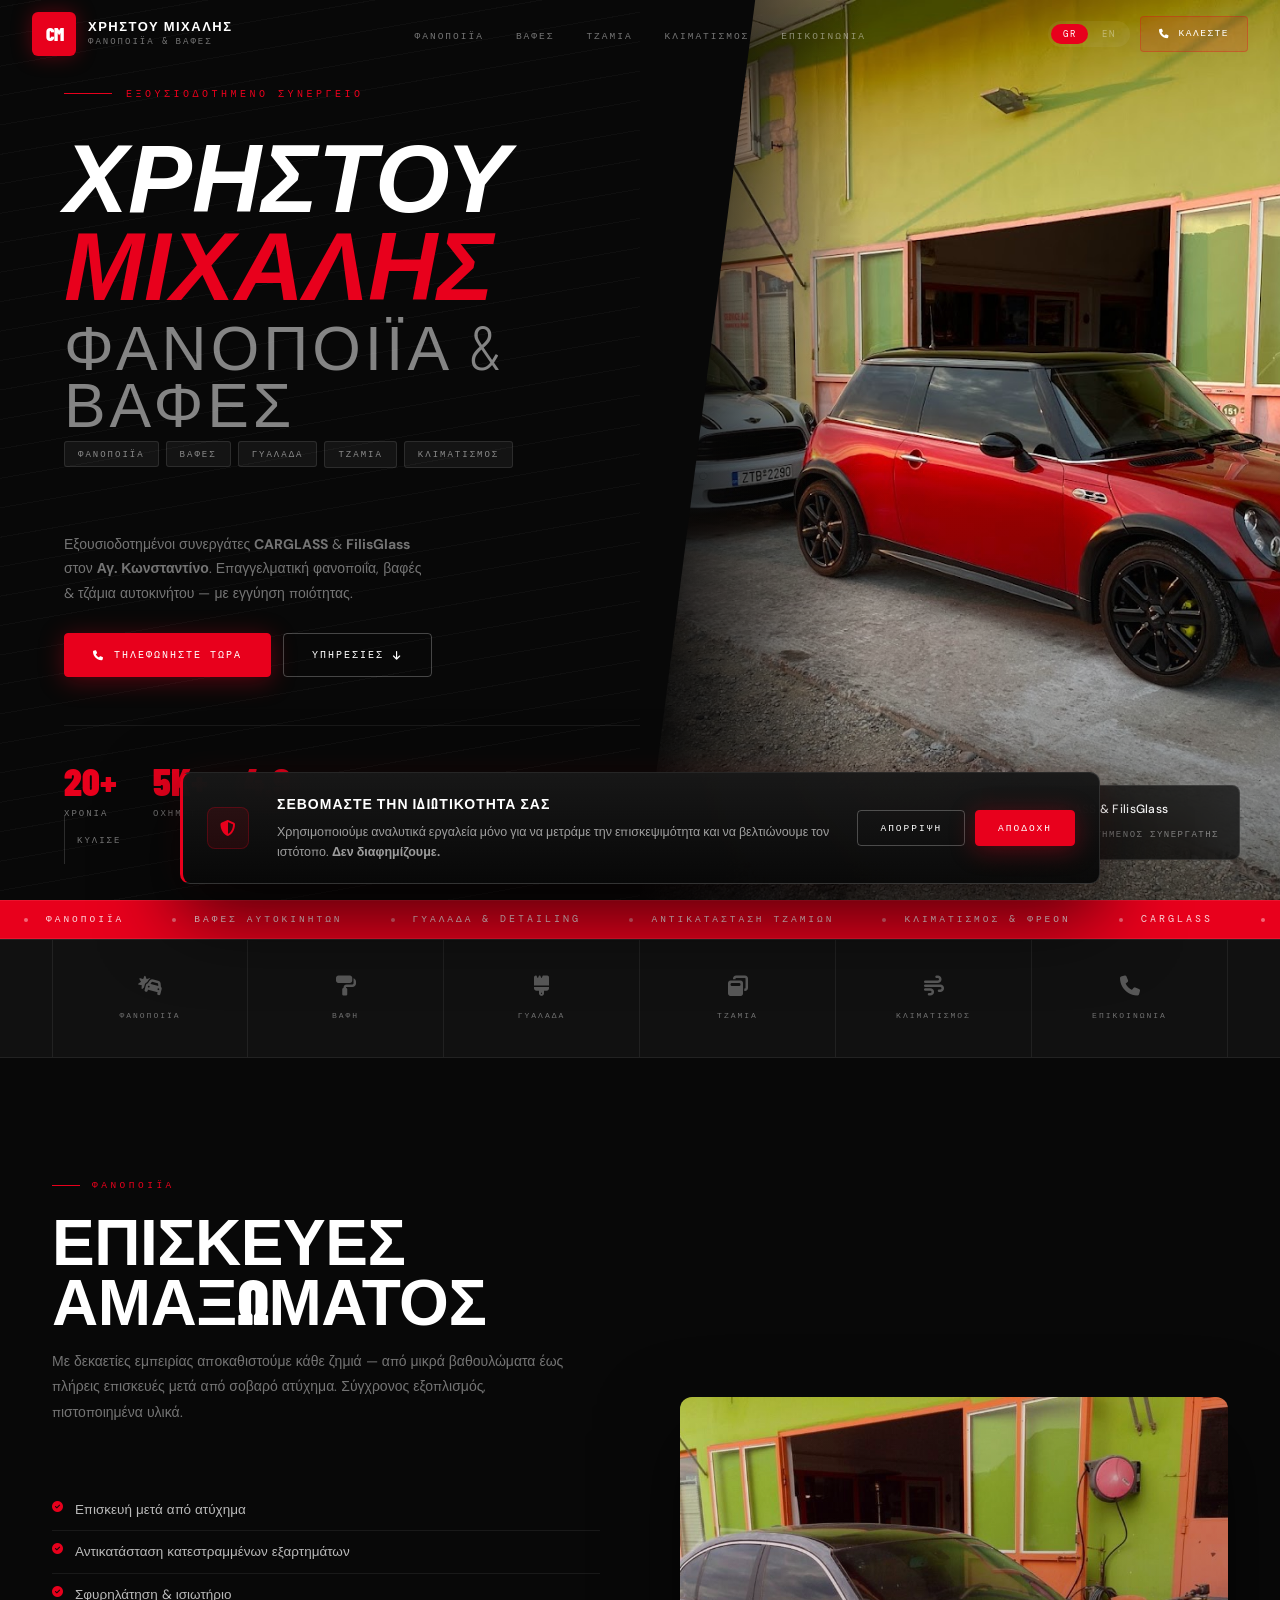
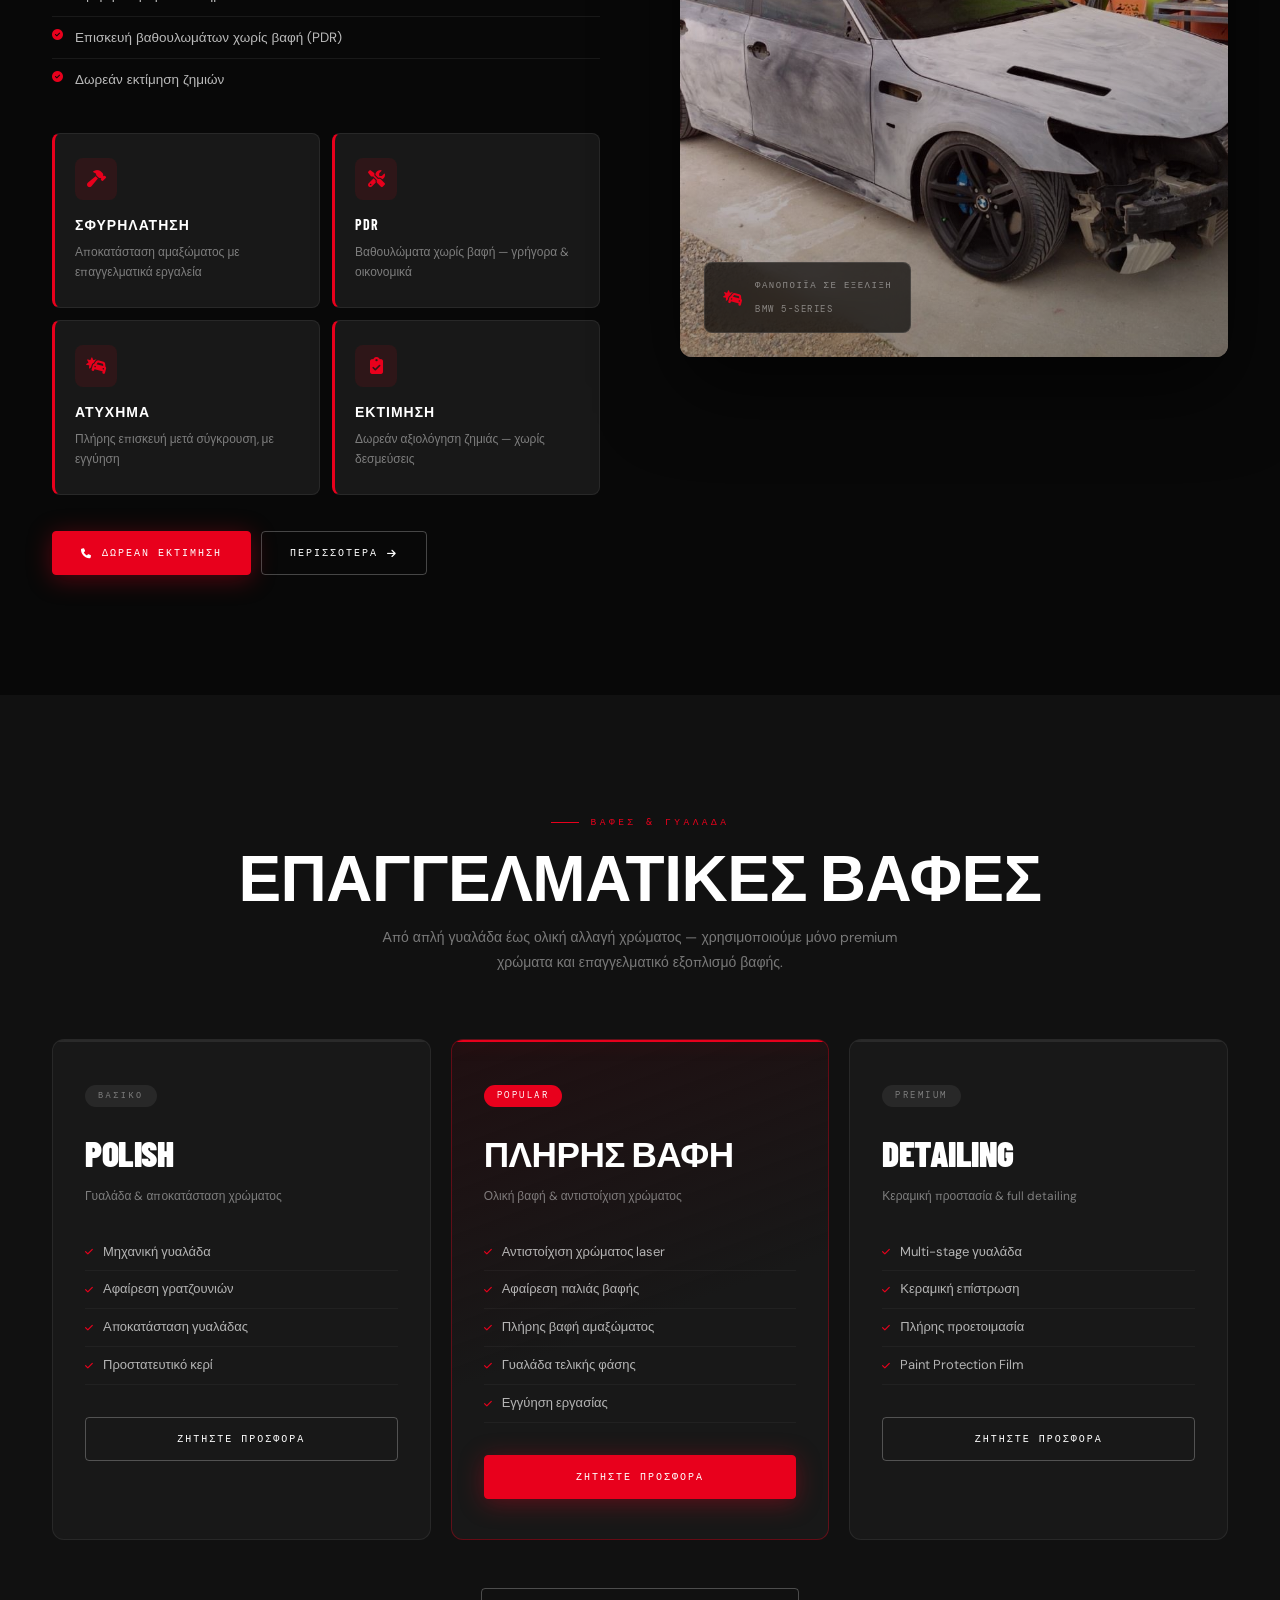
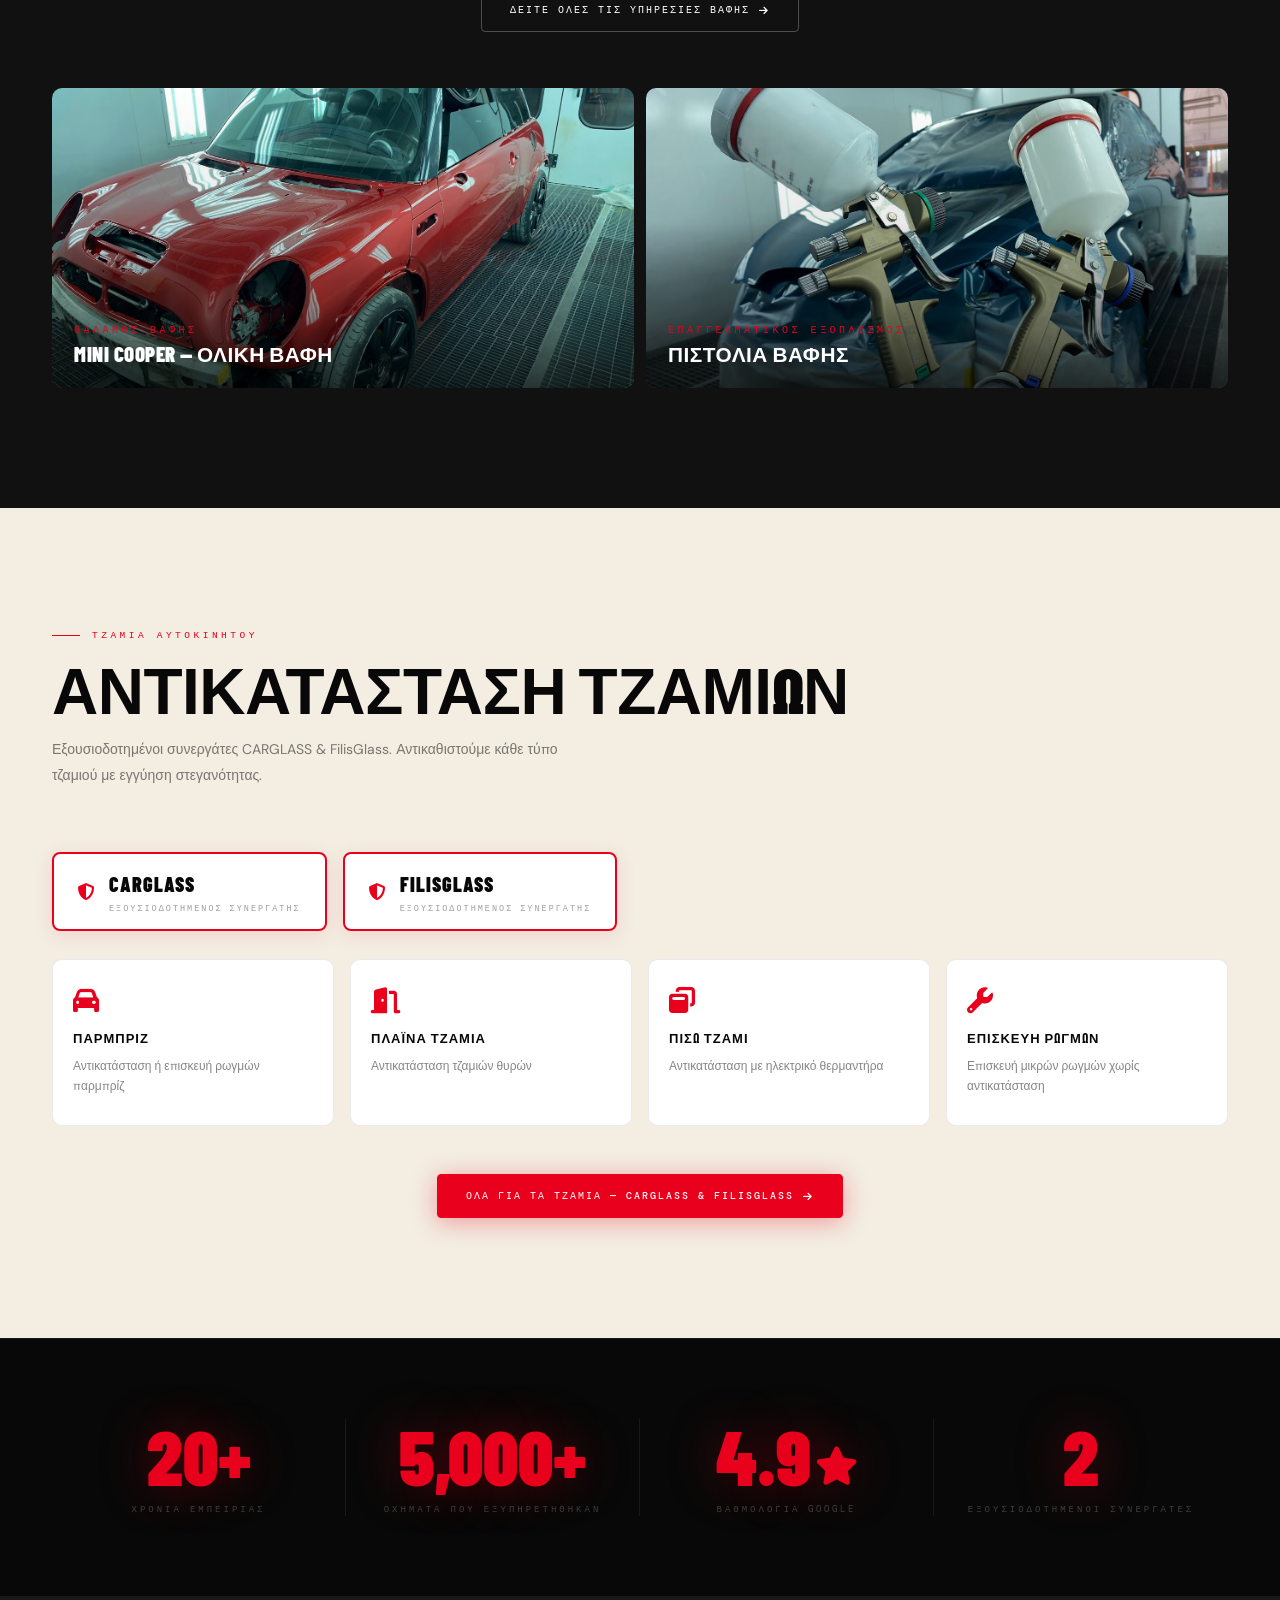
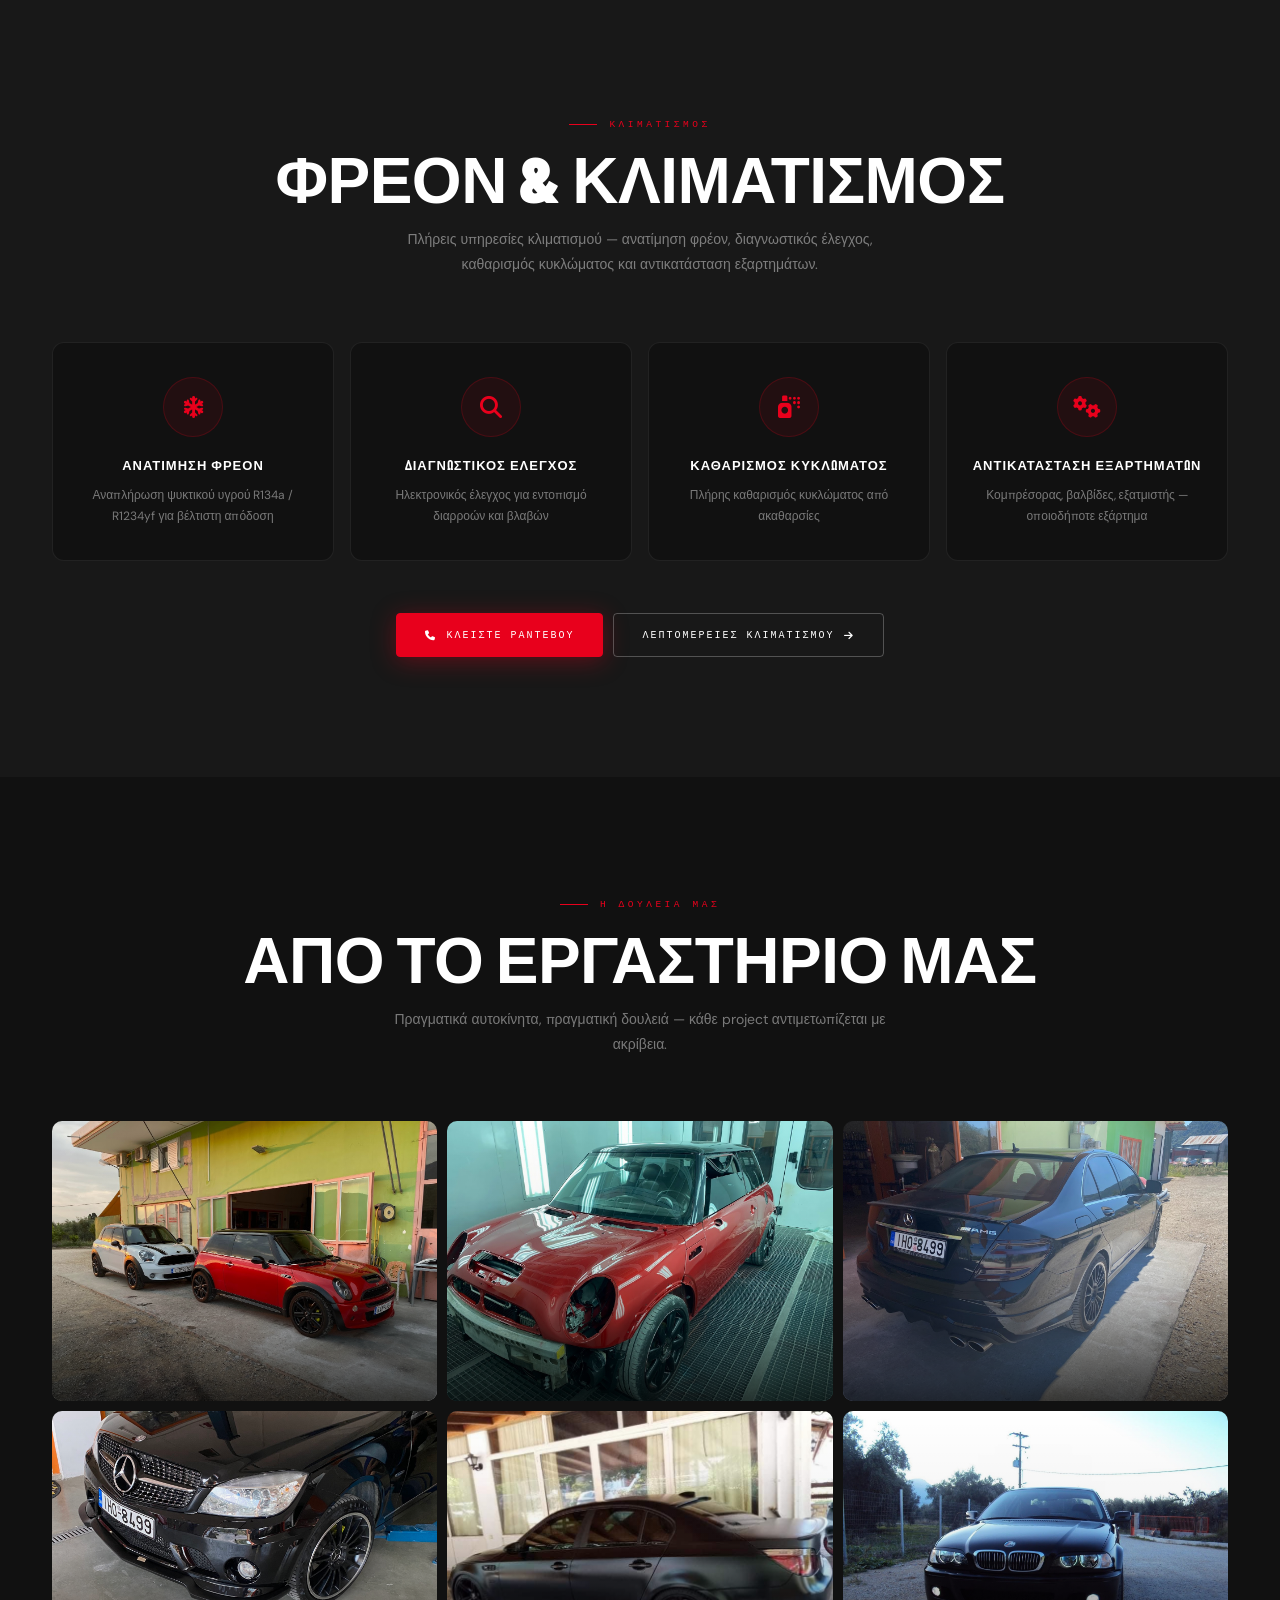
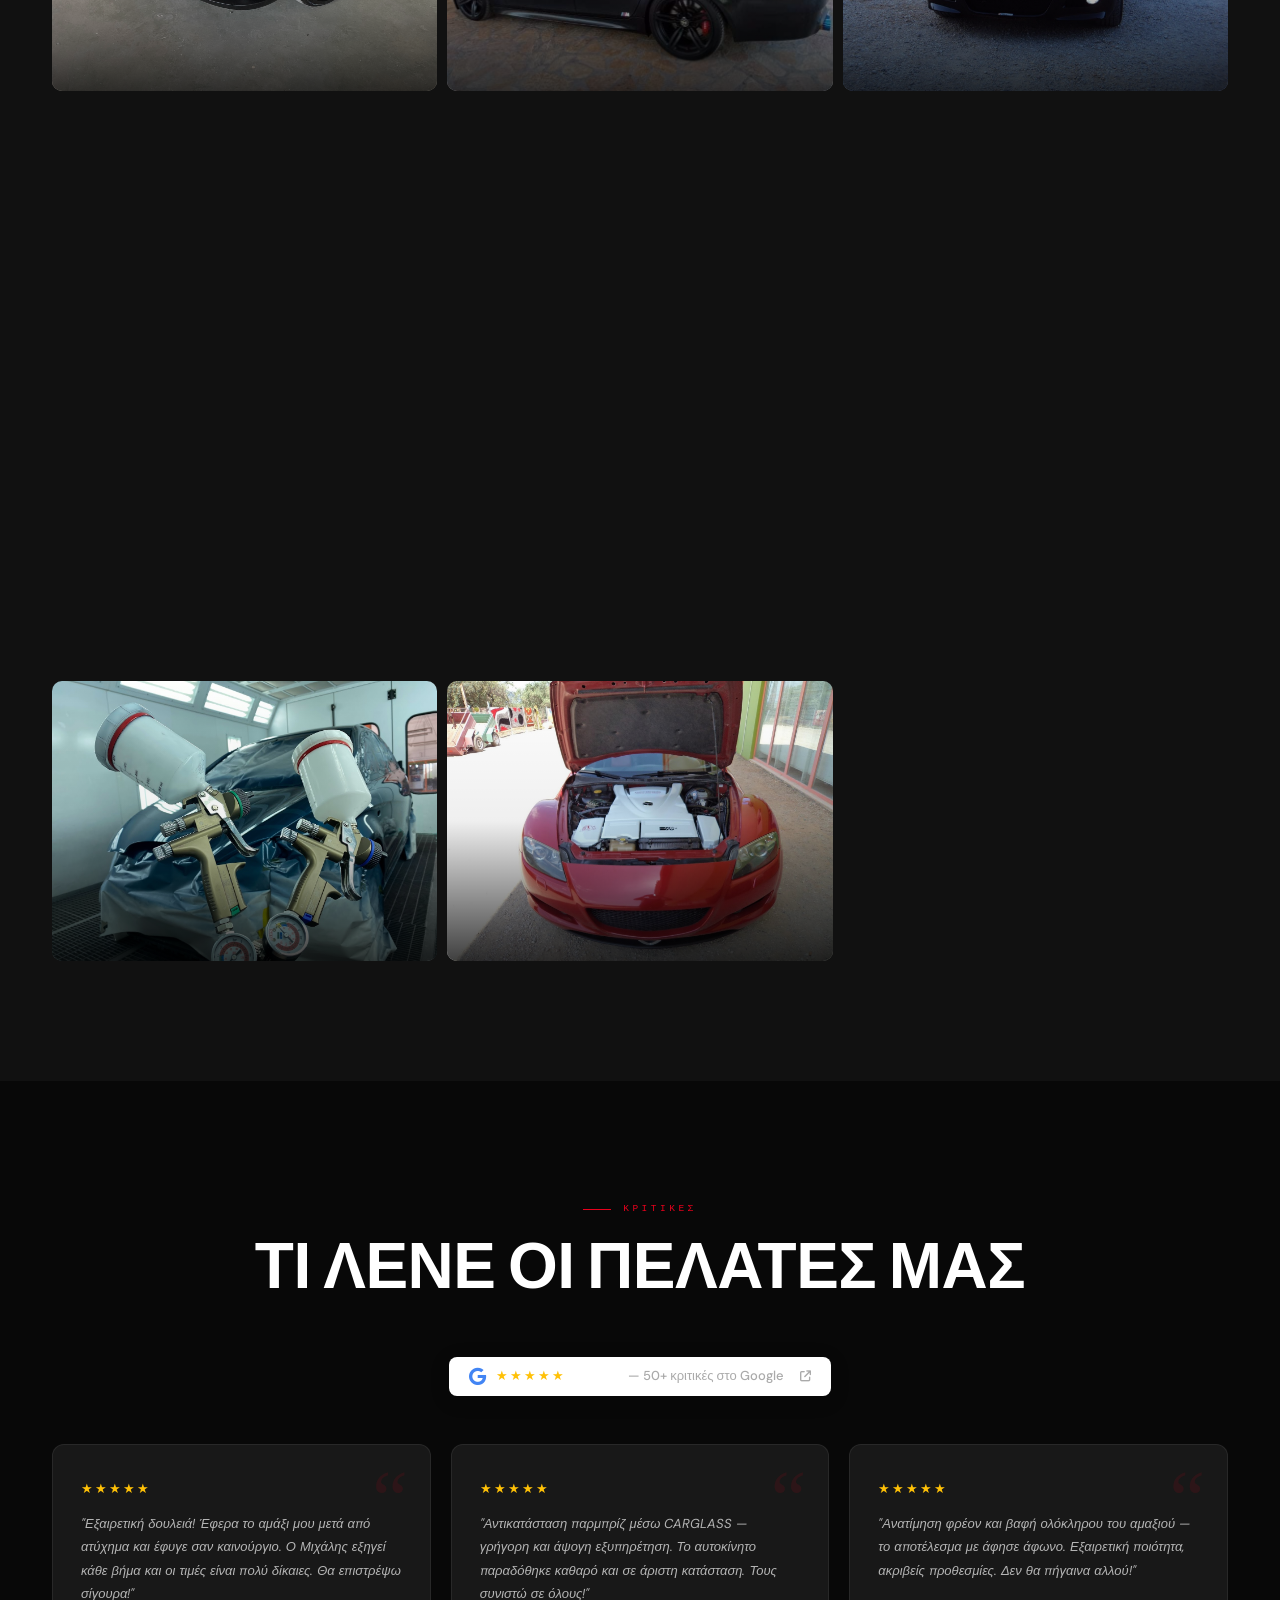
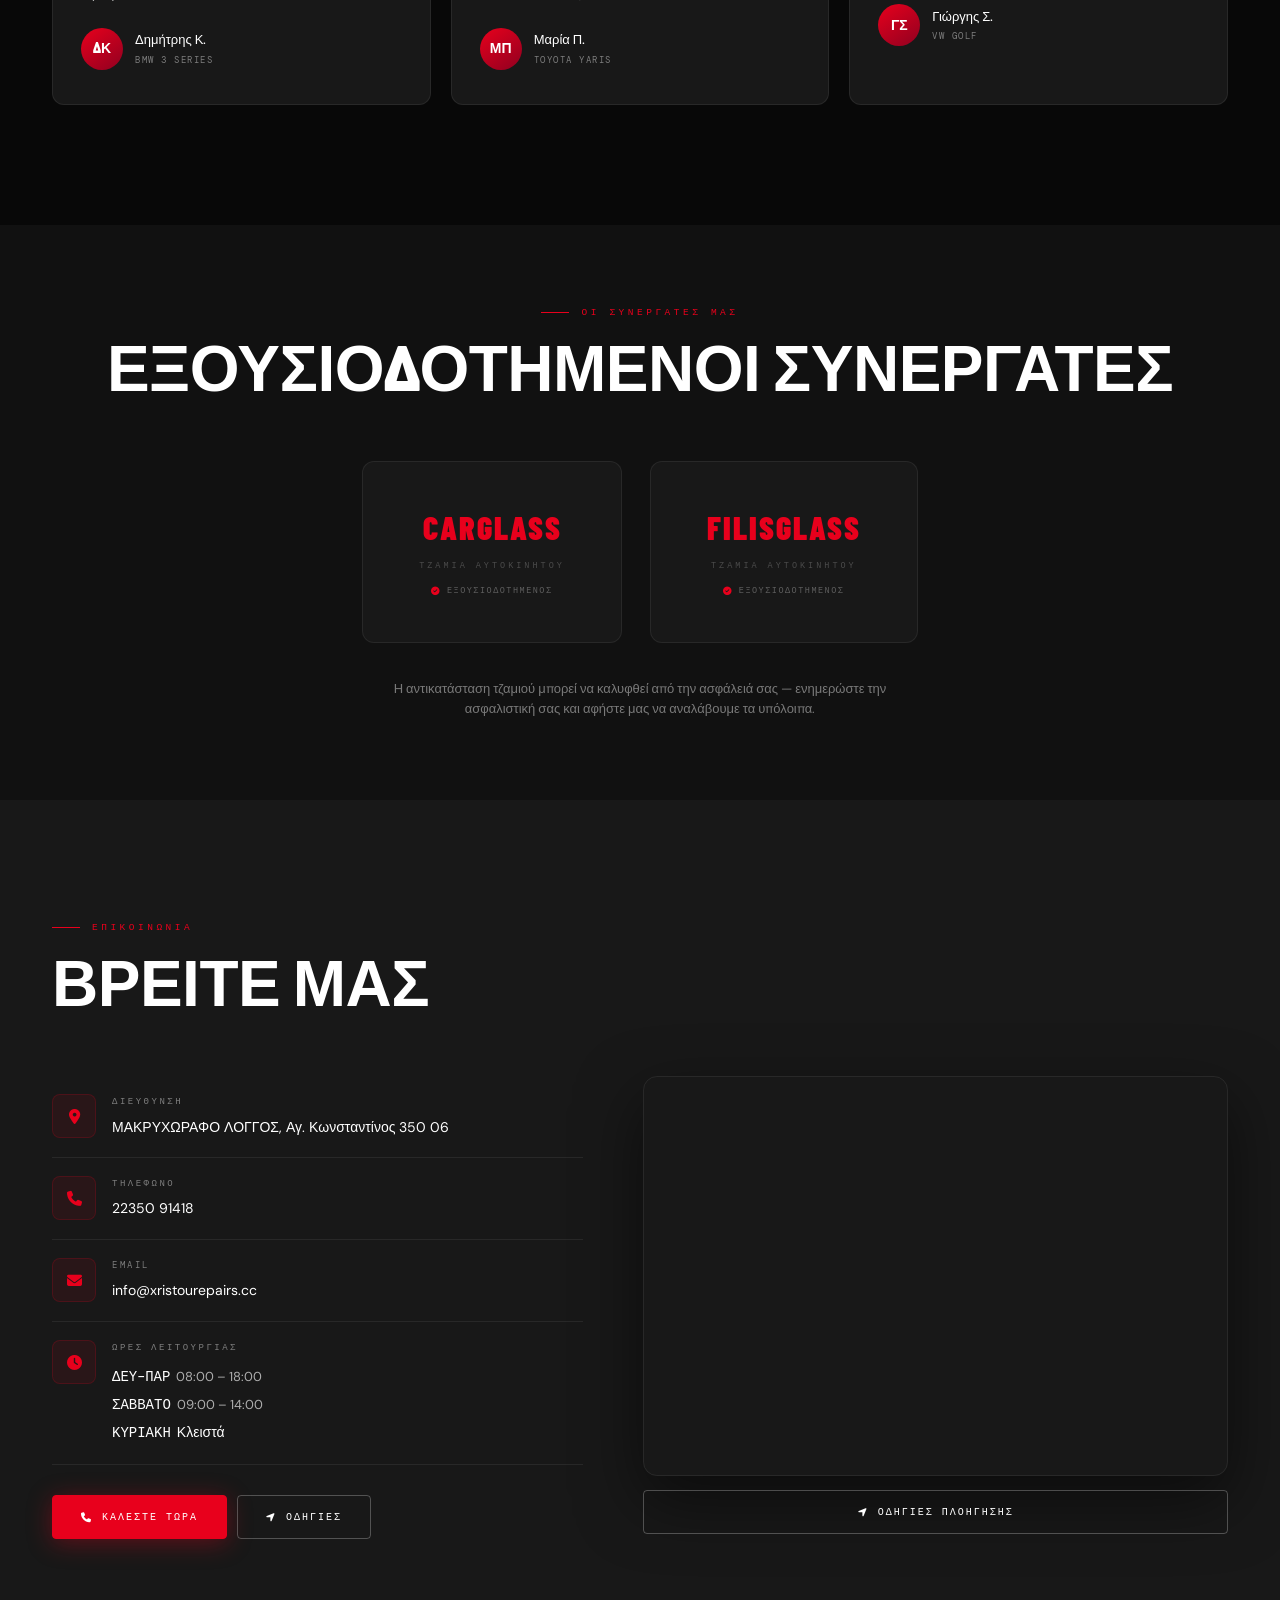
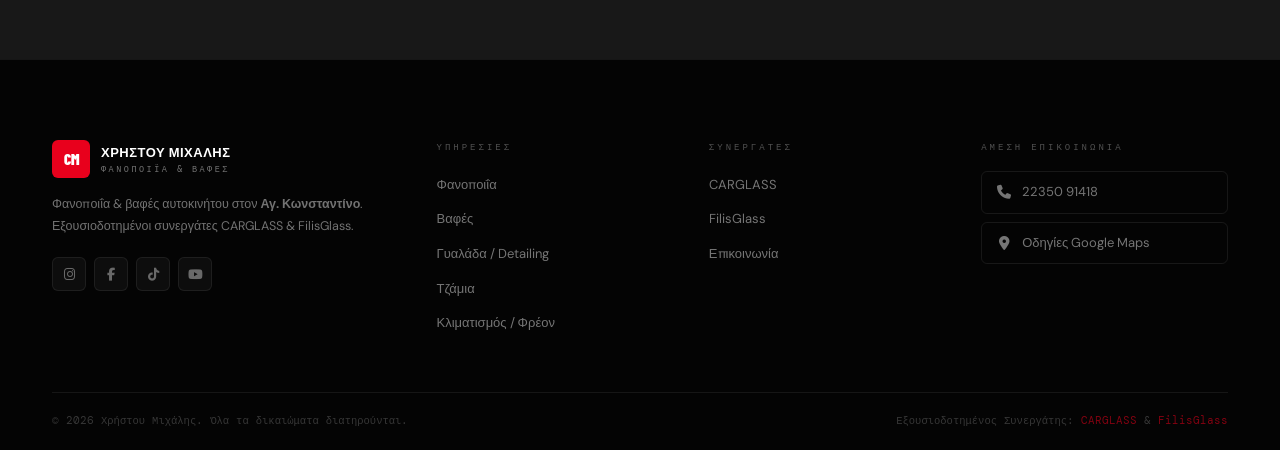
<file: index.html>
<!DOCTYPE html>
<html lang="el" class="lang-gr">
<head>
  <meta charset="UTF-8"/>
  <meta name="viewport" content="width=device-width, initial-scale=1.0"/>
  <meta name="theme-color" content="#080808"/>
  <title>Φανοποιΐα, Βαφές &amp; Τζάμια Αυτοκινήτου Αγ. Κωνσταντίνος | Χρήστου Μιχάλης</title>

  <!-- Google Analytics 4 (with Consent Mode v2 — denied by default) -->
  <script async src="https://www.googletagmanager.com/gtag/js?id=G-C0JNDDPHBD"></script>
  <script>
    window.dataLayer = window.dataLayer || [];
    function gtag(){dataLayer.push(arguments);}
    gtag('js', new Date());
    gtag('consent', 'default', {
      'ad_storage': 'denied',
      'ad_user_data': 'denied',
      'ad_personalization': 'denied',
      'analytics_storage': 'denied',
      'functionality_storage': 'granted',
      'security_storage': 'granted',
      'wait_for_update': 500
    });
    try{
      var __c = localStorage.getItem('xr-consent');
      if(__c === 'granted'){ gtag('consent', 'update', {'analytics_storage':'granted'}); }
    }catch(e){}
    gtag('config', 'G-C0JNDDPHBD', { 'anonymize_ip': true });
  </script>

  <!-- SEO -->
  <meta name="description" content="Φανοποιΐα, βαφές, αντικατάσταση τζαμιών & κλιματισμός αυτοκινήτου στον Αγ. Κωνσταντίνο Φθιώτιδας. Εξουσιοδοτημένοι συνεργάτες CARGLASS & FilisGlass. 20+ χρόνια εμπειρίας, 4.9★ Google. Καλέστε 22350 91418."/>
  <meta name="keywords" content="φανοποιΐα Αγ. Κωνσταντίνος, βαφές αυτοκινήτου Φθιώτιδα, αντικατάσταση παρμπρίζ, CARGLASS, FilisGlass, κλιματισμός αυτοκινήτου, body shop Greece"/>
  <meta name="robots" content="index, follow, max-image-preview:large"/>
  <link rel="canonical" href="https://xristourepairs.cc/"/>
  <link rel="alternate" hreflang="el" href="https://xristourepairs.cc/"/>
  <link rel="alternate" hreflang="en" href="https://xristourepairs.cc/"/>
  <link rel="alternate" hreflang="x-default" href="https://xristourepairs.cc/"/>
  <link rel="preload" as="image" href="images/2cars.jpg" fetchpriority="high"/>

  <!-- Open Graph (Discord, Facebook, WhatsApp) -->
  <meta property="og:type" content="website"/>
  <meta property="og:url" content="https://xristourepairs.cc/"/>
  <meta property="og:title" content="Φανοποιΐα & Βαφές Αγ. Κωνσταντίνος | Χρήστου Μιχάλης"/>
  <meta property="og:description" content="Φανοποιΐα, βαφές, αντικατάσταση τζαμιών & κλιματισμός αυτοκινήτου στον Αγ. Κωνσταντίνο. Εξουσιοδοτημένοι CARGLASS & FilisGlass."/>
  <meta property="og:image" content="https://xristourepairs.cc/images/2cars.jpg"/>
  <meta property="og:locale" content="el_GR"/>

  <!-- Twitter Card -->
  <meta name="twitter:card" content="summary_large_image"/>
  <meta name="twitter:title" content="Φανοποιΐα & Βαφές Αγ. Κωνσταντίνος | Χρήστου Μιχάλης"/>
  <meta name="twitter:description" content="Φανοποιΐα, βαφές, τζάμια & κλιματισμός στον Αγ. Κωνσταντίνο. Καλέστε 22350 91418."/>
  <meta name="twitter:image" content="https://xristourepairs.cc/images/2cars.jpg"/>

  <!-- LocalBusiness Schema -->
  <script type="application/ld+json">
  {
    "@context": "https://schema.org",
    "@type": "AutoBodyShop",
    "@id": "https://xristourepairs.cc/#business",
    "name": "Χρήστου Μιχάλης — Φανοποιΐα & Βαφές",
    "alternateName": ["Christou Michalis Body Shop", "Xristou Repairs"],
    "description": "Συνεργείο φανοποιΐας, βαφών, αντικατάστασης τζαμιών και κλιματισμού αυτοκινήτου στον Αγ. Κωνσταντίνο Φθιώτιδας. 20+ χρόνια εμπειρίας. Εξουσιοδοτημένοι συνεργάτες CARGLASS & FilisGlass.",
    "url": "https://xristourepairs.cc",
    "telephone": "+302235091418",
    "email": "info@xristourepairs.cc",
    "priceRange": "€€",
    "currenciesAccepted": "EUR",
    "paymentAccepted": "Cash, Credit Card, Bank Transfer",
    "image": [
      "https://xristourepairs.cc/images/2cars.jpg",
      "https://xristourepairs.cc/images/workshop-interior.jpg",
      "https://xristourepairs.cc/images/mini.jpg"
    ],
    "logo": "https://xristourepairs.cc/images/2cars.jpg",
    "foundingDate": "2005",
    "slogan": "Επισκευή με εγγύηση ποιότητας",
    "address": {
      "@type": "PostalAddress",
      "streetAddress": "ΜΑΚΡΥΧΩΡΑΦΟ ΛΟΓΓΟΣ",
      "addressLocality": "Αγιος Κωνσταντίνος",
      "addressRegion": "Φθιώτιδα",
      "postalCode": "350 06",
      "addressCountry": "GR"
    },
    "geo": {
      "@type": "GeoCoordinates",
      "latitude": 38.759283,
      "longitude": 22.8937898
    },
    "hasMap": "https://share.google/R8xZjEruglQLprxd4",
    "areaServed": [
      {"@type": "City", "name": "Άγιος Κωνσταντίνος"},
      {"@type": "City", "name": "Καμένα Βούρλα"},
      {"@type": "City", "name": "Λαμία"},
      {"@type": "City", "name": "Αταλάντη"},
      {"@type": "City", "name": "Λιβανάτες"},
      {"@type": "AdministrativeArea", "name": "Φθιώτιδα"},
      {"@type": "AdministrativeArea", "name": "Στερεά Ελλάδα"}
    ],
    "openingHoursSpecification": [
      {
        "@type": "OpeningHoursSpecification",
        "dayOfWeek": ["Monday","Tuesday","Wednesday","Thursday","Friday"],
        "opens": "08:00",
        "closes": "18:00"
      },
      {
        "@type": "OpeningHoursSpecification",
        "dayOfWeek": "Saturday",
        "opens": "09:00",
        "closes": "14:00"
      }
    ],
    "aggregateRating": {
      "@type": "AggregateRating",
      "ratingValue": "4.9",
      "reviewCount": "50",
      "bestRating": "5",
      "worstRating": "1"
    },
    "makesOffer": [
      {"@type": "Offer", "url": "https://xristourepairs.cc/fanopoiia/", "itemOffered": {"@type": "Service", "name": "Φανοποιΐα Αυτοκινήτου", "url": "https://xristourepairs.cc/fanopoiia/"}},
      {"@type": "Offer", "url": "https://xristourepairs.cc/vafes/", "itemOffered": {"@type": "Service", "name": "Βαφές Αυτοκινήτου & Detailing", "url": "https://xristourepairs.cc/vafes/"}},
      {"@type": "Offer", "url": "https://xristourepairs.cc/tzamia/", "itemOffered": {"@type": "Service", "name": "Αντικατάσταση Τζαμιών — CARGLASS & FilisGlass", "url": "https://xristourepairs.cc/tzamia/"}},
      {"@type": "Offer", "url": "https://xristourepairs.cc/klimatismos/", "itemOffered": {"@type": "Service", "name": "Κλιματισμός & Φρέον R134a/R1234yf", "url": "https://xristourepairs.cc/klimatismos/"}}
    ],
    "hasOfferCatalog": {
      "@type": "OfferCatalog",
      "name": "Υπηρεσίες",
      "itemListElement": [
        {"@type": "Offer", "url": "https://xristourepairs.cc/fanopoiia/", "itemOffered": {"@type": "Service", "name": "Φανοποιΐα"}},
        {"@type": "Offer", "url": "https://xristourepairs.cc/vafes/", "itemOffered": {"@type": "Service", "name": "Βαφές Αυτοκινήτου"}},
        {"@type": "Offer", "url": "https://xristourepairs.cc/tzamia/", "itemOffered": {"@type": "Service", "name": "Αντικατάσταση Τζαμιών"}},
        {"@type": "Offer", "url": "https://xristourepairs.cc/klimatismos/", "itemOffered": {"@type": "Service", "name": "Κλιματισμός & Φρέον"}}
      ]
    },
    "sameAs": [
      "https://share.google/R8xZjEruglQLprxd4"
    ]
  }
  </script>

  <!-- BreadcrumbList for homepage (single-item, marks site root) -->
  <script type="application/ld+json">
  {
    "@context": "https://schema.org",
    "@type": "BreadcrumbList",
    "itemListElement": [
      {"@type": "ListItem", "position": 1, "name": "Αρχική", "item": "https://xristourepairs.cc/"}
    ]
  }
  </script>

  <!-- WebSite Schema -->
  <script type="application/ld+json">
  {
    "@context": "https://schema.org",
    "@type": "WebSite",
    "url": "https://xristourepairs.cc/",
    "name": "Χρήστου Μιχάλης — Φανοποιΐα & Βαφές",
    "inLanguage": ["el-GR", "en-US"],
    "publisher": {"@id": "https://xristourepairs.cc/#business"}
  }
  </script>

  <script type="application/ld+json">
  {
    "@context": "https://schema.org",
    "@type": "FAQPage",
    "mainEntity": [
      {
        "@type": "Question",
        "name": "Πού βρίσκεται το συνεργείο Χρήστου Μιχάλης;",
        "acceptedAnswer": {
          "@type": "Answer",
          "text": "Το συνεργείο βρίσκεται στο ΜΑΚΡΥΧΩΡΑΦΟ ΛΟΓΓΟΣ, Αγ. Κωνσταντίνος 350 06."
        }
      },
      {
        "@type": "Question",
        "name": "Τι υπηρεσίες προσφέρετε;",
        "acceptedAnswer": {
          "@type": "Answer",
          "text": "Προσφέρουμε φανοποιΐα, βαφές αυτοκινήτου, αντικατάσταση &amp; επισκευή τζαμιών (εξουσιοδοτημένοι CARGLASS &amp; FilisGlass), κλιματισμό, γυαλάδα και detailing."
        }
      },
      {
        "@type": "Question",
        "name": "Ποιες είναι οι ώρες λειτουργίας;",
        "acceptedAnswer": {
          "@type": "Answer",
          "text": "Δευτέρα–Παρασκευή 08:00–18:00, Σάββατο 09:00–14:00, Κυριακή κλειστά."
        }
      },
      {
        "@type": "Question",
        "name": "Είστε εξουσιοδοτημένοι συνεργάτες CARGLASS;",
        "acceptedAnswer": {
          "@type": "Answer",
          "text": "Ναι, είμαστε εξουσιοδοτημένοι συνεργάτες CARGLASS και FilisGlass για αντικατάσταση και επισκευή τζαμιών αυτοκινήτου."
        }
      },
      {
        "@type": "Question",
        "name": "Πώς μπορώ να κλείσω ραντεβού;",
        "acceptedAnswer": {
          "@type": "Answer",
          "text": "Καλέστε μας στο 22350 91418 ή στείλτε email στο info@xristourepairs.cc. Προσφέρουμε δωρεάν εκτίμηση χωρίς δέσμευση."
        }
      },
      {
        "@type": "Question",
        "name": "Καλύπτετε περιοχές εκτός Αγ. Κωνσταντίνου;",
        "acceptedAnswer": {
          "@type": "Answer",
          "text": "Ναι, εξυπηρετούμε πελάτες από όλη τη Φθιώτιδα και τη Στερεά Ελλάδα — Λαμία, Καμένα Βούρλα, Αταλάντη, Λιβανάτες και ευρύτερα."
        }
      },
      {
        "@type": "Question",
        "name": "Καλύπτεται η επισκευή από την ασφάλειά μου;",
        "acceptedAnswer": {
          "@type": "Answer",
          "text": "Στις περισσότερες περιπτώσεις, η μικτή ασφάλεια καλύπτει επισκευές μετά από ατύχημα και τις περισσότερες αντικαταστάσεις τζαμιών. Συνεργαζόμαστε με όλες τις μεγάλες ασφαλιστικές εταιρείες και αναλαμβάνουμε τη γραφειοκρατία."
        }
      },
      {
        "@type": "Question",
        "name": "Δίνετε εγγύηση στις εργασίες;",
        "acceptedAnswer": {
          "@type": "Answer",
          "text": "Ναι, όλες οι εργασίες φανοποιΐας, βαφών και αντικατάστασης τζαμιών συνοδεύονται από γραπτή εγγύηση. Χρησιμοποιούμε μόνο πιστοποιημένα υλικά και σύγχρονο εξοπλισμό."
        }
      }
    ]
  }
  </script>
  <link rel="preconnect" href="https://fonts.googleapis.com"/>
  <link rel="preconnect" href="https://fonts.gstatic.com" crossorigin/>
  <link href="https://fonts.googleapis.com/css2?family=Barlow+Condensed:ital,wght@0,300;0,400;0,600;0,700;0,800;0,900;1,700;1,900&family=DM+Sans:wght@300;400;500&family=DM+Mono:wght@400;500&display=swap" rel="stylesheet"/>
  <link rel="stylesheet" href="https://cdnjs.cloudflare.com/ajax/libs/font-awesome/6.4.0/css/all.min.css"/>
  <link rel="stylesheet" href="css/styles.css"/>

</head>
<body>

<a class="skip-link" href="#body-repair">Skip to content</a>
<div class="lang-overlay" id="langOverlay" aria-hidden="true"><div class="lang-overlay-slice"></div><div class="lang-overlay-stripe"></div></div>
<div id="sp"></div>

<!-- NAVBAR -->
<nav id="nav">
  <div class="nav-in">
    <a href="#hero" class="nav-logo">
      <div class="nav-mark">CM</div>
      <div>
        <div class="nav-name gr">ΧΡΗΣΤΟΥ ΜΙΧΑΛΗΣ</div>
        <div class="nav-name en">CHRISTOU MICHALIS</div>
        <div class="nav-sub gr">Φανοποιΐα &amp; Βαφές</div>
        <div class="nav-sub en">Body Shop &amp; Paint</div>
      </div>
    </a>
    <ul class="nav-links">
      <li><a href="fanopoiia/"><span class="gr">Φανοποιΐα</span><span class="en">Body Repair</span></a></li>
      <li><a href="vafes/"><span class="gr">Βαφές</span><span class="en">Paint</span></a></li>
      <li><a href="tzamia/"><span class="gr">Τζάμια</span><span class="en">Glass</span></a></li>
      <li><a href="klimatismos/"><span class="gr">Κλιματισμός</span><span class="en">AC</span></a></li>
      <li><a href="#contact"><span class="gr">Επικοινωνία</span><span class="en">Contact</span></a></li>
    </ul>
    <div class="nav-right">
      <div class="lang-row">
        <button class="l-btn active" id="btnGR" onclick="setLang('gr')">GR</button>
        <button class="l-btn" id="btnEN" onclick="setLang('en')">EN</button>
      </div>
      <a href="tel:+302235091418" class="nav-call" aria-label="Call us: 22350 91418"><i class="fas fa-phone"></i><span class="gr">Καλέστε</span><span class="en">Call</span></a>
      <button class="hamburger" id="ham" aria-label="Toggle navigation" aria-expanded="false" aria-controls="mob" onclick="toggleMenu()"><span></span><span></span><span></span></button>
    </div>
  </div>
</nav>

<!-- MOBILE MENU -->
<div id="mob" role="dialog" aria-modal="true" aria-label="Navigation">
  <a href="fanopoiia/" onclick="closeMenu()"><span class="gr">Φανοποιΐα</span><span class="en">Body Repair</span></a>
  <a href="vafes/" onclick="closeMenu()"><span class="gr">Βαφές</span><span class="en">Paint &amp; Polish</span></a>
  <a href="tzamia/" onclick="closeMenu()"><span class="gr">Τζάμια</span><span class="en">Glass</span></a>
  <a href="klimatismos/" onclick="closeMenu()"><span class="gr">Κλιματισμός</span><span class="en">AC Service</span></a>
  <a href="#contact" onclick="closeMenu()"><span class="gr">Επικοινωνία</span><span class="en">Contact</span></a>
  <div class="mob-lang">
    <button class="mob-l active" id="mGR" onclick="setLang('gr');updateMobLang('gr')">ΕΛΛΗΝΙΚΑ</button>
    <button class="mob-l" id="mEN" onclick="setLang('en');updateMobLang('en')">ENGLISH</button>
  </div>
  <div class="mob-social">
    <a href="#" aria-label="Instagram"><i class="fab fa-instagram"></i></a>
    <a href="#" aria-label="Facebook"><i class="fab fa-facebook"></i></a>
    <a href="#" aria-label="TikTok"><i class="fab fa-tiktok"></i></a>
  </div>
</div>

<!-- HERO -->
<section id="hero">
  <div class="hero-speed-lines"></div>
  <div class="hero-left">
    <div class="hero-eyebrow">
      <div class="hero-line"></div>
      <span class="f-label gr">Εξουσιοδοτημένο Συνεργείο</span>
      <span class="f-label en">Authorized Body Shop</span>
    </div>

    <h1 class="hero-h1">
      <span class="gr">ΧΡΗΣΤΟΥ<br><span class="accent">ΜΙΧΑΛΗΣ</span></span>
      <span class="en">CHRISTOU<br><span class="accent">MICHALIS</span></span>
      <span class="thin gr">Φανοποιΐα &amp; Βαφές</span>
      <span class="thin en">Body Shop &amp; Paint</span>
    </h1>

    <div class="hero-pills">
      <span class="h-pill gr">Φανοποιΐα</span><span class="h-pill en">Body Repair</span>
      <span class="h-pill gr">Βαφές</span><span class="h-pill en">Paint</span>
      <span class="h-pill gr">Γυαλάδα</span><span class="h-pill en">Polish</span>
      <span class="h-pill gr">Τζάμια</span><span class="h-pill en">Glass</span>
      <span class="h-pill gr">Κλιματισμός</span><span class="h-pill en">AC Freon</span>
    </div>

    <p class="hero-desc">
      <span class="gr">Εξουσιοδοτημένοι συνεργάτες <strong>CARGLASS</strong> &amp; <strong>FilisGlass</strong> στον <strong>Αγ. Κωνσταντίνο</strong>. Επαγγελματική φανοποιΐα, βαφές &amp; τζάμια αυτοκινήτου — με εγγύηση ποιότητας.</span>
      <span class="en">Authorized <strong>CARGLASS</strong> &amp; <strong>FilisGlass</strong> partners in <strong>Ag. Konstantinos</strong>. Professional body repair, paint &amp; glass — backed by a quality guarantee.</span>
    </p>

    <div class="hero-btns">
      <a href="tel:+302235091418" class="btn btn-red">
        <i class="fas fa-phone"></i>
        <span class="gr">Τηλεφωνήστε Τώρα</span>
        <span class="en">Call Now</span>
      </a>
      <a href="#sbar" class="btn btn-outline">
        <span class="gr">Υπηρεσίες</span>
        <span class="en">Services</span>
        <i class="fas fa-arrow-down"></i>
      </a>
    </div>

    <div class="hero-stats">
      <div>
        <div class="h-stat-n">20+</div>
        <div class="h-stat-l gr">Χρόνια</div>
        <div class="h-stat-l en">Years</div>
      </div>
      <div>
        <div class="h-stat-n">5K+</div>
        <div class="h-stat-l gr">Οχήματα</div>
        <div class="h-stat-l en">Vehicles</div>
      </div>
      <div>
        <div class="h-stat-n">4.9</div>
        <div class="h-stat-l gr">Google ★</div>
        <div class="h-stat-l en">Google ★</div>
      </div>
    </div>
  </div>

  <div class="hero-right">
    <img src="images/2cars.jpg" alt="Christou Michalis Body Shop — customer vehicles" fetchpriority="high"/>
    <div class="hero-right-overlay"></div>
    <div class="hero-badge">
      <i class="fas fa-shield-alt"></i>
      <div>
        <strong>CARGLASS &amp; FilisGlass</strong>
        <span class="gr">Εξουσιοδοτημένος Συνεργάτης</span>
        <span class="en">Authorized Partner</span>
      </div>
    </div>
  </div>

  <div class="scroll-cue" onclick="document.getElementById('sbar').scrollIntoView({behavior:'smooth'})">
    <div class="scroll-cue-track"></div>
    <span class="gr">Κύλισε</span>
    <span class="en">Scroll</span>
  </div>
</section>

<!-- MARQUEE -->
<div class="marquee-strip">
  <div class="marquee-track">
    <span class="m-item"><span class="m-dot"></span><span class="gr">Φανοποιΐα</span><span class="en">Body Repair</span></span>
    <span class="m-item"><span class="m-dot"></span><span class="gr">Βαφές Αυτοκινήτων</span><span class="en">Car Paint</span></span>
    <span class="m-item"><span class="m-dot"></span><span class="gr">Γυαλάδα &amp; Detailing</span><span class="en">Polish &amp; Detailing</span></span>
    <span class="m-item"><span class="m-dot"></span><span class="gr">Αντικατάσταση Τζαμιών</span><span class="en">Glass Replacement</span></span>
    <span class="m-item"><span class="m-dot"></span><span class="gr">Κλιματισμός &amp; Φρέον</span><span class="en">AC &amp; Freon</span></span>
    <span class="m-item"><span class="m-dot"></span>CARGLASS</span>
    <span class="m-item"><span class="m-dot"></span>FILISGLASS</span>
    <span class="m-item"><span class="m-dot"></span><span class="gr">Φανοποιΐα</span><span class="en">Body Repair</span></span>
    <span class="m-item"><span class="m-dot"></span><span class="gr">Βαφές Αυτοκινήτων</span><span class="en">Car Paint</span></span>
    <span class="m-item"><span class="m-dot"></span><span class="gr">Γυαλάδα &amp; Detailing</span><span class="en">Polish &amp; Detailing</span></span>
    <span class="m-item"><span class="m-dot"></span><span class="gr">Αντικατάσταση Τζαμιών</span><span class="en">Glass Replacement</span></span>
    <span class="m-item"><span class="m-dot"></span><span class="gr">Κλιματισμός &amp; Φρέον</span><span class="en">AC &amp; Freon</span></span>
    <span class="m-item"><span class="m-dot"></span>CARGLASS</span>
    <span class="m-item"><span class="m-dot"></span>FILISGLASS</span>
  </div>
</div>

<!-- SERVICES BAR -->
<div id="sbar">
  <div class="wrap">
    <div class="sbar-grid">
      <a href="fanopoiia/" class="sbar-item">
        <i class="fas fa-car-crash sbar-icon"></i>
        <span class="sbar-lbl gr">Φανοποιΐα</span><span class="sbar-lbl en">Body Repair</span>
      </a>
      <a href="vafes/" class="sbar-item">
        <i class="fas fa-paint-roller sbar-icon"></i>
        <span class="sbar-lbl gr">Βαφή</span><span class="sbar-lbl en">Paint</span>
      </a>
      <a href="vafes/" class="sbar-item">
        <i class="fas fa-brush sbar-icon"></i>
        <span class="sbar-lbl gr">Γυαλάδα</span><span class="sbar-lbl en">Polish</span>
      </a>
      <a href="tzamia/" class="sbar-item">
        <i class="fas fa-window-restore sbar-icon"></i>
        <span class="sbar-lbl gr">Τζάμια</span><span class="sbar-lbl en">Glass</span>
      </a>
      <a href="klimatismos/" class="sbar-item">
        <i class="fas fa-wind sbar-icon"></i>
        <span class="sbar-lbl gr">Κλιματισμός</span><span class="sbar-lbl en">AC Freon</span>
      </a>
      <a href="#contact" class="sbar-item">
        <i class="fas fa-phone sbar-icon"></i>
        <span class="sbar-lbl gr">Επικοινωνία</span><span class="sbar-lbl en">Contact</span>
      </a>
    </div>
  </div>
</div>

<!-- BODY REPAIR -->
<section id="body-repair" class="section-pad">
  <div class="section-num-bg left">01</div>
  <div class="wrap">
    <div class="br-grid">
      <!-- Left text -->
      <div class="sr up">
        <div class="s-head">
          <div class="s-tag"><span class="gr">Φανοποιΐα</span><span class="en">Body Repair</span></div>
          <h2 class="s-h2"><span class="gr">Επισκευές<br>Αμαξώματος</span><span class="en">Bodywork<br>Repair</span></h2>
          <p class="s-sub">
            <span class="gr">Με δεκαετίες εμπειρίας αποκαθιστούμε κάθε ζημιά — από μικρά βαθουλώματα έως πλήρεις επισκευές μετά από σοβαρό ατύχημα. Σύγχρονος εξοπλισμός, πιστοποιημένα υλικά.</span>
            <span class="en">With decades of experience, we restore any damage — from minor dents to full post-accident repairs. Modern equipment, certified materials.</span>
          </p>
        </div>

        <ul class="feat-list">
          <li><i class="fas fa-check-circle"></i><span class="gr">Επισκευή μετά από ατύχημα</span><span class="en">Post-accident repair</span></li>
          <li><i class="fas fa-check-circle"></i><span class="gr">Αντικατάσταση κατεστραμμένων εξαρτημάτων</span><span class="en">Damaged parts replacement</span></li>
          <li><i class="fas fa-check-circle"></i><span class="gr">Σφυρηλάτηση &amp; ισιωτήριο</span><span class="en">Hammering &amp; straightening</span></li>
          <li><i class="fas fa-check-circle"></i><span class="gr">Επισκευή βαθουλωμάτων χωρίς βαφή (PDR)</span><span class="en">Paintless dent repair (PDR)</span></li>
          <li><i class="fas fa-check-circle"></i><span class="gr">Δωρεάν εκτίμηση ζημιών</span><span class="en">Free damage assessment</span></li>
        </ul>

        <div class="br-cards" style="margin-top:32px">
          <div class="br-card sr d1">
            <div class="br-card-icon"><i class="fas fa-hammer"></i></div>
            <h4><span class="gr">Σφυρηλάτηση</span><span class="en">Panel Beating</span></h4>
            <p><span class="gr">Αποκατάσταση αμαξώματος με επαγγελματικά εργαλεία</span><span class="en">Bodywork restoration with professional tools</span></p>
          </div>
          <div class="br-card sr d2">
            <div class="br-card-icon"><i class="fas fa-tools"></i></div>
            <h4><span class="gr">PDR</span><span class="en">PDR</span></h4>
            <p><span class="gr">Βαθουλώματα χωρίς βαφή — γρήγορα &amp; οικονομικά</span><span class="en">Dent repair without paint — fast &amp; cost-effective</span></p>
          </div>
          <div class="br-card sr d3">
            <div class="br-card-icon"><i class="fas fa-car-crash"></i></div>
            <h4><span class="gr">Ατύχημα</span><span class="en">Accident</span></h4>
            <p><span class="gr">Πλήρης επισκευή μετά σύγκρουση, με εγγύηση</span><span class="en">Full collision repair with guarantee</span></p>
          </div>
          <div class="br-card sr d4">
            <div class="br-card-icon"><i class="fas fa-clipboard-check"></i></div>
            <h4><span class="gr">Εκτίμηση</span><span class="en">Estimate</span></h4>
            <p><span class="gr">Δωρεάν αξιολόγηση ζημιάς — χωρίς δεσμεύσεις</span><span class="en">Free damage assessment — no obligation</span></p>
          </div>
        </div>

        <div style="margin-top:36px;display:flex;gap:10px;flex-wrap:wrap">
          <a href="tel:+302235091418" class="btn btn-red">
            <i class="fas fa-phone"></i>
            <span class="gr">Δωρεάν Εκτίμηση</span>
            <span class="en">Free Estimate</span>
          </a>
          <a href="fanopoiia/" class="btn btn-outline">
            <span class="gr">Περισσότερα</span>
            <span class="en">Learn More</span>
            <i class="fas fa-arrow-right"></i>
          </a>
        </div>
      </div>

      <!-- Right image -->
      <div class="img-panel sr dn" style="height:560px">
        <img src="images/2022-08-26.jpg" alt="BMW body repair in progress at Christou Michalis body shop, Ag. Konstantinos" loading="lazy"/>
        <div class="img-panel-overlay"></div>
        <div class="img-badge">
          <i class="fas fa-car-crash"></i>
          <div>
            <strong><span class="gr">Φανοποιΐα σε εξέλιξη</span><span class="en">Body Repair in Progress</span></strong>
            <span>BMW 5-Series</span>
          </div>
        </div>
      </div>
    </div>
  </div>
</section>

<!-- PAINT & POLISH -->
<section id="paint-polish" class="section-pad">
  <div class="section-num-bg right">02</div>
  <div class="wrap">
    <div class="s-head center sr">
      <div class="s-tag" style="justify-content:center"><span class="gr">Βαφές &amp; Γυαλάδα</span><span class="en">Paint &amp; Polish</span></div>
      <h2 class="s-h2"><span class="gr">Επαγγελματικές Βαφές</span><span class="en">Professional Paint</span></h2>
      <p class="s-sub">
        <span class="gr">Από απλή γυαλάδα έως ολική αλλαγή χρώματος — χρησιμοποιούμε μόνο premium χρώματα και επαγγελματικό εξοπλισμό βαφής.</span>
        <span class="en">From a simple polish to a full colour change — we use only premium paints and professional spray equipment.</span>
      </p>
    </div>

    <div class="tiers-wrap">
      <div class="tier sr d1">
        <div class="tier-stripe"></div>
        <div class="tier-badge gr">Βασικό</div>
        <div class="tier-badge en">Basic</div>
        <div class="tier-title">POLISH</div>
        <div class="tier-sub gr">Γυαλάδα &amp; αποκατάσταση χρώματος</div>
        <div class="tier-sub en">Paint correction &amp; machine polish</div>
        <ul class="tier-list">
          <li><i class="fas fa-check"></i><span class="gr">Μηχανική γυαλάδα</span><span class="en">Machine polish</span></li>
          <li><i class="fas fa-check"></i><span class="gr">Αφαίρεση γρατζουνιών</span><span class="en">Scratch removal</span></li>
          <li><i class="fas fa-check"></i><span class="gr">Αποκατάσταση γυαλάδας</span><span class="en">Gloss restoration</span></li>
          <li><i class="fas fa-check"></i><span class="gr">Προστατευτικό κερί</span><span class="en">Protective wax</span></li>
        </ul>
        <a href="tel:+302235091418" class="btn btn-outline tier-cta"><span class="gr">Ζητήστε Προσφορά</span><span class="en">Get a Quote</span></a>
      </div>

      <div class="tier hot sr d2">
        <div class="tier-stripe"></div>
        <div class="tier-badge">POPULAR</div>
        <div class="tier-title gr">ΠΛΗΡΗΣ ΒΑΦΗ</div>
        <div class="tier-title en">FULL RESPRAY</div>
        <div class="tier-sub gr">Ολική βαφή &amp; αντιστοίχιση χρώματος</div>
        <div class="tier-sub en">Full vehicle repaint &amp; colour match</div>
        <ul class="tier-list">
          <li><i class="fas fa-check"></i><span class="gr">Αντιστοίχιση χρώματος laser</span><span class="en">Laser colour matching</span></li>
          <li><i class="fas fa-check"></i><span class="gr">Αφαίρεση παλιάς βαφής</span><span class="en">Old paint removal</span></li>
          <li><i class="fas fa-check"></i><span class="gr">Πλήρης βαφή αμαξώματος</span><span class="en">Full bodywork repaint</span></li>
          <li><i class="fas fa-check"></i><span class="gr">Γυαλάδα τελικής φάσης</span><span class="en">Final stage polish</span></li>
          <li><i class="fas fa-check"></i><span class="gr">Εγγύηση εργασίας</span><span class="en">Work guarantee</span></li>
        </ul>
        <a href="tel:+302235091418" class="btn btn-red tier-cta"><span class="gr">Ζητήστε Προσφορά</span><span class="en">Get a Quote</span></a>
      </div>

      <div class="tier sr d3">
        <div class="tier-stripe"></div>
        <div class="tier-badge">PREMIUM</div>
        <div class="tier-title">DETAILING</div>
        <div class="tier-sub gr">Κεραμική προστασία &amp; full detailing</div>
        <div class="tier-sub en">Ceramic coating &amp; full detailing</div>
        <ul class="tier-list">
          <li><i class="fas fa-check"></i><span class="gr">Multi-stage γυαλάδα</span><span class="en">Multi-stage polish</span></li>
          <li><i class="fas fa-check"></i><span class="gr">Κεραμική επίστρωση</span><span class="en">Ceramic coating</span></li>
          <li><i class="fas fa-check"></i><span class="gr">Πλήρης προετοιμασία</span><span class="en">Full surface prep</span></li>
          <li><i class="fas fa-check"></i><span class="gr">Paint Protection Film</span><span class="en">Paint Protection Film</span></li>
        </ul>
        <a href="tel:+302235091418" class="btn btn-outline tier-cta"><span class="gr">Ζητήστε Προσφορά</span><span class="en">Get a Quote</span></a>
      </div>
    </div>

    <div style="text-align:center;margin:48px 0 0">
      <a href="vafes/" class="btn btn-outline"><span class="gr">Δείτε όλες τις υπηρεσίες βαφής</span><span class="en">See all paint services</span><i class="fas fa-arrow-right"></i></a>
    </div>

    <div class="photo-split">
      <div class="ps-item sr up">
        <img src="images/mini.jpg" alt="MINI Cooper in paint booth full respray" loading="lazy"/>
        <div class="ps-overlay"></div>
        <div class="ps-label">
          <span class="f-label gr">Θάλαμος Βαφής</span><span class="f-label en">Paint Booth</span>
          <h4><span class="gr">MINI Cooper — Ολική Βαφή</span><span class="en">MINI Cooper — Full Respray</span></h4>
        </div>
      </div>
      <div class="ps-item sr dn">
        <img src="images/pistols.jpg" alt="Professional spray guns" loading="lazy"/>
        <div class="ps-overlay"></div>
        <div class="ps-label">
          <span class="f-label gr">Επαγγελματικός Εξοπλισμός</span><span class="f-label en">Professional Equipment</span>
          <h4><span class="gr">Πιστόλια Βαφής</span><span class="en">Spray Guns</span></h4>
        </div>
      </div>
    </div>
  </div>
</section>

<!-- GLASS -->
<section id="glass-section" class="section-pad">
  <div class="wrap">
    <div class="s-head sr">
      <div class="s-tag"><span class="gr">Τζάμια Αυτοκινήτου</span><span class="en">Automotive Glass</span></div>
      <h2 class="s-h2"><span class="gr">Αντικατάσταση Τζαμιών</span><span class="en">Glass Replacement</span></h2>
      <p class="s-sub">
        <span class="gr">Εξουσιοδοτημένοι συνεργάτες CARGLASS &amp; FilisGlass. Αντικαθιστούμε κάθε τύπο τζαμιού με εγγύηση στεγανότητας.</span>
        <span class="en">Authorized CARGLASS &amp; FilisGlass partners. We replace any type of automotive glass with a watertight seal guarantee.</span>
      </p>
    </div>

    <div class="partner-strip sr">
      <div class="part-badge">
        <i class="fas fa-shield-alt"></i>
        <div>
          <div class="part-name">CARGLASS</div>
          <div class="part-sub gr">Εξουσιοδοτημένος Συνεργάτης</div>
          <div class="part-sub en">Authorized Partner</div>
        </div>
      </div>
      <div class="part-badge">
        <i class="fas fa-shield-alt"></i>
        <div>
          <div class="part-name">FILISGLASS</div>
          <div class="part-sub gr">Εξουσιοδοτημένος Συνεργάτης</div>
          <div class="part-sub en">Authorized Partner</div>
        </div>
      </div>
    </div>

    <div class="gs-grid">
      <div class="gs-card sr d1">
        <i class="fas fa-car"></i>
        <h4><span class="gr">Παρμπρίζ</span><span class="en">Windshield</span></h4>
        <p><span class="gr">Αντικατάσταση ή επισκευή ρωγμών παρμπρίζ</span><span class="en">Windshield replacement or crack repair</span></p>
      </div>
      <div class="gs-card sr d2">
        <i class="fas fa-door-open"></i>
        <h4><span class="gr">Πλαϊνά Τζάμια</span><span class="en">Side Windows</span></h4>
        <p><span class="gr">Αντικατάσταση τζαμιών θυρών</span><span class="en">Door side window replacement</span></p>
      </div>
      <div class="gs-card sr d3">
        <i class="fas fa-window-restore"></i>
        <h4><span class="gr">Πίσω Τζάμι</span><span class="en">Rear Window</span></h4>
        <p><span class="gr">Αντικατάσταση με ηλεκτρικό θερμαντήρα</span><span class="en">Replacement with heated element</span></p>
      </div>
      <div class="gs-card sr d4">
        <i class="fas fa-wrench"></i>
        <h4><span class="gr">Επισκευή Ρωγμών</span><span class="en">Crack Repair</span></h4>
        <p><span class="gr">Επισκευή μικρών ρωγμών χωρίς αντικατάσταση</span><span class="en">Small crack repair without replacement</span></p>
      </div>
    </div>
    <div style="text-align:center;margin-top:48px">
      <a href="tzamia/" class="btn btn-red"><span class="gr">Όλα για τα Τζάμια — CARGLASS &amp; FilisGlass</span><span class="en">All About Glass — CARGLASS &amp; FilisGlass</span><i class="fas fa-arrow-right"></i></a>
    </div>
  </div>
</section>

<!-- STATS -->
<section id="stats">
  <div class="wrap">
    <div class="stats-row">
      <div class="stat sr d1">
        <div class="stat-n"><span class="counter" data-target="20">0</span>+</div>
        <div class="stat-l gr">Χρόνια Εμπειρίας</div>
        <div class="stat-l en">Years Experience</div>
      </div>
      <div class="stat sr d2">
        <div class="stat-n"><span class="counter" data-target="5000">0</span>+</div>
        <div class="stat-l gr">Οχήματα που Εξυπηρετήθηκαν</div>
        <div class="stat-l en">Vehicles Served</div>
      </div>
      <div class="stat sr d3">
        <div class="stat-n">4.9<i class="fas fa-star" style="font-size:.5em;vertical-align:middle;margin-left:4px"></i></div>
        <div class="stat-l gr">Βαθμολογία Google</div>
        <div class="stat-l en">Google Rating</div>
      </div>
      <div class="stat sr d4">
        <div class="stat-n"><span class="counter" data-target="2">0</span></div>
        <div class="stat-l gr">Εξουσιοδοτημένοι Συνεργάτες</div>
        <div class="stat-l en">Authorized Partners</div>
      </div>
    </div>
  </div>
</section>

<!-- AC -->
<section id="ac-section" class="section-pad">
  <div class="section-num-bg left">04</div>
  <div class="wrap" style="position:relative;z-index:1">
    <div class="s-head center sr">
      <div class="s-tag" style="justify-content:center"><span class="gr">Κλιματισμός</span><span class="en">AC Service</span></div>
      <h2 class="s-h2"><span class="gr">Φρέον &amp; Κλιματισμός</span><span class="en">Freon &amp; AC Service</span></h2>
      <p class="s-sub">
        <span class="gr">Πλήρεις υπηρεσίες κλιματισμού — ανατίμηση φρέον, διαγνωστικός έλεγχος, καθαρισμός κυκλώματος και αντικατάσταση εξαρτημάτων.</span>
        <span class="en">Complete AC services — freon recharge, diagnostic check, system flush, and component replacement.</span>
      </p>
    </div>
    <div class="ac-grid">
      <div class="ac-card sr d1">
        <div class="ac-icon"><i class="fas fa-snowflake"></i></div>
        <h4><span class="gr">Ανατίμηση Φρέον</span><span class="en">Freon Recharge</span></h4>
        <p><span class="gr">Αναπλήρωση ψυκτικού υγρού R134a / R1234yf για βέλτιστη απόδοση</span><span class="en">Refrigerant R134a / R1234yf replenishment for optimal performance</span></p>
      </div>
      <div class="ac-card sr d2">
        <div class="ac-icon"><i class="fas fa-search"></i></div>
        <h4><span class="gr">Διαγνωστικός Έλεγχος</span><span class="en">Diagnostic Check</span></h4>
        <p><span class="gr">Ηλεκτρονικός έλεγχος για εντοπισμό διαρροών και βλαβών</span><span class="en">Electronic scan for leak detection and fault diagnosis</span></p>
      </div>
      <div class="ac-card sr d3">
        <div class="ac-icon"><i class="fas fa-spray-can"></i></div>
        <h4><span class="gr">Καθαρισμός Κυκλώματος</span><span class="en">System Flush</span></h4>
        <p><span class="gr">Πλήρης καθαρισμός κυκλώματος από ακαθαρσίες</span><span class="en">Full circuit flush removing contaminants</span></p>
      </div>
      <div class="ac-card sr d4">
        <div class="ac-icon"><i class="fas fa-cogs"></i></div>
        <h4><span class="gr">Αντικατάσταση Εξαρτημάτων</span><span class="en">Parts Replacement</span></h4>
        <p><span class="gr">Κομπρέσορας, βαλβίδες, εξατμιστής — οποιοδήποτε εξάρτημα</span><span class="en">Compressor, valves, evaporator — any component</span></p>
      </div>
    </div>
    <div style="text-align:center;margin-top:52px;display:flex;justify-content:center;gap:10px;flex-wrap:wrap">
      <a href="tel:+302235091418" class="btn btn-red sr">
        <i class="fas fa-phone"></i>
        <span class="gr">Κλείστε Ραντεβού</span>
        <span class="en">Book Appointment</span>
      </a>
      <a href="klimatismos/" class="btn btn-outline sr">
        <span class="gr">Λεπτομέρειες Κλιματισμού</span>
        <span class="en">AC Service Details</span>
        <i class="fas fa-arrow-right"></i>
      </a>
    </div>
  </div>
</section>

<!-- GALLERY -->
<section id="gallery" class="section-pad">
  <div class="wrap">
    <div class="s-head center sr">
      <div class="s-tag" style="justify-content:center"><span class="gr">Η Δουλειά μας</span><span class="en">Our Work</span></div>
      <h2 class="s-h2"><span class="gr">Από το Εργαστήριό μας</span><span class="en">From Our Workshop</span></h2>
      <p class="s-sub">
        <span class="gr">Πραγματικά αυτοκίνητα, πραγματική δουλειά — κάθε project αντιμετωπίζεται με ακρίβεια.</span>
        <span class="en">Real cars, real work — every project handled with precision and care.</span>
      </p>
    </div>
    <div class="gallery-grid">
      <div class="g-item sr up">
        <img src="images/2cars.jpg" alt="Customer vehicles at the workshop" loading="lazy"/>
        <div class="g-overlay"></div>
        <div class="g-caption">
          <span class="g-cap-tag gr">Αυτοκίνητα Πελατών</span><span class="g-cap-tag en">Customer Vehicles</span>
          <h4 class="g-cap-title">MINI Cooper S &amp; Countryman</h4>
        </div>
      </div>
      <div class="g-item sr d1">
        <img src="images/mini.jpg" alt="MINI Cooper in paint booth full respray" loading="lazy"/>
        <div class="g-overlay"></div>
        <div class="g-caption">
          <span class="g-cap-tag gr">Θάλαμος Βαφής</span><span class="g-cap-tag en">Paint Booth</span>
          <h4 class="g-cap-title gr">MINI Cooper — Ολική Βαφή</h4>
          <h4 class="g-cap-title en">MINI Cooper — Full Respray</h4>
        </div>
      </div>
      <div class="g-item sr d2">
        <img src="images/mercedes-amg-finished.jpg" alt="Mercedes C63 AMG finished result" loading="lazy"/>
        <div class="g-overlay"></div>
        <div class="g-caption">
          <span class="g-cap-tag gr">Αποτέλεσμα</span><span class="g-cap-tag en">Finished Result</span>
          <h4 class="g-cap-title">Mercedes C63 AMG</h4>
        </div>
      </div>
      <div class="g-item sr d3">
        <img src="images/mercedes-amg-workshop.jpg" alt="Mercedes C63 AMG in workshop" loading="lazy"/>
        <div class="g-overlay"></div>
        <div class="g-caption">
          <span class="g-cap-tag gr">Στο Συνεργείο</span><span class="g-cap-tag en">In Workshop</span>
          <h4 class="g-cap-title">Mercedes C63 AMG</h4>
        </div>
      </div>
      <div class="g-item sr d1">
        <img src="images/bmw-m5-matte-black.jpg" alt="BMW M5 E60 matte black finish" loading="lazy"/>
        <div class="g-overlay"></div>
        <div class="g-caption">
          <span class="g-cap-tag gr">Αποτέλεσμα</span><span class="g-cap-tag en">Finished Result</span>
          <h4 class="g-cap-title gr">BMW M5 — Ματ Μαύρο</h4>
          <h4 class="g-cap-title en">BMW M5 — Matte Black</h4>
        </div>
      </div>
      <div class="g-item sr d2">
        <img src="images/bmw-e46-finished.jpg" alt="BMW E46 completed after service" loading="lazy"/>
        <div class="g-overlay"></div>
        <div class="g-caption">
          <span class="g-cap-tag gr">Αποτέλεσμα</span><span class="g-cap-tag en">Finished Result</span>
          <h4 class="g-cap-title gr">BMW E46 — Ολοκληρωμένο</h4>
          <h4 class="g-cap-title en">BMW E46 — Completed</h4>
        </div>
      </div>
      <div class="g-item sr d3">
        <img src="images/paint-booth-silver.jpg" alt="Silver car being resprayed in paint booth" loading="lazy"/>
        <div class="g-overlay"></div>
        <div class="g-caption">
          <span class="g-cap-tag gr">Θάλαμος Βαφής</span><span class="g-cap-tag en">Paint Booth</span>
          <h4 class="g-cap-title gr">Μερική Βαφή — Ασημί</h4>
          <h4 class="g-cap-title en">Partial Respray — Silver</h4>
        </div>
      </div>
      <div class="g-item sr d1">
        <img src="images/paint-booth-black-sedan.jpg" alt="Black sedan freshly painted in booth" loading="lazy"/>
        <div class="g-overlay"></div>
        <div class="g-caption">
          <span class="g-cap-tag gr">Θάλαμος Βαφής</span><span class="g-cap-tag en">Paint Booth</span>
          <h4 class="g-cap-title gr">Ολική Βαφή — Μαύρο</h4>
          <h4 class="g-cap-title en">Full Respray — Black</h4>
        </div>
      </div>
      <div class="g-item sr d2">
        <img src="images/paint-booth-green.jpg" alt="Green car masked and prepped in paint booth" loading="lazy"/>
        <div class="g-overlay"></div>
        <div class="g-caption">
          <span class="g-cap-tag gr">Προετοιμασία Βαφής</span><span class="g-cap-tag en">Paint Preparation</span>
          <h4 class="g-cap-title gr">Μάσκαρισμα &amp; Προετοιμασία</h4>
          <h4 class="g-cap-title en">Masking &amp; Preparation</h4>
        </div>
      </div>
      <div class="g-item sr d3">
        <img src="images/workshop-interior.jpg" alt="Workshop interior with Porsche and Subaru Impreza" loading="lazy"/>
        <div class="g-overlay"></div>
        <div class="g-caption">
          <span class="g-cap-tag gr">Το Συνεργείο μας</span><span class="g-cap-tag en">Our Workshop</span>
          <h4 class="g-cap-title">Porsche 996 &amp; Subaru Impreza WRX</h4>
        </div>
      </div>
      <div class="g-item sr d1">
        <img src="images/2022-08-26.jpg" alt="BMW body repair in progress" loading="lazy"/>
        <div class="g-overlay"></div>
        <div class="g-caption">
          <span class="g-cap-tag gr">Φανοποιΐα</span><span class="g-cap-tag en">Body Repair</span>
          <h4 class="g-cap-title gr">BMW — Επισκευή Αμαξώματος</h4>
          <h4 class="g-cap-title en">BMW — Bodywork Repair</h4>
        </div>
      </div>
      <div class="g-item sr d2">
        <img src="images/audi-a3-workshop.jpg" alt="Audi A3 in workshop" loading="lazy"/>
        <div class="g-overlay"></div>
        <div class="g-caption">
          <span class="g-cap-tag gr">Στο Συνεργείο</span><span class="g-cap-tag en">In Workshop</span>
          <h4 class="g-cap-title">Audi A3</h4>
        </div>
      </div>
      <div class="g-item sr d3">
        <img src="images/pistols.jpg" alt="Professional SATA spray guns" loading="lazy"/>
        <div class="g-overlay"></div>
        <div class="g-caption">
          <span class="g-cap-tag gr">Εξοπλισμός</span><span class="g-cap-tag en">Equipment</span>
          <h4 class="g-cap-title gr">Πιστόλια Βαφής SATA</h4>
          <h4 class="g-cap-title en">SATA Spray Guns</h4>
        </div>
      </div>
      <div class="g-item sr d1">
        <img src="images/mazda-rx8-workshop.jpg" alt="Mazda RX-8 in the workshop" loading="lazy"/>
        <div class="g-overlay"></div>
        <div class="g-caption">
          <span class="g-cap-tag gr">Στο Συνεργείο</span><span class="g-cap-tag en">In Workshop</span>
          <h4 class="g-cap-title">Mazda RX-8</h4>
        </div>
      </div>
    </div>
  </div>
</section>

<!-- TESTIMONIALS -->
<section id="testimonials" class="section-pad">
  <div class="wrap">
    <div class="s-head center sr">
      <div class="s-tag" style="justify-content:center"><span class="gr">Κριτικές</span><span class="en">Reviews</span></div>
      <h2 class="s-h2"><span class="gr">Τι Λένε οι Πελάτες μας</span><span class="en">What Our Customers Say</span></h2>
    </div>
    <div style="text-align:center">
      <a href="https://share.google/R8xZjEruglQLprxd4" target="_blank" rel="noopener noreferrer" class="google-pill sr" style="display:inline-flex;text-decoration:none;color:inherit">
        <i class="fab fa-google" style="color:#4285F4;font-size:18px"></i>
        <span class="stars">★★★★★</span>
        <strong>4.9 / 5</strong>
        <span style="color:#aaa">&nbsp;—&nbsp;50+ <span class="gr">κριτικές στο Google</span><span class="en">Google reviews</span></span>
        <i class="fas fa-arrow-up-right-from-square" style="font-size:11px;color:#aaa;margin-left:6px;align-self:center"></i>
      </a>
    </div>
    <div class="testi-grid">
      <div class="testi-card sr up d1">
        <div class="t-stars">★★★★★</div>
        <p class="t-text gr">"Εξαιρετική δουλειά! Έφερα το αμάξι μου μετά από ατύχημα και έφυγε σαν καινούργιο. Ο Μιχάλης εξηγεί κάθε βήμα και οι τιμές είναι πολύ δίκαιες. Θα επιστρέψω σίγουρα!"</p>
        <p class="t-text en">"Outstanding work! I brought my car after an accident and it left looking brand new. Michalis explains every step and the prices are very fair. I will definitely return!"</p>
        <div class="t-meta">
          <div class="t-ava">ΔΚ</div>
          <div><div class="t-name">Δημήτρης Κ.</div><div class="t-car">BMW 3 Series</div></div>
        </div>
      </div>
      <div class="testi-card sr d2">
        <div class="t-stars">★★★★★</div>
        <p class="t-text gr">"Αντικατάσταση παρμπρίζ μέσω CARGLASS — γρήγορη και άψογη εξυπηρέτηση. Το αυτοκίνητο παραδόθηκε καθαρό και σε άριστη κατάσταση. Τους συνιστώ σε όλους!"</p>
        <p class="t-text en">"Windshield replacement via CARGLASS — fast and flawless service. The car was delivered clean and in perfect condition. I recommend them to everyone!"</p>
        <div class="t-meta">
          <div class="t-ava">ΜΠ</div>
          <div><div class="t-name">Μαρία Π.</div><div class="t-car">Toyota Yaris</div></div>
        </div>
      </div>
      <div class="testi-card sr dn d3">
        <div class="t-stars">★★★★★</div>
        <p class="t-text gr">"Ανατίμηση φρέον και βαφή ολόκληρου του αμαξιού — το αποτέλεσμα με άφησε άφωνο. Εξαιρετική ποιότητα, ακριβείς προθεσμίες. Δεν θα πήγαινα αλλού!"</p>
        <p class="t-text en">"Freon recharge and full respray — the result left me speechless. Exceptional quality, precise deadlines. I wouldn't go anywhere else!"</p>
        <div class="t-meta">
          <div class="t-ava">ΓΣ</div>
          <div><div class="t-name">Γιώργης Σ.</div><div class="t-car">VW Golf</div></div>
        </div>
      </div>
    </div>
  </div>
</section>

<!-- PARTNERS -->
<section id="partners" class="section-pad-sm">
  <div class="wrap">
    <div class="s-head center sr">
      <div class="s-tag" style="justify-content:center"><span class="gr">Οι Συνεργάτες μας</span><span class="en">Our Partners</span></div>
      <h2 class="s-h2"><span class="gr">Εξουσιοδοτημένοι Συνεργάτες</span><span class="en">Authorized Partners</span></h2>
    </div>
    <div class="partners-row">
      <div class="p-card sr up d1">
        <div class="p-logo">CARGLASS</div>
        <div class="p-type gr">Τζάμια Αυτοκινήτου</div>
        <div class="p-type en">Automotive Glass</div>
        <div class="p-verified"><i class="fas fa-check-circle"></i><span class="gr">Εξουσιοδοτημένος</span><span class="en">Authorized</span></div>
      </div>
      <div class="p-card sr dn d2">
        <div class="p-logo">FILISGLASS</div>
        <div class="p-type gr">Τζάμια Αυτοκινήτου</div>
        <div class="p-type en">Automotive Glass</div>
        <div class="p-verified"><i class="fas fa-check-circle"></i><span class="gr">Εξουσιοδοτημένος</span><span class="en">Authorized</span></div>
      </div>
    </div>
    <p class="partners-note sr">
      <span class="gr">Η αντικατάσταση τζαμιού μπορεί να καλυφθεί από την ασφάλειά σας — ενημερώστε την ασφαλιστική σας και αφήστε μας να αναλάβουμε τα υπόλοιπα.</span>
      <span class="en">Glass replacement may be covered by your insurance policy — inform your insurer and let us handle the rest.</span>
    </p>
  </div>
</section>

<!-- CONTACT -->
<section id="contact" class="section-pad">
  <div class="wrap">
    <div class="s-head sr">
      <div class="s-tag"><span class="gr">Επικοινωνία</span><span class="en">Contact</span></div>
      <h2 class="s-h2"><span class="gr">Βρείτε μας</span><span class="en">Find Us</span></h2>
    </div>
    <div class="contact-grid">
      <div class="sr up">
        <div class="ci-item">
          <div class="ci-icon"><i class="fas fa-map-marker-alt"></i></div>
          <div class="ci-text">
            <label class="gr">Διεύθυνση</label><label class="en">Address</label>
            <span><span class="gr">ΜΑΚΡΥΧΩΡΑΦΟ ΛΟΓΓΟΣ, Αγ. Κωνσταντίνος 350 06</span><span class="en">Makrychorafo Longos, Ag. Konstantinos 350 06</span></span>
          </div>
        </div>
        <div class="ci-item">
          <div class="ci-icon"><i class="fas fa-phone"></i></div>
          <div class="ci-text">
            <label class="gr">Τηλέφωνο</label><label class="en">Phone</label>
            <span><a href="tel:+302235091418">22350 91418</a></span>
          </div>
        </div>
        <div class="ci-item">
          <div class="ci-icon"><i class="fas fa-envelope"></i></div>
          <div class="ci-text">
            <label>Email</label>
            <span><a href="mailto:info@xristourepairs.cc">info@xristourepairs.cc</a></span>
          </div>
        </div>
        <div class="ci-item">
          <div class="ci-icon"><i class="fas fa-clock"></i></div>
          <div class="ci-text">
            <label class="gr">Ώρες Λειτουργίας</label><label class="en">Opening Hours</label>
            <div style="margin-top:8px;font-size:13px;line-height:2;color:rgba(255,255,255,.65)">
              <div><span class="f-mono" style="font-size:11px;color:var(--muted)"><span class="gr">ΔΕΥ–ΠΑΡ</span><span class="en">MON–FRI</span></span>&nbsp;&nbsp;08:00 – 18:00</div>
              <div><span class="f-mono" style="font-size:11px;color:var(--muted)"><span class="gr">ΣΑΒΒΑΤΟ</span><span class="en">SATURDAY</span></span>&nbsp;&nbsp;09:00 – 14:00</div>
              <div style="color:rgba(255,255,255,.3)"><span class="f-mono" style="font-size:11px"><span class="gr">ΚΥΡΙΑΚΗ</span><span class="en">SUNDAY</span></span>&nbsp;&nbsp;<span class="gr">Κλειστά</span><span class="en">Closed</span></div>
            </div>
          </div>
        </div>
        <div style="margin-top:30px;display:flex;gap:10px;flex-wrap:wrap">
          <a href="tel:+302235091418" class="btn btn-red"><i class="fas fa-phone"></i><span class="gr">Καλέστε Τώρα</span><span class="en">Call Now</span></a>
          <a href="https://share.google/R8xZjEruglQLprxd4" target="_blank" rel="noopener noreferrer" class="btn btn-outline"><i class="fas fa-location-arrow"></i><span class="gr">Οδηγίες</span><span class="en">Directions</span></a>
        </div>
      </div>
      <div class="sr dn">
        <div class="map-box">
          <iframe src="https://maps.google.com/maps?q=38.759283,22.8937898&z=16&output=embed" allowfullscreen loading="lazy" referrerpolicy="no-referrer-when-downgrade" title="Χρήστου Μιχάλης — Shop Location"></iframe>
        </div>
        <div class="map-actions">
          <a href="https://share.google/R8xZjEruglQLprxd4" target="_blank" rel="noopener noreferrer" class="btn btn-outline" style="flex:1;justify-content:center">
            <i class="fas fa-location-arrow"></i>
            <span class="gr">Οδηγίες Πλοήγησης</span>
            <span class="en">Get Directions</span>
          </a>
        </div>
      </div>
    </div>
  </div>
</section>

<!-- FOOTER -->
<footer>
  <div class="wrap">
    <div class="footer-inner">
      <div>
        <div class="f-logo">
          <div class="f-mark">CM</div>
          <div>
            <div class="f-name gr">ΧΡΗΣΤΟΥ ΜΙΧΑΛΗΣ</div>
            <div class="f-name en">CHRISTOU MICHALIS</div>
            <div class="f-sub gr">Φανοποιΐα &amp; Βαφές</div>
            <div class="f-sub en">Body Shop &amp; Paint</div>
          </div>
        </div>
        <p class="f-desc gr">Φανοποιΐα &amp; βαφές αυτοκινήτου στον <strong>Αγ. Κωνσταντίνο</strong>. Εξουσιοδοτημένοι συνεργάτες CARGLASS &amp; FilisGlass.</p>
        <p class="f-desc en">Auto body shop &amp; paint in <strong>Ag. Konstantinos</strong>. Authorized CARGLASS &amp; FilisGlass partners.</p>
        <div class="f-social">
          <a href="#" aria-label="Instagram"><i class="fab fa-instagram"></i></a>
          <a href="#" aria-label="Facebook"><i class="fab fa-facebook-f"></i></a>
          <a href="#" aria-label="TikTok"><i class="fab fa-tiktok"></i></a>
          <a href="#" aria-label="YouTube"><i class="fab fa-youtube"></i></a>
        </div>
      </div>
      <div class="f-col">
        <h5 class="gr">Υπηρεσίες</h5><h5 class="en">Services</h5>
        <ul>
          <li><a href="fanopoiia/"><span class="gr">Φανοποιΐα</span><span class="en">Body Repair</span></a></li>
          <li><a href="vafes/"><span class="gr">Βαφές</span><span class="en">Paint</span></a></li>
          <li><a href="vafes/"><span class="gr">Γυαλάδα / Detailing</span><span class="en">Polish / Detailing</span></a></li>
          <li><a href="tzamia/"><span class="gr">Τζάμια</span><span class="en">Glass</span></a></li>
          <li><a href="klimatismos/"><span class="gr">Κλιματισμός / Φρέον</span><span class="en">AC / Freon</span></a></li>
        </ul>
      </div>
      <div class="f-col">
        <h5 class="gr">Συνεργάτες</h5><h5 class="en">Partners</h5>
        <ul>
          <li><a href="tzamia/">CARGLASS</a></li>
          <li><a href="tzamia/">FilisGlass</a></li>
          <li><a href="#contact"><span class="gr">Επικοινωνία</span><span class="en">Contact Us</span></a></li>
        </ul>
      </div>
      <div class="f-col">
        <h5 class="gr">Άμεση Επικοινωνία</h5>
        <h5 class="en">Quick Contact</h5>
        <a href="tel:+302235091418" class="f-quick-btn phone">
          <i class="fas fa-phone"></i>
          <span>22350 91418</span>
        </a>
        <a href="https://share.google/R8xZjEruglQLprxd4" target="_blank" rel="noopener noreferrer" class="f-quick-btn maps">
          <i class="fas fa-location-dot"></i>
          <span class="gr">Οδηγίες Google Maps</span>
          <span class="en">Google Maps Directions</span>
        </a>
      </div>
    </div>
    <div class="footer-bar">
      <p>© 2026 <span class="gr">Χρήστου Μιχάλης</span><span class="en">Christou Michalis</span>. <span class="gr">Όλα τα δικαιώματα διατηρούνται.</span><span class="en">All rights reserved.</span></p>
      <p><span class="gr">Εξουσιοδοτημένος Συνεργάτης:</span><span class="en">Authorized Partner:</span> <a href="tzamia/">CARGLASS</a> &amp; <a href="tzamia/">FilisGlass</a></p>
    </div>
  </div>
</footer>

<script src="js/main.js"></script>
</body>
</html>
</file>
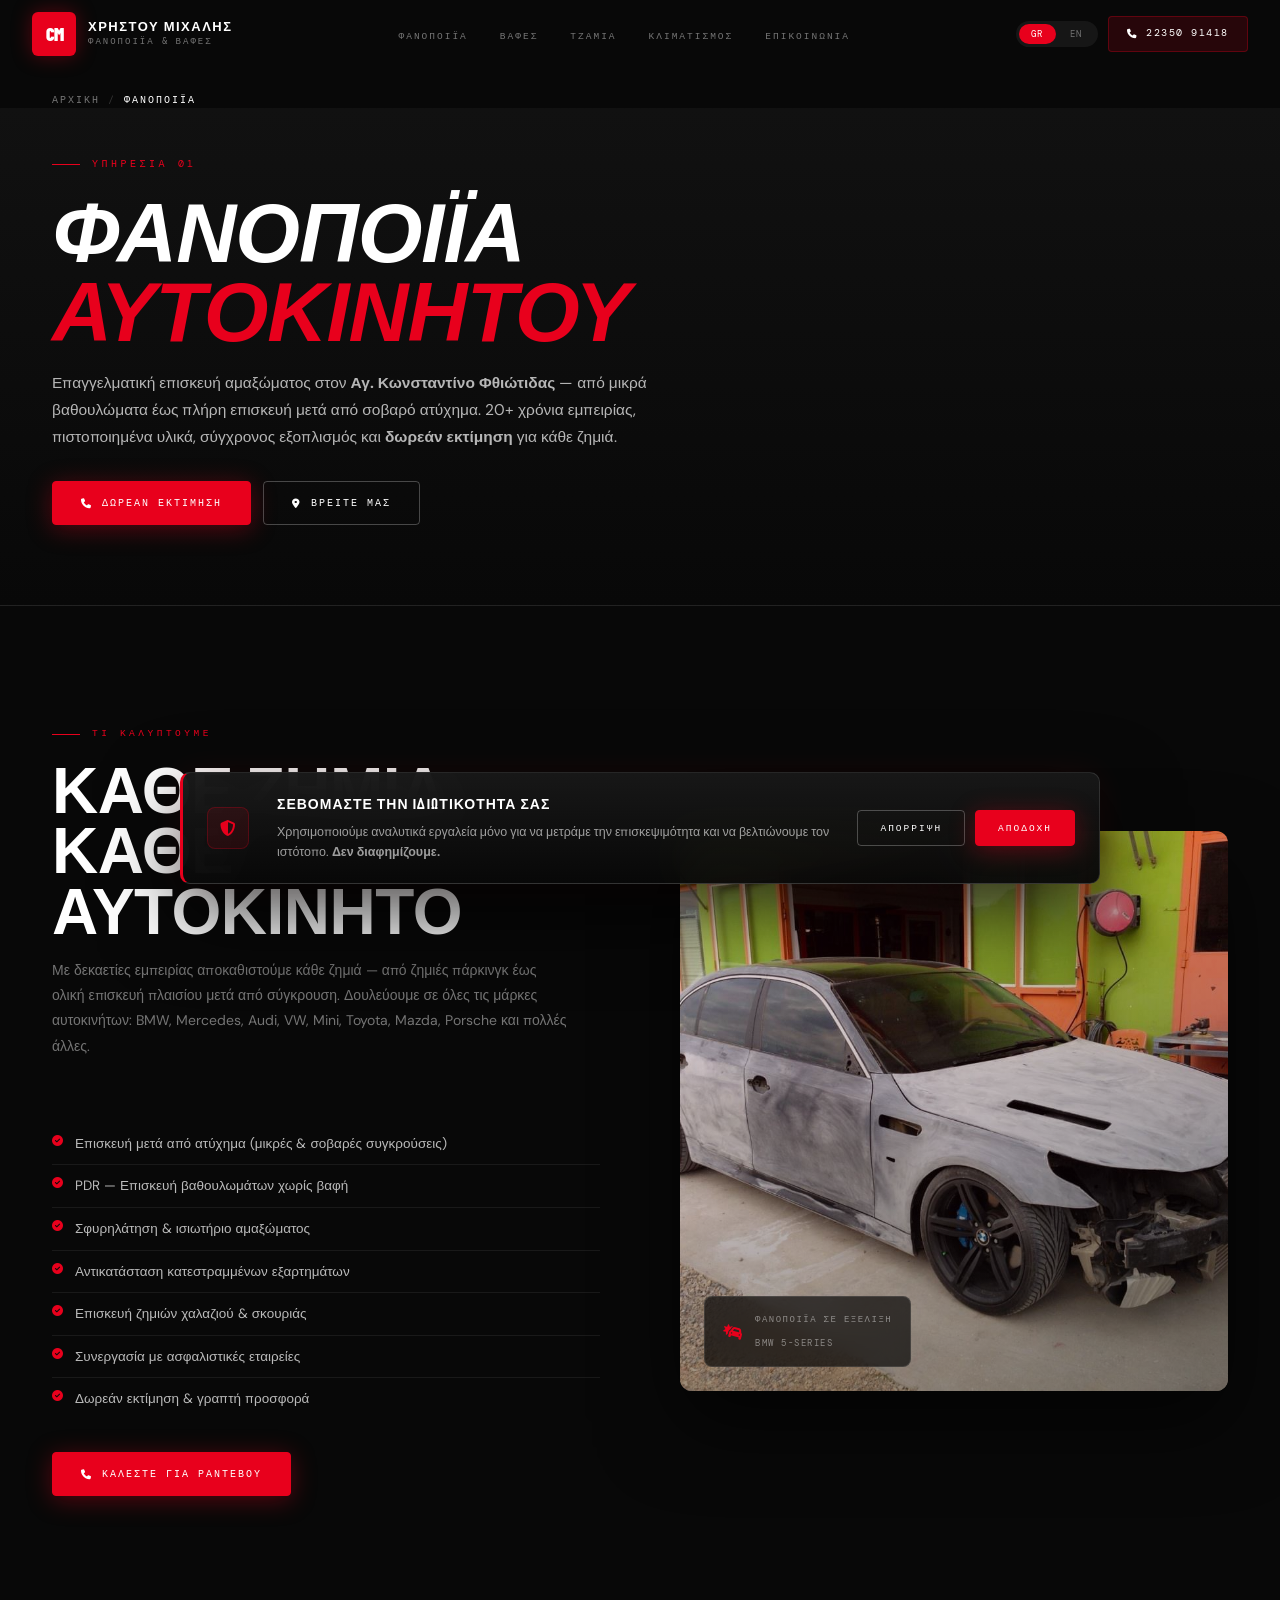
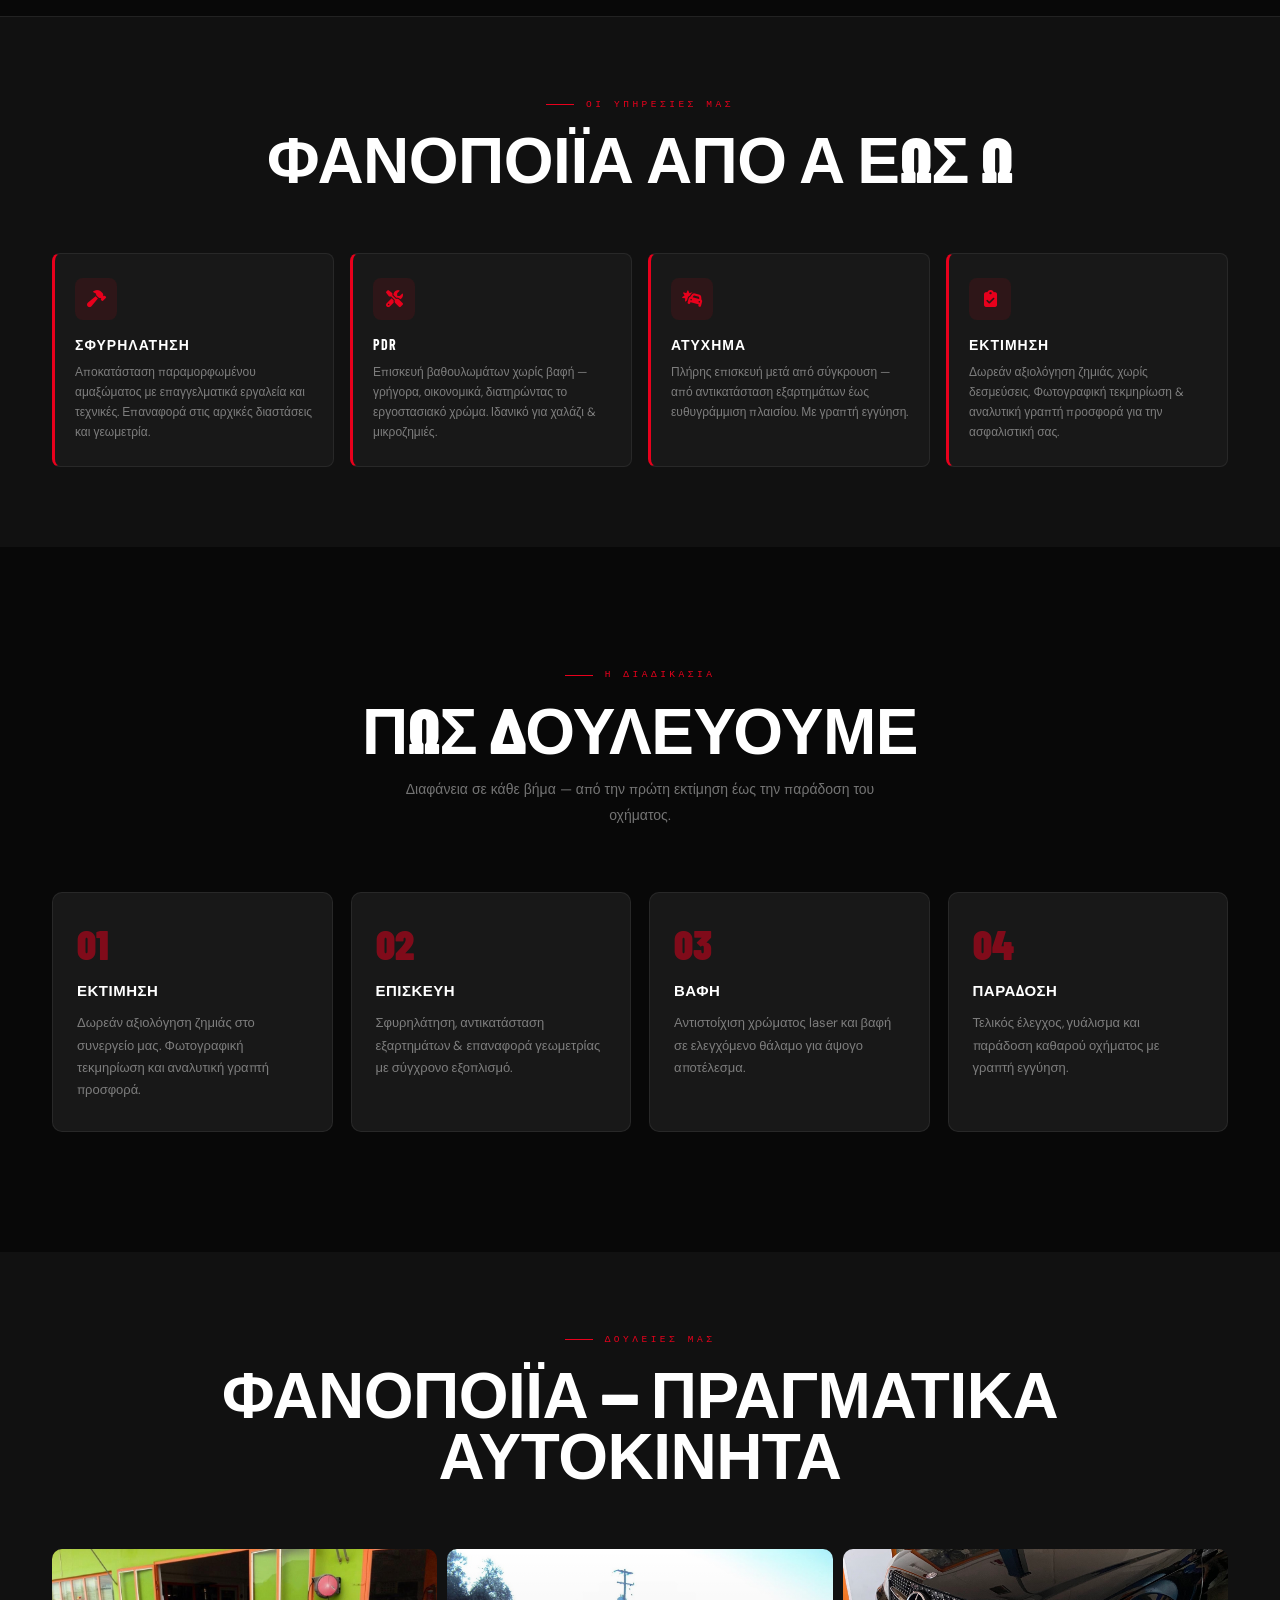
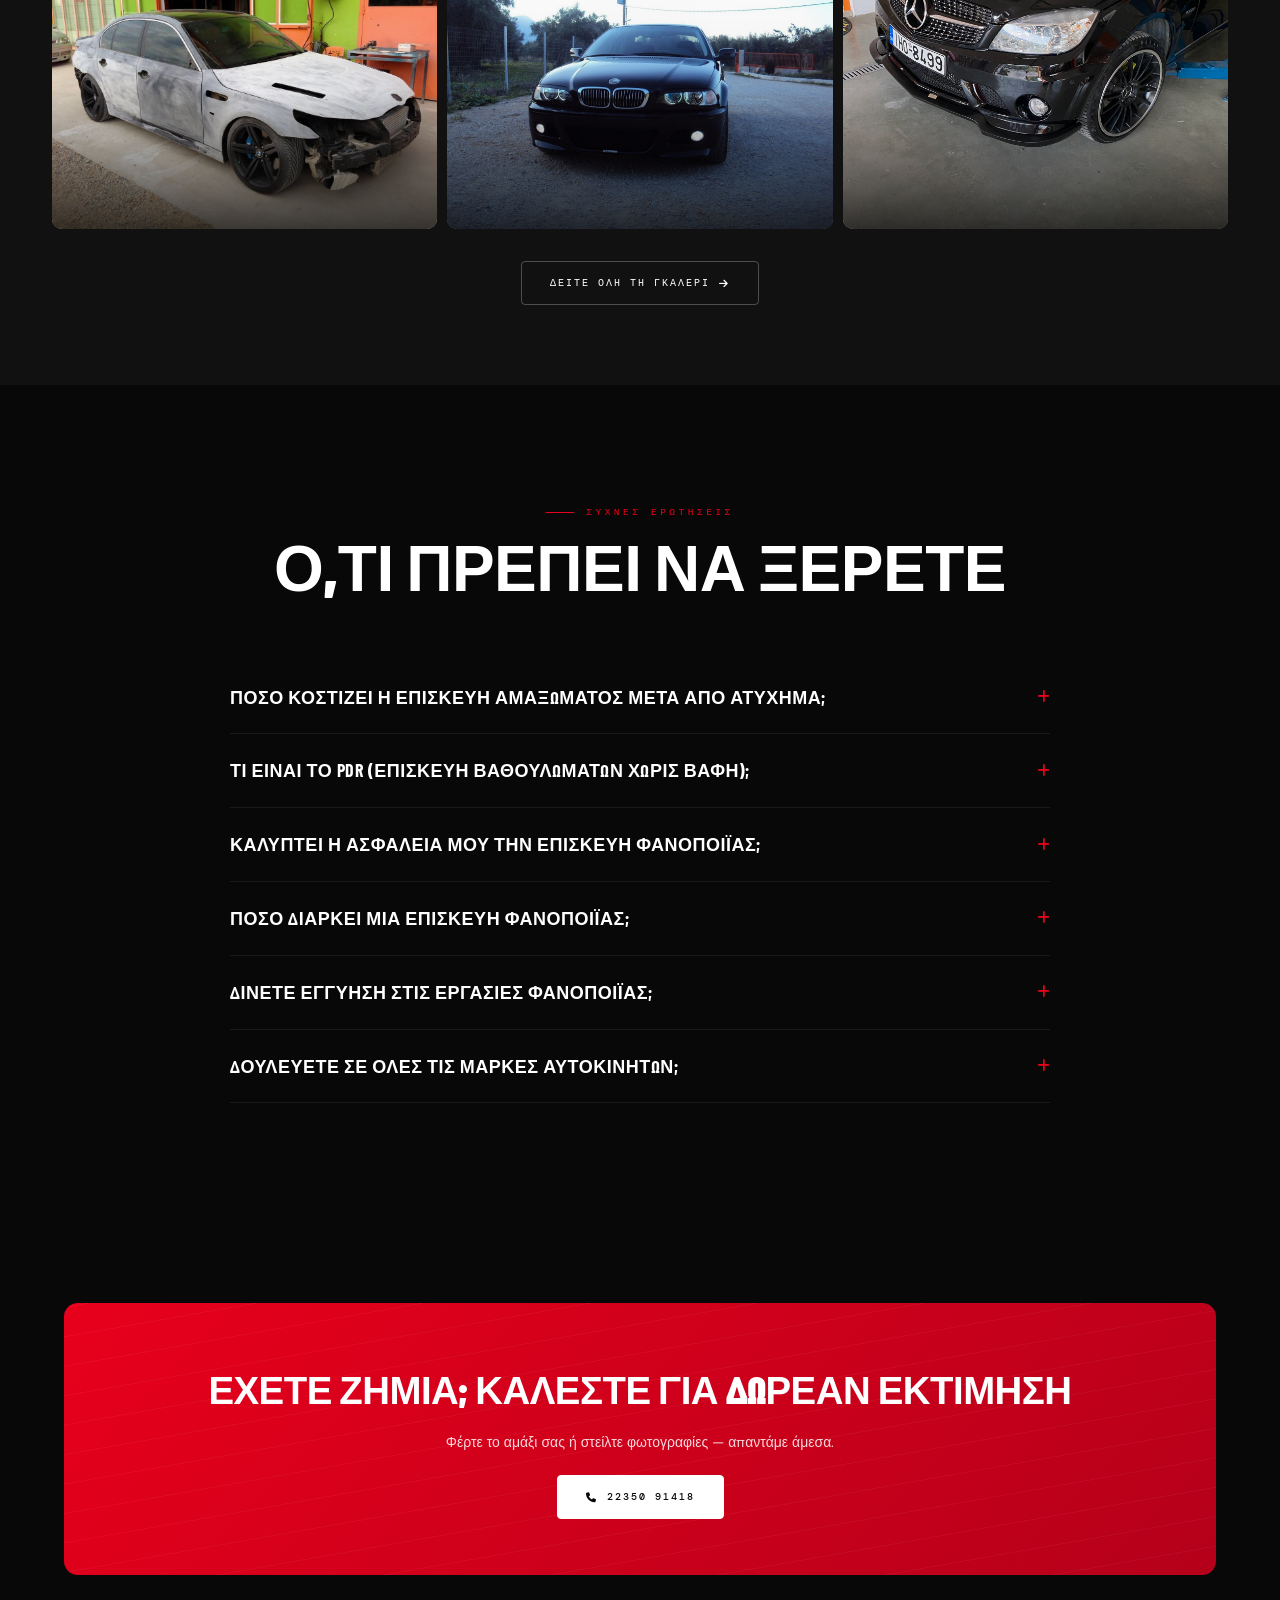
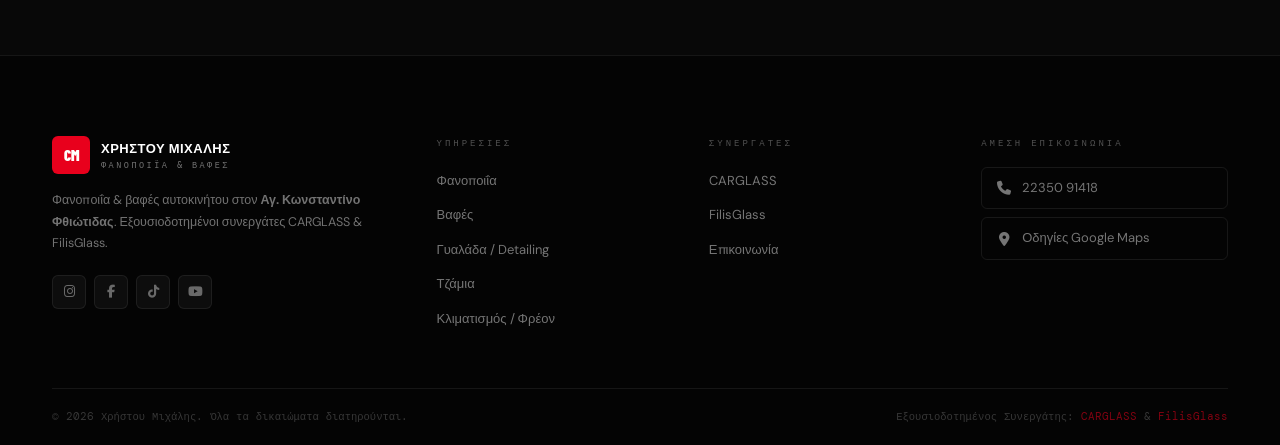
<file: fanopoiia/index.html>
<!DOCTYPE html>
<html lang="el" class="lang-gr">
<head>
  <meta charset="UTF-8"/>
  <meta name="viewport" content="width=device-width, initial-scale=1.0"/>
  <meta name="theme-color" content="#080808"/>
  <title>Φανοποιΐα Αγ. Κωνσταντίνος | Επισκευή Αμαξώματος μετά από Ατύχημα — Χρήστου Μιχάλης</title>

  <!-- Google Analytics 4 (with Consent Mode v2 — denied by default) -->
  <script async src="https://www.googletagmanager.com/gtag/js?id=G-C0JNDDPHBD"></script>
  <script>
    window.dataLayer = window.dataLayer || [];
    function gtag(){dataLayer.push(arguments);}
    gtag('js', new Date());
    gtag('consent', 'default', {
      'ad_storage': 'denied',
      'ad_user_data': 'denied',
      'ad_personalization': 'denied',
      'analytics_storage': 'denied',
      'functionality_storage': 'granted',
      'security_storage': 'granted',
      'wait_for_update': 500
    });
    try{
      var __c = localStorage.getItem('xr-consent');
      if(__c === 'granted'){ gtag('consent', 'update', {'analytics_storage':'granted'}); }
    }catch(e){}
    gtag('config', 'G-C0JNDDPHBD', { 'anonymize_ip': true });
  </script>

  <!-- SEO -->
  <meta name="description" content="Φανοποιΐα αυτοκινήτου στον Αγ. Κωνσταντίνο: επισκευή μετά από ατύχημα, σφυρηλάτηση, PDR (επισκευή βαθουλωμάτων χωρίς βαφή), δωρεάν εκτίμηση. 20+ χρόνια εμπειρίας. Καλέστε 22350 91418."/>
  <meta name="keywords" content="φανοποιΐα Αγ. Κωνσταντίνος, επισκευή αμαξώματος Φθιώτιδα, επισκευή ατυχήματος Λαμία, PDR Ελλάδα, σφυρηλάτηση, body shop Greece"/>
  <meta name="robots" content="index, follow, max-image-preview:large"/>
  <link rel="canonical" href="https://xristourepairs.cc/fanopoiia/"/>
  <link rel="alternate" hreflang="el" href="https://xristourepairs.cc/fanopoiia/"/>
  <link rel="alternate" hreflang="en" href="https://xristourepairs.cc/fanopoiia/"/>
  <link rel="alternate" hreflang="x-default" href="https://xristourepairs.cc/fanopoiia/"/>
  <link rel="preload" as="image" href="../images/2022-08-26.jpg" fetchpriority="high"/>

  <!-- Open Graph -->
  <meta property="og:type" content="website"/>
  <meta property="og:url" content="https://xristourepairs.cc/fanopoiia/"/>
  <meta property="og:title" content="Φανοποιΐα Αγ. Κωνσταντίνος | Επισκευή Αμαξώματος — Χρήστου Μιχάλης"/>
  <meta property="og:description" content="Επαγγελματική φανοποιΐα στον Αγ. Κωνσταντίνο: επισκευή μετά από ατύχημα, PDR, σφυρηλάτηση, δωρεάν εκτίμηση. 22350 91418."/>
  <meta property="og:image" content="https://xristourepairs.cc/images/2022-08-26.jpg"/>
  <meta property="og:locale" content="el_GR"/>
  <meta property="og:locale:alternate" content="en_US"/>

  <!-- Twitter Card -->
  <meta name="twitter:card" content="summary_large_image"/>
  <meta name="twitter:title" content="Φανοποιΐα Αγ. Κωνσταντίνος | Χρήστου Μιχάλης"/>
  <meta name="twitter:description" content="Επισκευή αμαξώματος μετά από ατύχημα, PDR, σφυρηλάτηση. Δωρεάν εκτίμηση. 22350 91418."/>
  <meta name="twitter:image" content="https://xristourepairs.cc/images/2022-08-26.jpg"/>

  <!-- Service Schema -->
  <script type="application/ld+json">
  {
    "@context": "https://schema.org",
    "@type": "Service",
    "serviceType": "Φανοποιΐα Αυτοκινήτου — Auto Body Repair",
    "name": "Φανοποιΐα & Επισκευή Αμαξώματος",
    "description": "Επαγγελματική φανοποιΐα αυτοκινήτου: επισκευή μετά από ατύχημα, σφυρηλάτηση, αντικατάσταση εξαρτημάτων και PDR (επισκευή βαθουλωμάτων χωρίς βαφή).",
    "provider": {
      "@type": "AutoBodyShop",
      "name": "Χρήστου Μιχάλης — Φανοποιΐα & Βαφές",
      "url": "https://xristourepairs.cc",
      "telephone": "+302235091418",
      "priceRange": "€€",
      "address": {
        "@type": "PostalAddress",
        "streetAddress": "ΜΑΚΡΥΧΩΡΑΦΟ ΛΟΓΓΟΣ",
        "addressLocality": "Αγιος Κωνσταντίνος",
        "postalCode": "350 06",
        "addressCountry": "GR"
      },
      "aggregateRating": {
        "@type": "AggregateRating",
        "ratingValue": "4.9",
        "reviewCount": "50",
        "bestRating": "5"
      }
    },
    "areaServed": [
      {"@type": "City", "name": "Άγιος Κωνσταντίνος"},
      {"@type": "City", "name": "Καμένα Βούρλα"},
      {"@type": "City", "name": "Λαμία"},
      {"@type": "City", "name": "Αταλάντη"},
      {"@type": "AdministrativeArea", "name": "Φθιώτιδα"}
    ],
    "offers": {
      "@type": "Offer",
      "availability": "https://schema.org/InStock",
      "priceCurrency": "EUR",
      "priceSpecification": {
        "@type": "PriceSpecification",
        "description": "Δωρεάν εκτίμηση ζημιάς — Free damage assessment"
      }
    }
  }
  </script>

  <!-- Breadcrumb Schema -->
  <script type="application/ld+json">
  {
    "@context": "https://schema.org",
    "@type": "BreadcrumbList",
    "itemListElement": [
      {"@type": "ListItem", "position": 1, "name": "Αρχική", "item": "https://xristourepairs.cc/"},
      {"@type": "ListItem", "position": 2, "name": "Φανοποιΐα", "item": "https://xristourepairs.cc/fanopoiia/"}
    ]
  }
  </script>

  <!-- FAQ Schema -->
  <script type="application/ld+json">
  {
    "@context": "https://schema.org",
    "@type": "FAQPage",
    "mainEntity": [
      {"@type": "Question", "name": "Πόσο κοστίζει η επισκευή αμαξώματος μετά από ατύχημα;", "acceptedAnswer": {"@type": "Answer", "text": "Το κόστος εξαρτάται από την έκταση της ζημιάς. Προσφέρουμε δωρεάν εκτίμηση χωρίς δέσμευση — καλέστε στο 22350 91418 ή ελάτε στο συνεργείο μας στον Αγ. Κωνσταντίνο για ακριβή αξιολόγηση."}},
      {"@type": "Question", "name": "Τι είναι το PDR (επισκευή βαθουλωμάτων χωρίς βαφή);", "acceptedAnswer": {"@type": "Answer", "text": "Το PDR (Paintless Dent Repair) είναι μια τεχνική επισκευής μικρών έως μεσαίων βαθουλωμάτων χωρίς να χρειαστεί επαναβαφή. Διατηρεί το αρχικό εργοστασιακό χρώμα, είναι ταχύτερο και οικονομικότερο. Ιδανικό για ζημιές από χαλάζι, μικρές προσκρούσεις και χαρακιές."}},
      {"@type": "Question", "name": "Καλύπτει η ασφάλειά μου την επισκευή φανοποιΐας;", "acceptedAnswer": {"@type": "Answer", "text": "Στις περισσότερες περιπτώσεις, η μικτή ασφάλεια καλύπτει επισκευές μετά από ατύχημα. Συνεργαζόμαστε με όλες τις μεγάλες ασφαλιστικές εταιρείες και αναλαμβάνουμε τη γραφειοκρατία για εσάς."}},
      {"@type": "Question", "name": "Πόσο διαρκεί μια επισκευή φανοποιΐας;", "acceptedAnswer": {"@type": "Answer", "text": "Μικρά βαθουλώματα (PDR) γίνονται την ίδια ημέρα. Μέτριες επισκευές 2–4 εργάσιμες ημέρες. Πλήρης επισκευή μετά από σοβαρό ατύχημα μπορεί να διαρκέσει 1–3 εβδομάδες ανάλογα με την έκταση και τη διαθεσιμότητα ανταλλακτικών."}},
      {"@type": "Question", "name": "Δίνετε εγγύηση στις εργασίες φανοποιΐας;", "acceptedAnswer": {"@type": "Answer", "text": "Ναι, όλες οι εργασίες μας συνοδεύονται από γραπτή εγγύηση. Χρησιμοποιούμε πιστοποιημένα υλικά και σύγχρονο εξοπλισμό για βέλτιστο και διαρκές αποτέλεσμα."}}
    ]
  }
  </script>

  <link rel="preconnect" href="https://fonts.googleapis.com"/>
  <link rel="preconnect" href="https://fonts.gstatic.com" crossorigin/>
  <link href="https://fonts.googleapis.com/css2?family=Barlow+Condensed:ital,wght@0,300;0,400;0,600;0,700;0,800;0,900;1,700;1,900&family=DM+Sans:wght@300;400;500&family=DM+Mono:wght@400;500&display=swap" rel="stylesheet"/>
  <link rel="stylesheet" href="https://cdnjs.cloudflare.com/ajax/libs/font-awesome/6.4.0/css/all.min.css"/>
  <link rel="stylesheet" href="../css/styles.css"/>
</head>
<body>
<a class="skip-link" href="#main">Skip to content</a>
<div class="lang-overlay" id="langOverlay" aria-hidden="true"><div class="lang-overlay-slice"></div><div class="lang-overlay-stripe"></div></div>
<div id="sp"></div>

<!-- NAV -->
<nav id="nav">
  <div class="nav-in">
    <a href="../" class="nav-logo">
      <div class="nav-mark">CM</div>
      <div>
        <div class="nav-name gr">Χρήστου Μιχάλης</div>
        <div class="nav-name en">Christou Michalis</div>
        <div class="nav-sub gr">Φανοποιΐα &amp; Βαφές</div>
        <div class="nav-sub en">Body Shop &amp; Paint</div>
      </div>
    </a>
    <ul class="nav-links">
      <li><a href="../fanopoiia/" class="active-link"><span class="gr">Φανοποιΐα</span><span class="en">Body Repair</span></a></li>
      <li><a href="../vafes/"><span class="gr">Βαφές</span><span class="en">Paint</span></a></li>
      <li><a href="../tzamia/"><span class="gr">Τζάμια</span><span class="en">Glass</span></a></li>
      <li><a href="../klimatismos/"><span class="gr">Κλιματισμός</span><span class="en">AC</span></a></li>
      <li><a href="../#contact"><span class="gr">Επικοινωνία</span><span class="en">Contact</span></a></li>
    </ul>
    <div class="nav-right">
      <div class="lang-row">
        <button class="l-btn active" id="btnGR" onclick="setLang('gr')">GR</button>
        <button class="l-btn" id="btnEN" onclick="setLang('en')">EN</button>
      </div>
      <a href="tel:+302235091418" class="nav-call"><i class="fas fa-phone"></i><span>22350 91418</span></a>
      <button class="hamburger" id="ham" aria-label="Toggle navigation" aria-expanded="false" aria-controls="mob" onclick="toggleMenu()"><span></span><span></span><span></span></button>
    </div>
  </div>
</nav>

<!-- MOBILE MENU -->
<div id="mob" role="dialog" aria-modal="true" aria-label="Navigation">
  <a href="../" onclick="closeMenu()"><span class="gr">Αρχική</span><span class="en">Home</span></a>
  <a href="../fanopoiia/" onclick="closeMenu()"><span class="gr">Φανοποιΐα</span><span class="en">Body Repair</span></a>
  <a href="../vafes/" onclick="closeMenu()"><span class="gr">Βαφές</span><span class="en">Paint &amp; Polish</span></a>
  <a href="../tzamia/" onclick="closeMenu()"><span class="gr">Τζάμια</span><span class="en">Glass</span></a>
  <a href="../klimatismos/" onclick="closeMenu()"><span class="gr">Κλιματισμός</span><span class="en">AC Service</span></a>
  <a href="../#contact" onclick="closeMenu()"><span class="gr">Επικοινωνία</span><span class="en">Contact</span></a>
  <div class="mob-lang">
    <button class="mob-l active" id="mGR" onclick="setLang('gr');updateMobLang('gr')">ΕΛΛΗΝΙΚΑ</button>
    <button class="mob-l" id="mEN" onclick="setLang('en');updateMobLang('en')">ENGLISH</button>
  </div>
</div>

<!-- BREADCRUMBS -->
<div class="wrap">
  <nav class="crumbs" aria-label="Breadcrumb">
    <a href="../"><span class="gr">Αρχική</span><span class="en">Home</span></a>
    <span class="sep">/</span>
    <span class="here"><span class="gr">Φανοποιΐα</span><span class="en">Body Repair</span></span>
  </nav>
</div>

<!-- PAGE HERO -->
<header class="page-hero" id="main">
  <div class="wrap">
    <div class="ph-tag"><span class="gr">Υπηρεσία 01</span><span class="en">Service 01</span></div>
    <h1>
      <span class="gr">Φανοποιΐα<br><span class="accent">Αυτοκινήτου</span></span>
      <span class="en">Auto Body<br><span class="accent">Repair</span></span>
    </h1>
    <p class="ph-lead">
      <span class="gr">Επαγγελματική επισκευή αμαξώματος στον <strong>Αγ. Κωνσταντίνο Φθιώτιδας</strong> — από μικρά βαθουλώματα έως πλήρη επισκευή μετά από σοβαρό ατύχημα. 20+ χρόνια εμπειρίας, πιστοποιημένα υλικά, σύγχρονος εξοπλισμός και <strong>δωρεάν εκτίμηση</strong> για κάθε ζημιά.</span>
      <span class="en">Professional bodywork repair in <strong>Agios Konstantinos, Greece</strong> — from small dents to full post-accident restoration. 20+ years of experience, certified materials, modern equipment, and a <strong>free damage assessment</strong> for every job.</span>
    </p>
    <div class="ph-btns">
      <a href="tel:+302235091418" class="btn btn-red"><i class="fas fa-phone"></i><span class="gr">Δωρεάν Εκτίμηση</span><span class="en">Free Estimate</span></a>
      <a href="../#contact" class="btn btn-outline"><i class="fas fa-map-marker-alt"></i><span class="gr">Βρείτε μας</span><span class="en">Find Us</span></a>
    </div>
  </div>
</header>

<!-- INTRO -->
<section class="section-pad" style="background:var(--black)">
  <div class="wrap">
    <div class="br-grid">
      <div class="sr up">
        <div class="s-head">
          <div class="s-tag"><span class="gr">Τι Καλύπτουμε</span><span class="en">What We Cover</span></div>
          <h2 class="s-h2"><span class="gr">Κάθε Ζημιά,<br>Κάθε Αυτοκίνητο</span><span class="en">Every Damage,<br>Every Vehicle</span></h2>
          <p class="s-sub">
            <span class="gr">Με δεκαετίες εμπειρίας αποκαθιστούμε κάθε ζημιά — από ζημιές πάρκινγκ έως ολική επισκευή πλαισίου μετά από σύγκρουση. Δουλεύουμε σε όλες τις μάρκες αυτοκινήτων: BMW, Mercedes, Audi, VW, Mini, Toyota, Mazda, Porsche και πολλές άλλες.</span>
            <span class="en">With decades of experience, we restore any damage — from parking-lot dings to full frame repair after a major collision. We work on all makes: BMW, Mercedes, Audi, VW, Mini, Toyota, Mazda, Porsche, and more.</span>
          </p>
        </div>

        <ul class="feat-list">
          <li><i class="fas fa-check-circle"></i><span class="gr">Επισκευή μετά από ατύχημα (μικρές &amp; σοβαρές συγκρούσεις)</span><span class="en">Post-accident repair (minor &amp; major collisions)</span></li>
          <li><i class="fas fa-check-circle"></i><span class="gr">PDR — Επισκευή βαθουλωμάτων χωρίς βαφή</span><span class="en">PDR — Paintless dent repair</span></li>
          <li><i class="fas fa-check-circle"></i><span class="gr">Σφυρηλάτηση &amp; ισιωτήριο αμαξώματος</span><span class="en">Panel beating &amp; frame straightening</span></li>
          <li><i class="fas fa-check-circle"></i><span class="gr">Αντικατάσταση κατεστραμμένων εξαρτημάτων</span><span class="en">Damaged parts replacement</span></li>
          <li><i class="fas fa-check-circle"></i><span class="gr">Επισκευή ζημιών χαλαζιού &amp; σκουριάς</span><span class="en">Hail damage &amp; rust repair</span></li>
          <li><i class="fas fa-check-circle"></i><span class="gr">Συνεργασία με ασφαλιστικές εταιρείες</span><span class="en">Insurance company collaboration</span></li>
          <li><i class="fas fa-check-circle"></i><span class="gr">Δωρεάν εκτίμηση &amp; γραπτή προσφορά</span><span class="en">Free assessment &amp; written quote</span></li>
        </ul>

        <div style="margin-top:32px">
          <a href="tel:+302235091418" class="btn btn-red"><i class="fas fa-phone"></i><span class="gr">Καλέστε για Ραντεβού</span><span class="en">Call to Book</span></a>
        </div>
      </div>

      <div class="img-panel sr dn" style="height:560px">
        <img src="../images/2022-08-26.jpg" alt="BMW under repair in the Christou Michalis body shop, Agios Konstantinos" loading="lazy"/>
        <div class="img-panel-overlay"></div>
        <div class="img-badge">
          <i class="fas fa-car-crash"></i>
          <div>
            <strong><span class="gr">Φανοποιΐα σε εξέλιξη</span><span class="en">Body Repair in Progress</span></strong>
            <span>BMW 5-Series</span>
          </div>
        </div>
      </div>
    </div>
  </div>
</section>

<!-- SUB-SERVICES CARDS -->
<section class="section-pad-sm" style="background:var(--charcoal);border-top:1px solid var(--border)">
  <div class="wrap">
    <div class="s-head center sr">
      <div class="s-tag" style="justify-content:center"><span class="gr">Οι Υπηρεσίες μας</span><span class="en">Our Services</span></div>
      <h2 class="s-h2"><span class="gr">Φανοποιΐα από Α έως Ω</span><span class="en">Bodywork from A to Z</span></h2>
    </div>
    <div class="br-cards" style="grid-template-columns:repeat(4,1fr);gap:16px">
      <div class="br-card sr d1">
        <div class="br-card-icon"><i class="fas fa-hammer"></i></div>
        <h4><span class="gr">Σφυρηλάτηση</span><span class="en">Panel Beating</span></h4>
        <p><span class="gr">Αποκατάσταση παραμορφωμένου αμαξώματος με επαγγελματικά εργαλεία και τεχνικές. Επαναφορά στις αρχικές διαστάσεις και γεωμετρία.</span><span class="en">Restoration of deformed bodywork with professional tools and techniques. Return to original dimensions and geometry.</span></p>
      </div>
      <div class="br-card sr d2">
        <div class="br-card-icon"><i class="fas fa-tools"></i></div>
        <h4>PDR</h4>
        <p><span class="gr">Επισκευή βαθουλωμάτων χωρίς βαφή — γρήγορα, οικονομικά, διατηρώντας το εργοστασιακό χρώμα. Ιδανικό για χαλάζι &amp; μικροζημιές.</span><span class="en">Paintless dent repair — fast, economical, preserving factory paint. Ideal for hail damage &amp; minor dings.</span></p>
      </div>
      <div class="br-card sr d3">
        <div class="br-card-icon"><i class="fas fa-car-crash"></i></div>
        <h4><span class="gr">Ατύχημα</span><span class="en">Collision</span></h4>
        <p><span class="gr">Πλήρης επισκευή μετά από σύγκρουση — από αντικατάσταση εξαρτημάτων έως ευθυγράμμιση πλαισίου. Με γραπτή εγγύηση.</span><span class="en">Full collision repair — from parts replacement to frame alignment. Written guarantee included.</span></p>
      </div>
      <div class="br-card sr d4">
        <div class="br-card-icon"><i class="fas fa-clipboard-check"></i></div>
        <h4><span class="gr">Εκτίμηση</span><span class="en">Estimate</span></h4>
        <p><span class="gr">Δωρεάν αξιολόγηση ζημιάς, χωρίς δεσμεύσεις. Φωτογραφική τεκμηρίωση &amp; αναλυτική γραπτή προσφορά για την ασφαλιστική σας.</span><span class="en">Free damage assessment, no obligations. Photo documentation &amp; detailed written quote for your insurance.</span></p>
      </div>
    </div>
  </div>
</section>

<!-- PROCESS -->
<section class="section-pad" style="background:var(--black)">
  <div class="wrap">
    <div class="s-head center sr">
      <div class="s-tag" style="justify-content:center"><span class="gr">Η Διαδικασία</span><span class="en">The Process</span></div>
      <h2 class="s-h2"><span class="gr">Πώς Δουλεύουμε</span><span class="en">How We Work</span></h2>
      <p class="s-sub" style="margin-left:auto;margin-right:auto"><span class="gr">Διαφάνεια σε κάθε βήμα — από την πρώτη εκτίμηση έως την παράδοση του οχήματος.</span><span class="en">Transparency at every step — from the first estimate to vehicle handover.</span></p>
    </div>
    <div class="process-wrap">
      <div class="proc-card sr d1">
        <div class="proc-num">01</div>
        <h4><span class="gr">Εκτίμηση</span><span class="en">Assessment</span></h4>
        <p><span class="gr">Δωρεάν αξιολόγηση ζημιάς στο συνεργείο μας. Φωτογραφική τεκμηρίωση και αναλυτική γραπτή προσφορά.</span><span class="en">Free damage evaluation at our shop. Photo documentation and detailed written quote.</span></p>
      </div>
      <div class="proc-card sr d2">
        <div class="proc-num">02</div>
        <h4><span class="gr">Επισκευή</span><span class="en">Repair</span></h4>
        <p><span class="gr">Σφυρηλάτηση, αντικατάσταση εξαρτημάτων &amp; επαναφορά γεωμετρίας με σύγχρονο εξοπλισμό.</span><span class="en">Panel beating, parts replacement &amp; geometry restoration using modern equipment.</span></p>
      </div>
      <div class="proc-card sr d3">
        <div class="proc-num">03</div>
        <h4><span class="gr">Βαφή</span><span class="en">Paint</span></h4>
        <p><span class="gr">Αντιστοίχιση χρώματος laser και βαφή σε ελεγχόμενο θάλαμο για άψογο αποτέλεσμα.</span><span class="en">Laser colour matching and spray in a controlled booth for a flawless finish.</span></p>
      </div>
      <div class="proc-card sr d4">
        <div class="proc-num">04</div>
        <h4><span class="gr">Παράδοση</span><span class="en">Delivery</span></h4>
        <p><span class="gr">Τελικός έλεγχος, γυάλισμα και παράδοση καθαρού οχήματος με γραπτή εγγύηση.</span><span class="en">Final inspection, polish, and handover of a clean vehicle with written warranty.</span></p>
      </div>
    </div>
  </div>
</section>

<!-- GALLERY SLICE -->
<section class="section-pad-sm" style="background:var(--charcoal)">
  <div class="wrap">
    <div class="s-head center sr">
      <div class="s-tag" style="justify-content:center"><span class="gr">Δουλειές μας</span><span class="en">Our Work</span></div>
      <h2 class="s-h2"><span class="gr">Φανοποιΐα — Πραγματικά Αυτοκίνητα</span><span class="en">Body Repair — Real Cars</span></h2>
    </div>
    <div class="gallery-grid" style="grid-template-columns:repeat(3,1fr)">
      <div class="g-item sr up">
        <img src="../images/2022-08-26.jpg" alt="BMW body repair in progress at Christou Michalis workshop" loading="lazy"/>
        <div class="g-overlay"></div>
        <div class="g-caption">
          <span class="g-cap-tag gr">Φανοποιΐα</span><span class="g-cap-tag en">Body Repair</span>
          <h4 class="g-cap-title gr">BMW — Επισκευή Αμαξώματος</h4>
          <h4 class="g-cap-title en">BMW — Bodywork Repair</h4>
        </div>
      </div>
      <div class="g-item sr d1">
        <img src="../images/bmw-e46-finished.jpg" alt="BMW E46 completed after bodywork repair" loading="lazy"/>
        <div class="g-overlay"></div>
        <div class="g-caption">
          <span class="g-cap-tag gr">Αποτέλεσμα</span><span class="g-cap-tag en">Finished Result</span>
          <h4 class="g-cap-title">BMW E46</h4>
        </div>
      </div>
      <div class="g-item sr d2">
        <img src="../images/mercedes-amg-workshop.jpg" alt="Mercedes C63 AMG receiving bodywork repair" loading="lazy"/>
        <div class="g-overlay"></div>
        <div class="g-caption">
          <span class="g-cap-tag gr">Στο Συνεργείο</span><span class="g-cap-tag en">In Workshop</span>
          <h4 class="g-cap-title">Mercedes C63 AMG</h4>
        </div>
      </div>
    </div>
    <p style="text-align:center;margin-top:32px"><a href="../#gallery" class="btn btn-outline"><span class="gr">Δείτε όλη τη γκαλερί</span><span class="en">See full gallery</span><i class="fas fa-arrow-right"></i></a></p>
  </div>
</section>

<!-- FAQ -->
<section class="section-pad" style="background:var(--black)">
  <div class="wrap">
    <div class="s-head center sr">
      <div class="s-tag" style="justify-content:center"><span class="gr">Συχνές Ερωτήσεις</span><span class="en">FAQ</span></div>
      <h2 class="s-h2"><span class="gr">Ό,τι Πρέπει να Ξέρετε</span><span class="en">Everything You Need to Know</span></h2>
    </div>
    <div class="faq-wrap">
      <div class="faq-item">
        <div class="faq-q"><span><span class="gr">Πόσο κοστίζει η επισκευή αμαξώματος μετά από ατύχημα;</span><span class="en">How much does body repair cost after an accident?</span></span><i class="fas fa-plus"></i></div>
        <div class="faq-a"><span class="gr">Το κόστος εξαρτάται από την έκταση της ζημιάς και τα ανταλλακτικά που απαιτούνται. Προσφέρουμε <strong>δωρεάν εκτίμηση χωρίς δέσμευση</strong> — καλέστε στο 22350 91418 ή ελάτε στο συνεργείο μας στον Αγ. Κωνσταντίνο για ακριβή αξιολόγηση και γραπτή προσφορά.</span><span class="en">Cost depends on the extent of damage and required parts. We offer a <strong>free, no-obligation estimate</strong> — call 22350 91418 or visit our shop in Agios Konstantinos for accurate assessment and a written quote.</span></div>
      </div>
      <div class="faq-item">
        <div class="faq-q"><span><span class="gr">Τι είναι το PDR (επισκευή βαθουλωμάτων χωρίς βαφή);</span><span class="en">What is PDR (paintless dent repair)?</span></span><i class="fas fa-plus"></i></div>
        <div class="faq-a"><span class="gr">Το <strong>PDR (Paintless Dent Repair)</strong> είναι τεχνική επισκευής μικρών έως μεσαίων βαθουλωμάτων <strong>χωρίς επαναβαφή</strong>. Διατηρεί το αρχικό εργοστασιακό χρώμα, είναι ταχύτερο (συνήθως 1 ημέρα) και οικονομικότερο. Ιδανικό για ζημιές από χαλάζι, μικρές προσκρούσεις πάρκινγκ και χαρακιές.</span><span class="en"><strong>PDR (Paintless Dent Repair)</strong> is a technique for repairing small to medium dents <strong>without repainting</strong>. It preserves original factory paint, is faster (usually 1 day) and more affordable. Ideal for hail damage, small parking dings, and minor creases.</span></div>
      </div>
      <div class="faq-item">
        <div class="faq-q"><span><span class="gr">Καλύπτει η ασφάλειά μου την επισκευή φανοποιΐας;</span><span class="en">Does my insurance cover body repair?</span></span><i class="fas fa-plus"></i></div>
        <div class="faq-a"><span class="gr">Στις περισσότερες περιπτώσεις, η <strong>μικτή ασφάλεια</strong> καλύπτει επισκευές μετά από ατύχημα. Συνεργαζόμαστε με όλες τις μεγάλες ασφαλιστικές εταιρείες στην Ελλάδα και αναλαμβάνουμε τη γραφειοκρατία — εκτιμήσεις, φωτογραφίες, τιμολόγηση — για να μην ταλαιπωρηθείτε.</span><span class="en">In most cases, <strong>comprehensive insurance</strong> covers post-accident repairs. We work with all major insurance providers in Greece and handle the paperwork — estimates, photos, billing — so you don't have to.</span></div>
      </div>
      <div class="faq-item">
        <div class="faq-q"><span><span class="gr">Πόσο διαρκεί μια επισκευή φανοποιΐας;</span><span class="en">How long does a body repair take?</span></span><i class="fas fa-plus"></i></div>
        <div class="faq-a"><span class="gr"><strong>Μικρά βαθουλώματα (PDR):</strong> ίδια ημέρα. <strong>Μέτριες επισκευές:</strong> 2–4 εργάσιμες ημέρες. <strong>Πλήρης επισκευή μετά από σοβαρό ατύχημα:</strong> 1–3 εβδομάδες, ανάλογα με την έκταση και τη διαθεσιμότητα ανταλλακτικών. Σας δίνουμε ακριβές χρονοδιάγραμμα στην εκτίμηση.</span><span class="en"><strong>Small dents (PDR):</strong> same day. <strong>Medium repairs:</strong> 2–4 business days. <strong>Full post-accident repair:</strong> 1–3 weeks depending on extent and parts availability. We give you an exact timeline at assessment.</span></div>
      </div>
      <div class="faq-item">
        <div class="faq-q"><span><span class="gr">Δίνετε εγγύηση στις εργασίες φανοποιΐας;</span><span class="en">Do you guarantee your body repair work?</span></span><i class="fas fa-plus"></i></div>
        <div class="faq-a"><span class="gr">Ναι, όλες οι εργασίες φανοποιΐας συνοδεύονται από <strong>γραπτή εγγύηση</strong>. Χρησιμοποιούμε <strong>πιστοποιημένα υλικά</strong> και <strong>σύγχρονο εξοπλισμό</strong> για βέλτιστο και διαρκές αποτέλεσμα.</span><span class="en">Yes, all bodywork comes with a <strong>written warranty</strong>. We use <strong>certified materials</strong> and <strong>modern equipment</strong> for the best, longest-lasting result.</span></div>
      </div>
      <div class="faq-item">
        <div class="faq-q"><span><span class="gr">Δουλεύετε σε όλες τις μάρκες αυτοκινήτων;</span><span class="en">Do you work on all car makes?</span></span><i class="fas fa-plus"></i></div>
        <div class="faq-a"><span class="gr">Ναι. Έχουμε επισκευάσει BMW, Mercedes, Audi, VW, Mini, Porsche, Mazda, Toyota, Subaru, Honda και πολλές άλλες μάρκες — Ευρωπαϊκά, Ιαπωνικά και Αμερικανικά οχήματα.</span><span class="en">Yes. We've repaired BMW, Mercedes, Audi, VW, Mini, Porsche, Mazda, Toyota, Subaru, Honda, and many more — European, Japanese, and American vehicles.</span></div>
      </div>
    </div>
  </div>
</section>

<!-- CTA BANNER -->
<section style="background:var(--black);padding:0 32px">
  <div class="wrap">
    <div class="cta-banner">
      <h3><span class="gr">Έχετε ζημιά; Καλέστε για δωρεάν εκτίμηση</span><span class="en">Got damage? Call for a free estimate</span></h3>
      <p><span class="gr">Φέρτε το αμάξι σας ή στείλτε φωτογραφίες — απαντάμε άμεσα.</span><span class="en">Bring your car or send photos — we respond fast.</span></p>
      <a href="tel:+302235091418" class="btn"><i class="fas fa-phone"></i><span>22350 91418</span></a>
    </div>
  </div>
</section>

<!-- FOOTER -->
<footer>
  <div class="wrap">
    <div class="footer-inner">
      <div>
        <div class="f-logo">
          <div class="f-mark">CM</div>
          <div>
            <div class="f-name gr">ΧΡΗΣΤΟΥ ΜΙΧΑΛΗΣ</div>
            <div class="f-name en">CHRISTOU MICHALIS</div>
            <div class="f-sub gr">Φανοποιΐα &amp; Βαφές</div>
            <div class="f-sub en">Body Shop &amp; Paint</div>
          </div>
        </div>
        <p class="f-desc gr">Φανοποιΐα &amp; βαφές αυτοκινήτου στον <strong>Αγ. Κωνσταντίνο Φθιώτιδας</strong>. Εξουσιοδοτημένοι συνεργάτες CARGLASS &amp; FilisGlass.</p>
        <p class="f-desc en">Auto body shop &amp; paint in <strong>Ag. Konstantinos, Greece</strong>. Authorized CARGLASS &amp; FilisGlass partners.</p>
        <div class="f-social">
          <a href="#" aria-label="Instagram"><i class="fab fa-instagram"></i></a>
          <a href="#" aria-label="Facebook"><i class="fab fa-facebook-f"></i></a>
          <a href="#" aria-label="TikTok"><i class="fab fa-tiktok"></i></a>
          <a href="#" aria-label="YouTube"><i class="fab fa-youtube"></i></a>
        </div>
      </div>
      <div class="f-col">
        <h5 class="gr">Υπηρεσίες</h5><h5 class="en">Services</h5>
        <ul>
          <li><a href="../fanopoiia/"><span class="gr">Φανοποιΐα</span><span class="en">Body Repair</span></a></li>
          <li><a href="../vafes/"><span class="gr">Βαφές</span><span class="en">Paint</span></a></li>
          <li><a href="../vafes/"><span class="gr">Γυαλάδα / Detailing</span><span class="en">Polish / Detailing</span></a></li>
          <li><a href="../tzamia/"><span class="gr">Τζάμια</span><span class="en">Glass</span></a></li>
          <li><a href="../klimatismos/"><span class="gr">Κλιματισμός / Φρέον</span><span class="en">AC / Freon</span></a></li>
        </ul>
      </div>
      <div class="f-col">
        <h5 class="gr">Συνεργάτες</h5><h5 class="en">Partners</h5>
        <ul>
          <li><a href="../tzamia/">CARGLASS</a></li>
          <li><a href="../tzamia/">FilisGlass</a></li>
          <li><a href="../#contact"><span class="gr">Επικοινωνία</span><span class="en">Contact Us</span></a></li>
        </ul>
      </div>
      <div class="f-col">
        <h5 class="gr">Άμεση Επικοινωνία</h5>
        <h5 class="en">Quick Contact</h5>
        <a href="tel:+302235091418" class="f-quick-btn phone"><i class="fas fa-phone"></i><span>22350 91418</span></a>
        <a href="https://share.google/R8xZjEruglQLprxd4" target="_blank" rel="noopener noreferrer" class="f-quick-btn maps"><i class="fas fa-location-dot"></i><span class="gr">Οδηγίες Google Maps</span><span class="en">Google Maps Directions</span></a>
      </div>
    </div>
    <div class="footer-bar">
      <p>© 2026 <span class="gr">Χρήστου Μιχάλης</span><span class="en">Christou Michalis</span>. <span class="gr">Όλα τα δικαιώματα διατηρούνται.</span><span class="en">All rights reserved.</span></p>
      <p><span class="gr">Εξουσιοδοτημένος Συνεργάτης:</span><span class="en">Authorized Partner:</span> <a href="../tzamia/">CARGLASS</a> &amp; <a href="../tzamia/">FilisGlass</a></p>
    </div>
  </div>
</footer>

<script src="../js/main.js"></script>
</body>
</html>
</file>
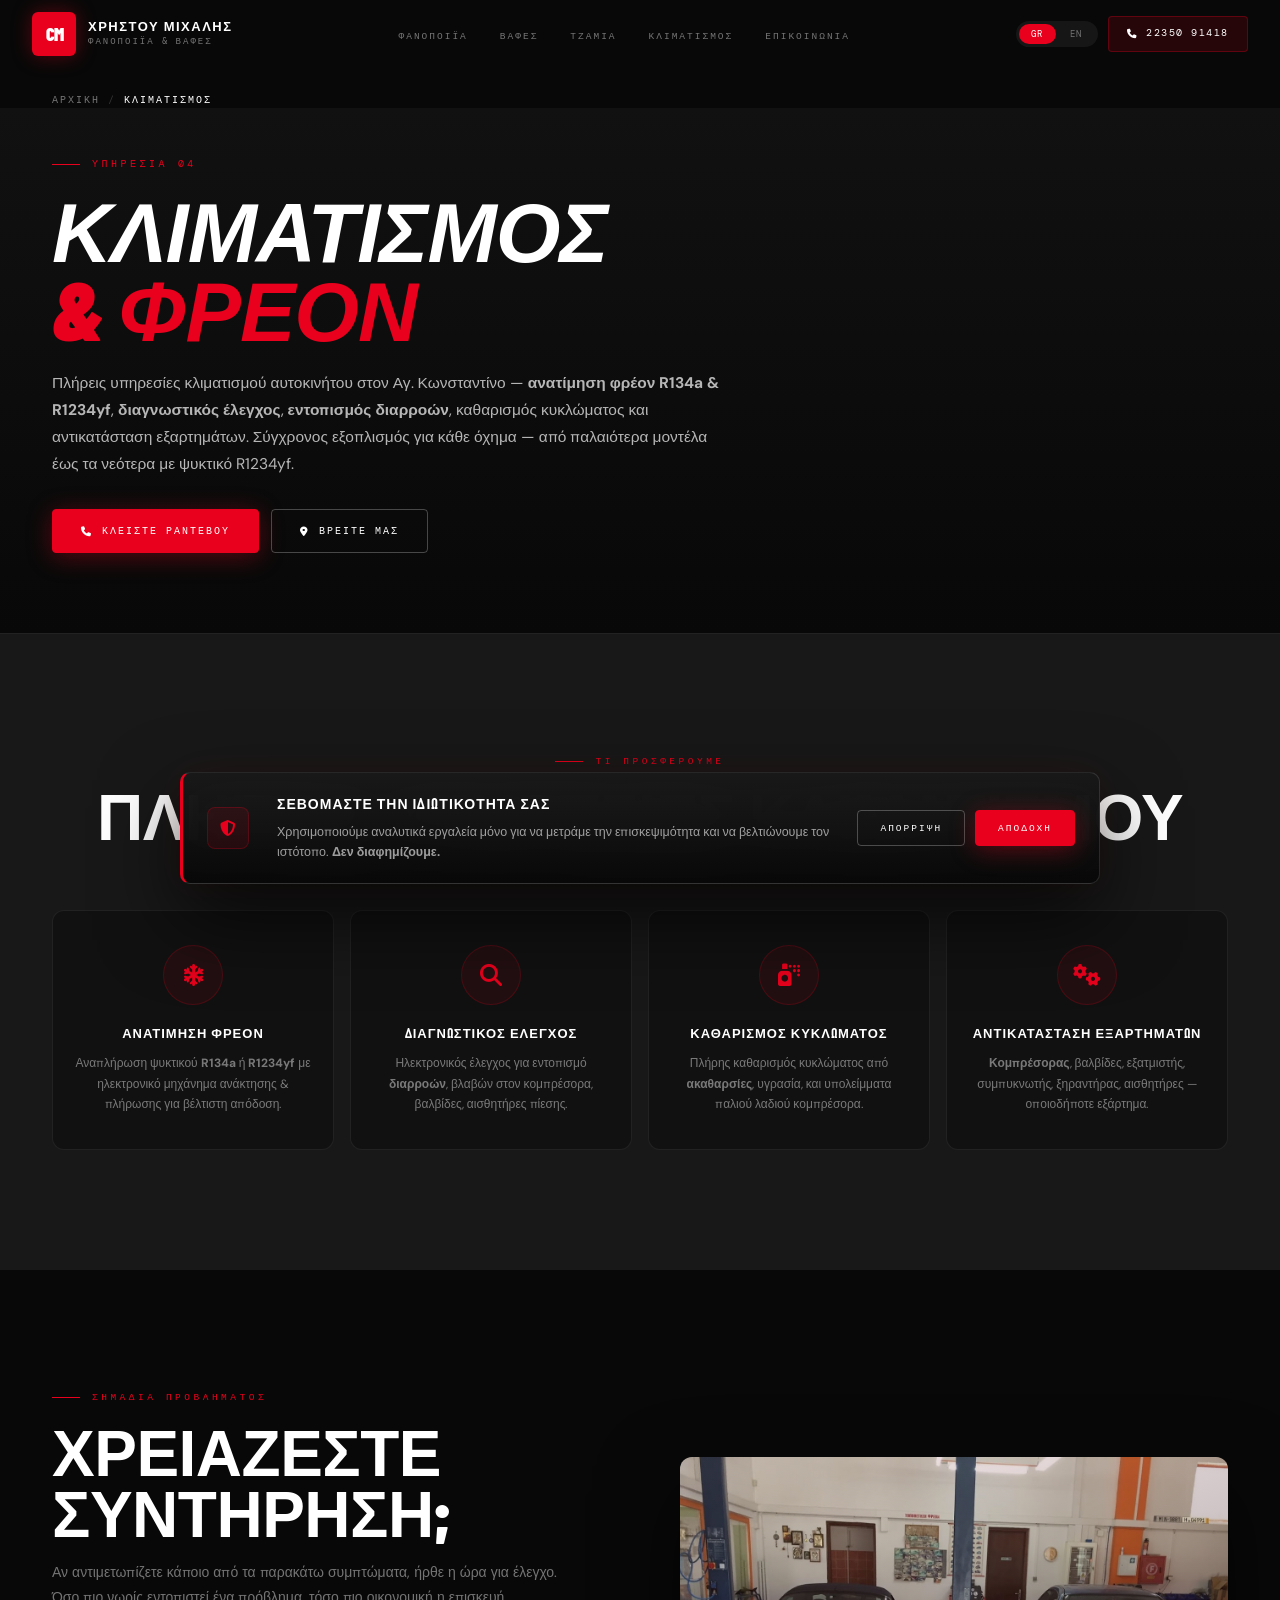
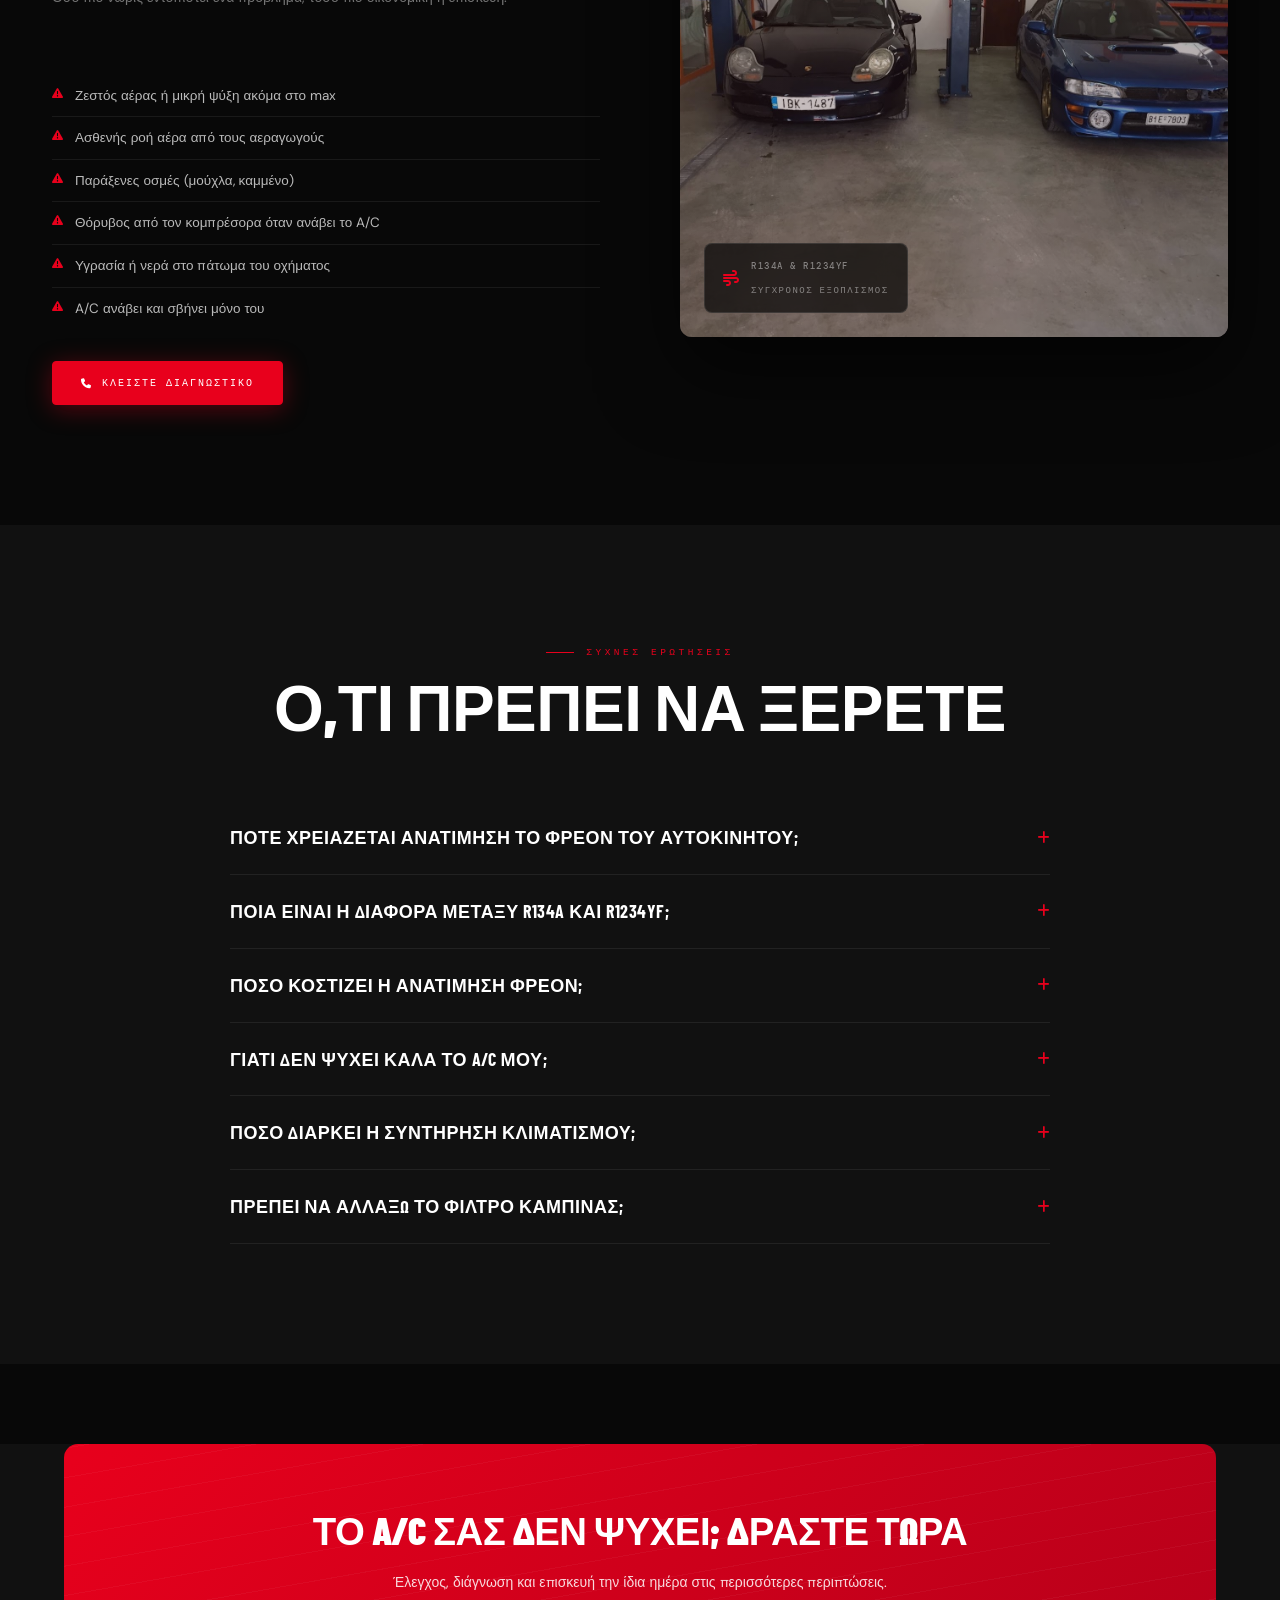
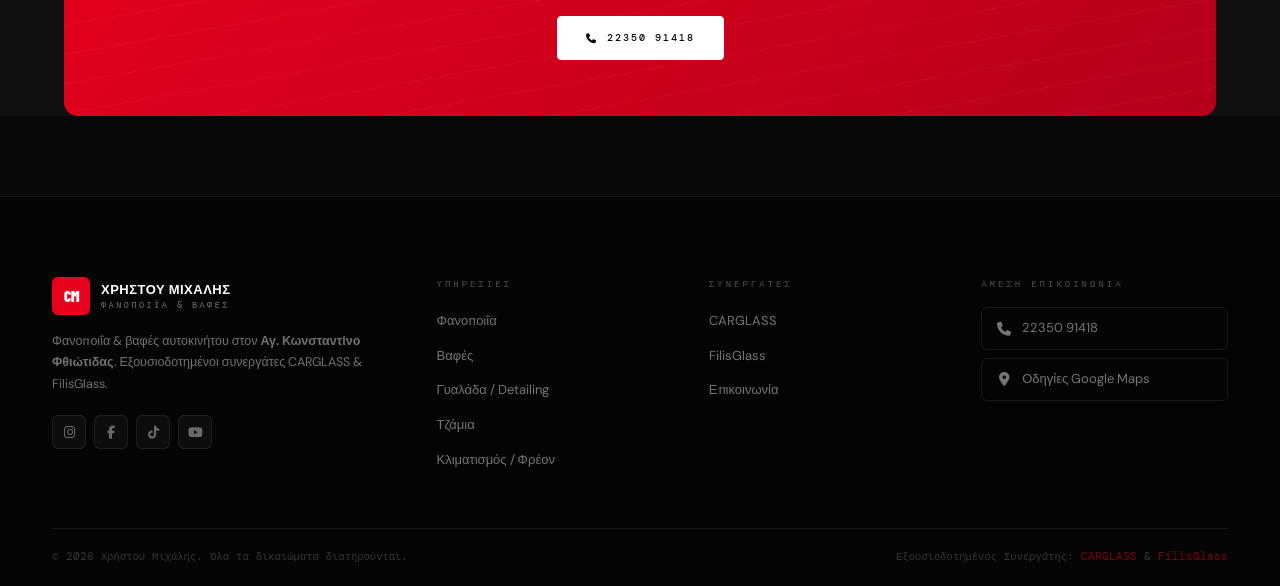
<file: klimatismos/index.html>
<!DOCTYPE html>
<html lang="el" class="lang-gr">
<head>
  <meta charset="UTF-8"/>
  <meta name="viewport" content="width=device-width, initial-scale=1.0"/>
  <meta name="theme-color" content="#080808"/>
  <title>Κλιματισμός Αυτοκινήτου Αγ. Κωνσταντίνος | Φρέον R134a &amp; R1234yf — Χρήστου Μιχάλης</title>

  <!-- Google Analytics 4 (with Consent Mode v2 — denied by default) -->
  <script async src="https://www.googletagmanager.com/gtag/js?id=G-C0JNDDPHBD"></script>
  <script>
    window.dataLayer = window.dataLayer || [];
    function gtag(){dataLayer.push(arguments);}
    gtag('js', new Date());
    gtag('consent', 'default', {
      'ad_storage': 'denied',
      'ad_user_data': 'denied',
      'ad_personalization': 'denied',
      'analytics_storage': 'denied',
      'functionality_storage': 'granted',
      'security_storage': 'granted',
      'wait_for_update': 500
    });
    try{
      var __c = localStorage.getItem('xr-consent');
      if(__c === 'granted'){ gtag('consent', 'update', {'analytics_storage':'granted'}); }
    }catch(e){}
    gtag('config', 'G-C0JNDDPHBD', { 'anonymize_ip': true });
  </script>

  <!-- SEO -->
  <meta name="description" content="Συντήρηση κλιματισμού &amp; ανατίμηση φρέον αυτοκινήτου στον Αγ. Κωνσταντίνο. R134a &amp; R1234yf, εντοπισμός διαρροών, καθαρισμός κυκλώματος, αντικατάσταση κομπρέσορα. Καλέστε 22350 91418."/>
  <meta name="keywords" content="κλιματισμός αυτοκινήτου Αγ. Κωνσταντίνος, φρέον R134a, φρέον R1234yf, ανατίμηση φρέον Φθιώτιδα, AC service Greece, κομπρέσορας κλιματισμού"/>
  <meta name="robots" content="index, follow, max-image-preview:large"/>
  <link rel="canonical" href="https://xristourepairs.cc/klimatismos/"/>
  <link rel="alternate" hreflang="el" href="https://xristourepairs.cc/klimatismos/"/>
  <link rel="alternate" hreflang="en" href="https://xristourepairs.cc/klimatismos/"/>
  <link rel="alternate" hreflang="x-default" href="https://xristourepairs.cc/klimatismos/"/>

  <!-- Open Graph -->
  <meta property="og:type" content="website"/>
  <meta property="og:url" content="https://xristourepairs.cc/klimatismos/"/>
  <meta property="og:title" content="Κλιματισμός Αυτοκινήτου Αγ. Κωνσταντίνος | Φρέον — Χρήστου Μιχάλης"/>
  <meta property="og:description" content="Ανατίμηση φρέον R134a/R1234yf, διαγνωστικός έλεγχος, καθαρισμός κυκλώματος. 22350 91418."/>
  <meta property="og:image" content="https://xristourepairs.cc/images/workshop-interior.jpg"/>
  <meta property="og:locale" content="el_GR"/>
  <meta property="og:locale:alternate" content="en_US"/>

  <!-- Twitter Card -->
  <meta name="twitter:card" content="summary_large_image"/>
  <meta name="twitter:title" content="Κλιματισμός Αυτοκινήτου | Χρήστου Μιχάλης"/>
  <meta name="twitter:description" content="Φρέον R134a/R1234yf, διαγνωστικά, καθαρισμός. 22350 91418."/>
  <meta name="twitter:image" content="https://xristourepairs.cc/images/workshop-interior.jpg"/>

  <!-- Service Schema -->
  <script type="application/ld+json">
  {
    "@context": "https://schema.org",
    "@type": "Service",
    "serviceType": "Συντήρηση Κλιματισμού Αυτοκινήτου — Auto AC Service",
    "name": "Κλιματισμός &amp; Φρέον Αυτοκινήτου",
    "description": "Πλήρεις υπηρεσίες κλιματισμού: ανατίμηση φρέον R134a και R1234yf, διαγνωστικός έλεγχος, εντοπισμός διαρροών, καθαρισμός κυκλώματος και αντικατάσταση εξαρτημάτων.",
    "provider": {
      "@type": "AutoBodyShop",
      "name": "Χρήστου Μιχάλης — Φανοποιΐα & Βαφές",
      "url": "https://xristourepairs.cc",
      "telephone": "+302235091418",
      "priceRange": "€€",
      "address": {
        "@type": "PostalAddress",
        "streetAddress": "ΜΑΚΡΥΧΩΡΑΦΟ ΛΟΓΓΟΣ",
        "addressLocality": "Αγιος Κωνσταντίνος",
        "postalCode": "350 06",
        "addressCountry": "GR"
      },
      "aggregateRating": {
        "@type": "AggregateRating",
        "ratingValue": "4.9",
        "reviewCount": "50",
        "bestRating": "5"
      }
    },
    "areaServed": [
      {"@type": "City", "name": "Άγιος Κωνσταντίνος"},
      {"@type": "City", "name": "Καμένα Βούρλα"},
      {"@type": "City", "name": "Λαμία"},
      {"@type": "City", "name": "Αταλάντη"},
      {"@type": "AdministrativeArea", "name": "Φθιώτιδα"}
    ]
  }
  </script>

  <!-- Breadcrumb Schema -->
  <script type="application/ld+json">
  {
    "@context": "https://schema.org",
    "@type": "BreadcrumbList",
    "itemListElement": [
      {"@type": "ListItem", "position": 1, "name": "Αρχική", "item": "https://xristourepairs.cc/"},
      {"@type": "ListItem", "position": 2, "name": "Κλιματισμός", "item": "https://xristourepairs.cc/klimatismos/"}
    ]
  }
  </script>

  <!-- FAQ Schema -->
  <script type="application/ld+json">
  {
    "@context": "https://schema.org",
    "@type": "FAQPage",
    "mainEntity": [
      {"@type": "Question", "name": "Πότε χρειάζεται ανατίμηση το φρέον του αυτοκινήτου;", "acceptedAnswer": {"@type": "Answer", "text": "Συνιστάται έλεγχος του συστήματος κλιματισμού κάθε 2 χρόνια. Σημάδια ότι χρειάζεται ανατίμηση: ζεστός αέρας ή μικρή ψυχρότητα στο εσωτερικό, ασθενής ροή αέρα, παράξενες οσμές, ή θόρυβος από τον κομπρέσορα."}},
      {"@type": "Question", "name": "Ποια είναι η διαφορά μεταξύ R134a και R1234yf;", "acceptedAnswer": {"@type": "Answer", "text": "Το R134a είναι το παλαιότερο πρότυπο ψυκτικού (αυτοκίνητα μέχρι ~2017). Το R1234yf είναι το νέο πρότυπο φιλικότερο προς το περιβάλλον (χαμηλότερο GWP) και χρησιμοποιείται σε νεότερα οχήματα. Δουλεύουμε και τα δύο πρότυπα με ξεχωριστό εξοπλισμό για κάθε τύπο."}},
      {"@type": "Question", "name": "Πόσο κοστίζει η ανατίμηση φρέον;", "acceptedAnswer": {"@type": "Answer", "text": "Το κόστος εξαρτάται από τον τύπο του ψυκτικού (R134a ή R1234yf — το δεύτερο είναι ακριβότερο) και την ποσότητα που χρειάζεται το όχημά σας. Καλέστε στο 22350 91418 για ακριβή προσφορά."}},
      {"@type": "Question", "name": "Γιατί δεν ψύχει καλά το A/C μου;", "acceptedAnswer": {"@type": "Answer", "text": "Συνηθέστερες αιτίες: χαμηλή στάθμη φρέον (συχνά λόγω διαρροής), βλάβη κομπρέσορα, βουλωμένο φίλτρο καμπίνας, ελαττωματική βαλβίδα, ή πρόβλημα στο ηλεκτρονικό σύστημα. Κάνουμε διαγνωστικό έλεγχο και εντοπίζουμε την αιτία."}},
      {"@type": "Question", "name": "Πόσο διαρκεί η συντήρηση κλιματισμού;", "acceptedAnswer": {"@type": "Answer", "text": "Απλή ανατίμηση φρέον: 45–60 λεπτά. Διαγνωστικός έλεγχος + ανατίμηση: 1–2 ώρες. Πλήρης καθαρισμός κυκλώματος ή αντικατάσταση εξαρτημάτων: 2–4 ώρες ή περισσότερο ανάλογα με την εργασία."}}
    ]
  }
  </script>

  <link rel="preconnect" href="https://fonts.googleapis.com"/>
  <link rel="preconnect" href="https://fonts.gstatic.com" crossorigin/>
  <link href="https://fonts.googleapis.com/css2?family=Barlow+Condensed:ital,wght@0,300;0,400;0,600;0,700;0,800;0,900;1,700;1,900&family=DM+Sans:wght@300;400;500&family=DM+Mono:wght@400;500&display=swap" rel="stylesheet"/>
  <link rel="stylesheet" href="https://cdnjs.cloudflare.com/ajax/libs/font-awesome/6.4.0/css/all.min.css"/>
  <link rel="stylesheet" href="../css/styles.css"/>
</head>
<body>
<a class="skip-link" href="#main">Skip to content</a>
<div class="lang-overlay" id="langOverlay" aria-hidden="true"><div class="lang-overlay-slice"></div><div class="lang-overlay-stripe"></div></div>
<div id="sp"></div>

<nav id="nav">
  <div class="nav-in">
    <a href="../" class="nav-logo">
      <div class="nav-mark">CM</div>
      <div>
        <div class="nav-name gr">Χρήστου Μιχάλης</div>
        <div class="nav-name en">Christou Michalis</div>
        <div class="nav-sub gr">Φανοποιΐα &amp; Βαφές</div>
        <div class="nav-sub en">Body Shop &amp; Paint</div>
      </div>
    </a>
    <ul class="nav-links">
      <li><a href="../fanopoiia/"><span class="gr">Φανοποιΐα</span><span class="en">Body Repair</span></a></li>
      <li><a href="../vafes/"><span class="gr">Βαφές</span><span class="en">Paint</span></a></li>
      <li><a href="../tzamia/"><span class="gr">Τζάμια</span><span class="en">Glass</span></a></li>
      <li><a href="../klimatismos/" class="active-link"><span class="gr">Κλιματισμός</span><span class="en">AC</span></a></li>
      <li><a href="../#contact"><span class="gr">Επικοινωνία</span><span class="en">Contact</span></a></li>
    </ul>
    <div class="nav-right">
      <div class="lang-row">
        <button class="l-btn active" id="btnGR" onclick="setLang('gr')">GR</button>
        <button class="l-btn" id="btnEN" onclick="setLang('en')">EN</button>
      </div>
      <a href="tel:+302235091418" class="nav-call"><i class="fas fa-phone"></i><span>22350 91418</span></a>
      <button class="hamburger" id="ham" aria-label="Toggle navigation" aria-expanded="false" aria-controls="mob" onclick="toggleMenu()"><span></span><span></span><span></span></button>
    </div>
  </div>
</nav>

<div id="mob" role="dialog" aria-modal="true" aria-label="Navigation">
  <a href="../" onclick="closeMenu()"><span class="gr">Αρχική</span><span class="en">Home</span></a>
  <a href="../fanopoiia/" onclick="closeMenu()"><span class="gr">Φανοποιΐα</span><span class="en">Body Repair</span></a>
  <a href="../vafes/" onclick="closeMenu()"><span class="gr">Βαφές</span><span class="en">Paint &amp; Polish</span></a>
  <a href="../tzamia/" onclick="closeMenu()"><span class="gr">Τζάμια</span><span class="en">Glass</span></a>
  <a href="../klimatismos/" onclick="closeMenu()"><span class="gr">Κλιματισμός</span><span class="en">AC Service</span></a>
  <a href="../#contact" onclick="closeMenu()"><span class="gr">Επικοινωνία</span><span class="en">Contact</span></a>
  <div class="mob-lang">
    <button class="mob-l active" id="mGR" onclick="setLang('gr');updateMobLang('gr')">ΕΛΛΗΝΙΚΑ</button>
    <button class="mob-l" id="mEN" onclick="setLang('en');updateMobLang('en')">ENGLISH</button>
  </div>
</div>

<div class="wrap">
  <nav class="crumbs" aria-label="Breadcrumb">
    <a href="../"><span class="gr">Αρχική</span><span class="en">Home</span></a>
    <span class="sep">/</span>
    <span class="here"><span class="gr">Κλιματισμός</span><span class="en">AC Service</span></span>
  </nav>
</div>

<header class="page-hero" id="main">
  <div class="wrap">
    <div class="ph-tag"><span class="gr">Υπηρεσία 04</span><span class="en">Service 04</span></div>
    <h1>
      <span class="gr">Κλιματισμός<br><span class="accent">&amp; Φρέον</span></span>
      <span class="en">AC Service<br><span class="accent">&amp; Freon</span></span>
    </h1>
    <p class="ph-lead">
      <span class="gr">Πλήρεις υπηρεσίες κλιματισμού αυτοκινήτου στον Αγ. Κωνσταντίνο — <strong>ανατίμηση φρέον R134a &amp; R1234yf</strong>, <strong>διαγνωστικός έλεγχος</strong>, <strong>εντοπισμός διαρροών</strong>, καθαρισμός κυκλώματος και αντικατάσταση εξαρτημάτων. Σύγχρονος εξοπλισμός για κάθε όχημα — από παλαιότερα μοντέλα έως τα νεότερα με ψυκτικό R1234yf.</span>
      <span class="en">Full auto AC services in Ag. Konstantinos — <strong>R134a &amp; R1234yf freon recharge</strong>, <strong>diagnostic scan</strong>, <strong>leak detection</strong>, system flush, and parts replacement. Modern equipment for every vehicle — from older models to newer ones with R1234yf refrigerant.</span>
    </p>
    <div class="ph-btns">
      <a href="tel:+302235091418" class="btn btn-red"><i class="fas fa-phone"></i><span class="gr">Κλείστε Ραντεβού</span><span class="en">Book Appointment</span></a>
      <a href="../#contact" class="btn btn-outline"><i class="fas fa-map-marker-alt"></i><span class="gr">Βρείτε μας</span><span class="en">Find Us</span></a>
    </div>
  </div>
</header>

<!-- SERVICES -->
<section class="section-pad" style="background:var(--panel)">
  <div class="wrap">
    <div class="s-head center sr">
      <div class="s-tag" style="justify-content:center"><span class="gr">Τι Προσφέρουμε</span><span class="en">What We Offer</span></div>
      <h2 class="s-h2"><span class="gr">Πλήρεις Υπηρεσίες Κλιματισμού</span><span class="en">Complete AC Services</span></h2>
    </div>
    <div class="ac-grid">
      <div class="ac-card sr d1">
        <div class="ac-icon"><i class="fas fa-snowflake"></i></div>
        <h4><span class="gr">Ανατίμηση Φρέον</span><span class="en">Freon Recharge</span></h4>
        <p><span class="gr">Αναπλήρωση ψυκτικού <strong>R134a</strong> ή <strong>R1234yf</strong> με ηλεκτρονικό μηχάνημα ανάκτησης &amp; πλήρωσης για βέλτιστη απόδοση.</span><span class="en">Refrigerant top-up — <strong>R134a</strong> or <strong>R1234yf</strong> — using electronic recovery &amp; recharge equipment for optimal performance.</span></p>
      </div>
      <div class="ac-card sr d2">
        <div class="ac-icon"><i class="fas fa-search"></i></div>
        <h4><span class="gr">Διαγνωστικός Έλεγχος</span><span class="en">Diagnostic Check</span></h4>
        <p><span class="gr">Ηλεκτρονικός έλεγχος για εντοπισμό <strong>διαρροών</strong>, βλαβών στον κομπρέσορα, βαλβίδες, αισθητήρες πίεσης.</span><span class="en">Electronic scan to detect <strong>leaks</strong>, compressor faults, valve issues, pressure sensor failures.</span></p>
      </div>
      <div class="ac-card sr d3">
        <div class="ac-icon"><i class="fas fa-spray-can"></i></div>
        <h4><span class="gr">Καθαρισμός Κυκλώματος</span><span class="en">System Flush</span></h4>
        <p><span class="gr">Πλήρης καθαρισμός κυκλώματος από <strong>ακαθαρσίες</strong>, υγρασία, και υπολείμματα παλιού λαδιού κομπρέσορα.</span><span class="en">Full circuit flush — clearing <strong>contaminants</strong>, moisture, and old compressor oil residue.</span></p>
      </div>
      <div class="ac-card sr d4">
        <div class="ac-icon"><i class="fas fa-cogs"></i></div>
        <h4><span class="gr">Αντικατάσταση Εξαρτημάτων</span><span class="en">Parts Replacement</span></h4>
        <p><span class="gr"><strong>Κομπρέσορας</strong>, βαλβίδες, εξατμιστής, συμπυκνωτής, ξηραντήρας, αισθητήρες — οποιοδήποτε εξάρτημα.</span><span class="en"><strong>Compressor</strong>, valves, evaporator, condenser, dryer, sensors — any component.</span></p>
      </div>
    </div>
  </div>
</section>

<!-- SIGNS -->
<section class="section-pad" style="background:var(--black)">
  <div class="wrap">
    <div class="br-grid">
      <div class="sr up">
        <div class="s-head">
          <div class="s-tag"><span class="gr">Σημάδια Προβλήματος</span><span class="en">Warning Signs</span></div>
          <h2 class="s-h2"><span class="gr">Χρειάζεστε Συντήρηση;</span><span class="en">Need Service?</span></h2>
          <p class="s-sub">
            <span class="gr">Αν αντιμετωπίζετε κάποιο από τα παρακάτω συμπτώματα, ήρθε η ώρα για έλεγχο. Όσο πιο νωρίς εντοπιστεί ένα πρόβλημα, τόσο πιο οικονομική η επισκευή.</span>
            <span class="en">If you're experiencing any of these symptoms, it's time for a check. The earlier a problem is caught, the cheaper the fix.</span>
          </p>
        </div>
        <ul class="feat-list">
          <li><i class="fas fa-exclamation-triangle"></i><span class="gr">Ζεστός αέρας ή μικρή ψύξη ακόμα στο max</span><span class="en">Warm air or weak cooling even at max setting</span></li>
          <li><i class="fas fa-exclamation-triangle"></i><span class="gr">Ασθενής ροή αέρα από τους αεραγωγούς</span><span class="en">Weak airflow from the vents</span></li>
          <li><i class="fas fa-exclamation-triangle"></i><span class="gr">Παράξενες οσμές (μούχλα, καμμένο)</span><span class="en">Unusual smells (mould, burnt)</span></li>
          <li><i class="fas fa-exclamation-triangle"></i><span class="gr">Θόρυβος από τον κομπρέσορα όταν ανάβει το A/C</span><span class="en">Noise from compressor when AC turns on</span></li>
          <li><i class="fas fa-exclamation-triangle"></i><span class="gr">Υγρασία ή νερά στο πάτωμα του οχήματος</span><span class="en">Moisture or water on the vehicle floor</span></li>
          <li><i class="fas fa-exclamation-triangle"></i><span class="gr">A/C ανάβει και σβήνει μόνο του</span><span class="en">AC cycling on and off intermittently</span></li>
        </ul>
        <div style="margin-top:32px">
          <a href="tel:+302235091418" class="btn btn-red"><i class="fas fa-phone"></i><span class="gr">Κλείστε Διαγνωστικό</span><span class="en">Book Diagnostic</span></a>
        </div>
      </div>

      <div class="img-panel sr dn" style="height:480px">
        <img src="../images/workshop-interior.jpg" alt="Workshop interior at Christou Michalis" loading="lazy"/>
        <div class="img-panel-overlay"></div>
        <div class="img-badge">
          <i class="fas fa-wind"></i>
          <div>
            <strong><span class="gr">R134a &amp; R1234yf</span><span class="en">R134a &amp; R1234yf</span></strong>
            <span><span class="gr">Σύγχρονος Εξοπλισμός</span><span class="en">Modern Equipment</span></span>
          </div>
        </div>
      </div>
    </div>
  </div>
</section>

<!-- FAQ -->
<section class="section-pad" style="background:var(--charcoal)">
  <div class="wrap">
    <div class="s-head center sr">
      <div class="s-tag" style="justify-content:center"><span class="gr">Συχνές Ερωτήσεις</span><span class="en">FAQ</span></div>
      <h2 class="s-h2"><span class="gr">Ό,τι Πρέπει να Ξέρετε</span><span class="en">Everything You Need to Know</span></h2>
    </div>
    <div class="faq-wrap">
      <div class="faq-item">
        <div class="faq-q"><span><span class="gr">Πότε χρειάζεται ανατίμηση το φρέον του αυτοκινήτου;</span><span class="en">When does my car need a freon recharge?</span></span><i class="fas fa-plus"></i></div>
        <div class="faq-a"><span class="gr">Συνιστάται <strong>έλεγχος του συστήματος κλιματισμού κάθε 2 χρόνια</strong>. Σημάδια ότι χρειάζεται ανατίμηση τώρα: <strong>ζεστός αέρας</strong> ή μικρή ψύξη στο εσωτερικό, <strong>ασθενής ροή αέρα</strong>, <strong>παράξενες οσμές</strong>, ή <strong>θόρυβος από τον κομπρέσορα</strong>. Μην περιμένετε — η συνεχής λειτουργία χωρίς αρκετό ψυκτικό μπορεί να καταστρέψει τον κομπρέσορα.</span><span class="en">An <strong>AC system check every 2 years</strong> is recommended. Signs you need a recharge now: <strong>warm air</strong> or weak cooling, <strong>weak airflow</strong>, <strong>strange smells</strong>, or <strong>compressor noise</strong>. Don't wait — running with low refrigerant can destroy the compressor.</span></div>
      </div>
      <div class="faq-item">
        <div class="faq-q"><span><span class="gr">Ποια είναι η διαφορά μεταξύ R134a και R1234yf;</span><span class="en">What's the difference between R134a and R1234yf?</span></span><i class="fas fa-plus"></i></div>
        <div class="faq-a"><span class="gr">Το <strong>R134a</strong> είναι το παλαιότερο πρότυπο ψυκτικού — χρησιμοποιείται σε αυτοκίνητα μέχρι περίπου το 2017. Το <strong>R1234yf</strong> είναι το νέο πρότυπο, φιλικότερο προς το περιβάλλον (πολύ <strong>χαμηλότερο GWP</strong>), και χρησιμοποιείται σε νεότερα οχήματα. Δουλεύουμε <strong>και τα δύο πρότυπα</strong> με ξεχωριστό εξοπλισμό για κάθε τύπο — μην ανησυχείτε για τη συμβατότητα.</span><span class="en"><strong>R134a</strong> is the older refrigerant standard — used in vehicles up to roughly 2017. <strong>R1234yf</strong> is the new standard, more environmentally friendly (much <strong>lower GWP</strong>), used in newer vehicles. We work with <strong>both</strong> using separate dedicated equipment for each — no compatibility concerns.</span></div>
      </div>
      <div class="faq-item">
        <div class="faq-q"><span><span class="gr">Πόσο κοστίζει η ανατίμηση φρέον;</span><span class="en">How much does a freon recharge cost?</span></span><i class="fas fa-plus"></i></div>
        <div class="faq-a"><span class="gr">Εξαρτάται από τον <strong>τύπο του ψυκτικού</strong> (R134a είναι πιο οικονομικό, R1234yf είναι ακριβότερο) και την <strong>ποσότητα που χρειάζεται</strong> το όχημά σας. Καλέστε στο 22350 91418 για ακριβή προσφορά βάσει του μοντέλου σας.</span><span class="en">Depends on <strong>refrigerant type</strong> (R134a is cheaper, R1234yf is more expensive) and the <strong>amount your vehicle needs</strong>. Call 22350 91418 for an exact quote based on your model.</span></div>
      </div>
      <div class="faq-item">
        <div class="faq-q"><span><span class="gr">Γιατί δεν ψύχει καλά το A/C μου;</span><span class="en">Why isn't my AC cooling well?</span></span><i class="fas fa-plus"></i></div>
        <div class="faq-a"><span class="gr">Οι συνηθέστερες αιτίες είναι: <strong>χαμηλή στάθμη φρέον</strong> (συχνά λόγω διαρροής), <strong>βλάβη κομπρέσορα</strong>, <strong>βουλωμένο φίλτρο καμπίνας</strong>, <strong>ελαττωματική βαλβίδα εκτόνωσης</strong>, ή <strong>πρόβλημα στο ηλεκτρονικό σύστημα</strong>. Κάνουμε διαγνωστικό έλεγχο και εντοπίζουμε ακριβώς την αιτία πριν προτείνουμε επισκευή.</span><span class="en">Most common causes: <strong>low refrigerant</strong> (usually from a leak), <strong>compressor failure</strong>, <strong>clogged cabin filter</strong>, <strong>faulty expansion valve</strong>, or <strong>electrical system fault</strong>. We run a diagnostic scan and pinpoint the exact cause before recommending repair.</span></div>
      </div>
      <div class="faq-item">
        <div class="faq-q"><span><span class="gr">Πόσο διαρκεί η συντήρηση κλιματισμού;</span><span class="en">How long does AC service take?</span></span><i class="fas fa-plus"></i></div>
        <div class="faq-a"><span class="gr"><strong>Απλή ανατίμηση φρέον:</strong> 45–60 λεπτά. <strong>Διαγνωστικός έλεγχος + ανατίμηση:</strong> 1–2 ώρες. <strong>Πλήρης καθαρισμός κυκλώματος ή αντικατάσταση εξαρτημάτων:</strong> 2–4 ώρες ή περισσότερο ανάλογα με την εργασία.</span><span class="en"><strong>Simple freon recharge:</strong> 45–60 min. <strong>Diagnostic + recharge:</strong> 1–2 hours. <strong>Full flush or parts replacement:</strong> 2–4 hours or more depending on the job.</span></div>
      </div>
      <div class="faq-item">
        <div class="faq-q"><span><span class="gr">Πρέπει να αλλάξω το φίλτρο καμπίνας;</span><span class="en">Should I replace the cabin filter?</span></span><i class="fas fa-plus"></i></div>
        <div class="faq-a"><span class="gr">Ναι — το <strong>φίλτρο καμπίνας</strong> πρέπει να αντικαθίσταται κάθε <strong>15.000–20.000 χλμ</strong> ή μία φορά το χρόνο. Ένα βουλωμένο φίλτρο μειώνει τη ροή αέρα, αυξάνει την κατανάλωση καυσίμου του A/C και επιτρέπει την είσοδο μούχλας και αλλεργιογόνων στην καμπίνα.</span><span class="en">Yes — the <strong>cabin filter</strong> should be replaced every <strong>15,000–20,000 km</strong> or once a year. A clogged filter reduces airflow, increases AC fuel consumption, and allows mould and allergens into the cabin.</span></div>
      </div>
    </div>
  </div>
</section>

<!-- CTA -->
<section style="background:var(--charcoal);padding:0 32px">
  <div class="wrap">
    <div class="cta-banner">
      <h3><span class="gr">Το A/C σας δεν ψύχει; Δράστε τώρα</span><span class="en">AC not cooling? Act now</span></h3>
      <p><span class="gr">Έλεγχος, διάγνωση και επισκευή την ίδια ημέρα στις περισσότερες περιπτώσεις.</span><span class="en">Check, diagnosis and repair often completed same-day.</span></p>
      <a href="tel:+302235091418" class="btn"><i class="fas fa-phone"></i><span>22350 91418</span></a>
    </div>
  </div>
</section>

<footer>
  <div class="wrap">
    <div class="footer-inner">
      <div>
        <div class="f-logo">
          <div class="f-mark">CM</div>
          <div>
            <div class="f-name gr">ΧΡΗΣΤΟΥ ΜΙΧΑΛΗΣ</div>
            <div class="f-name en">CHRISTOU MICHALIS</div>
            <div class="f-sub gr">Φανοποιΐα &amp; Βαφές</div>
            <div class="f-sub en">Body Shop &amp; Paint</div>
          </div>
        </div>
        <p class="f-desc gr">Φανοποιΐα &amp; βαφές αυτοκινήτου στον <strong>Αγ. Κωνσταντίνο Φθιώτιδας</strong>. Εξουσιοδοτημένοι συνεργάτες CARGLASS &amp; FilisGlass.</p>
        <p class="f-desc en">Auto body shop &amp; paint in <strong>Ag. Konstantinos, Greece</strong>. Authorized CARGLASS &amp; FilisGlass partners.</p>
        <div class="f-social">
          <a href="#" aria-label="Instagram"><i class="fab fa-instagram"></i></a>
          <a href="#" aria-label="Facebook"><i class="fab fa-facebook-f"></i></a>
          <a href="#" aria-label="TikTok"><i class="fab fa-tiktok"></i></a>
          <a href="#" aria-label="YouTube"><i class="fab fa-youtube"></i></a>
        </div>
      </div>
      <div class="f-col">
        <h5 class="gr">Υπηρεσίες</h5><h5 class="en">Services</h5>
        <ul>
          <li><a href="../fanopoiia/"><span class="gr">Φανοποιΐα</span><span class="en">Body Repair</span></a></li>
          <li><a href="../vafes/"><span class="gr">Βαφές</span><span class="en">Paint</span></a></li>
          <li><a href="../vafes/"><span class="gr">Γυαλάδα / Detailing</span><span class="en">Polish / Detailing</span></a></li>
          <li><a href="../tzamia/"><span class="gr">Τζάμια</span><span class="en">Glass</span></a></li>
          <li><a href="../klimatismos/"><span class="gr">Κλιματισμός / Φρέον</span><span class="en">AC / Freon</span></a></li>
        </ul>
      </div>
      <div class="f-col">
        <h5 class="gr">Συνεργάτες</h5><h5 class="en">Partners</h5>
        <ul>
          <li><a href="../tzamia/">CARGLASS</a></li>
          <li><a href="../tzamia/">FilisGlass</a></li>
          <li><a href="../#contact"><span class="gr">Επικοινωνία</span><span class="en">Contact Us</span></a></li>
        </ul>
      </div>
      <div class="f-col">
        <h5 class="gr">Άμεση Επικοινωνία</h5>
        <h5 class="en">Quick Contact</h5>
        <a href="tel:+302235091418" class="f-quick-btn phone"><i class="fas fa-phone"></i><span>22350 91418</span></a>
        <a href="https://share.google/R8xZjEruglQLprxd4" target="_blank" rel="noopener noreferrer" class="f-quick-btn maps"><i class="fas fa-location-dot"></i><span class="gr">Οδηγίες Google Maps</span><span class="en">Google Maps Directions</span></a>
      </div>
    </div>
    <div class="footer-bar">
      <p>© 2026 <span class="gr">Χρήστου Μιχάλης</span><span class="en">Christou Michalis</span>. <span class="gr">Όλα τα δικαιώματα διατηρούνται.</span><span class="en">All rights reserved.</span></p>
      <p><span class="gr">Εξουσιοδοτημένος Συνεργάτης:</span><span class="en">Authorized Partner:</span> <a href="../tzamia/">CARGLASS</a> &amp; <a href="../tzamia/">FilisGlass</a></p>
    </div>
  </div>
</footer>

<script src="../js/main.js"></script>
</body>
</html>
</file>
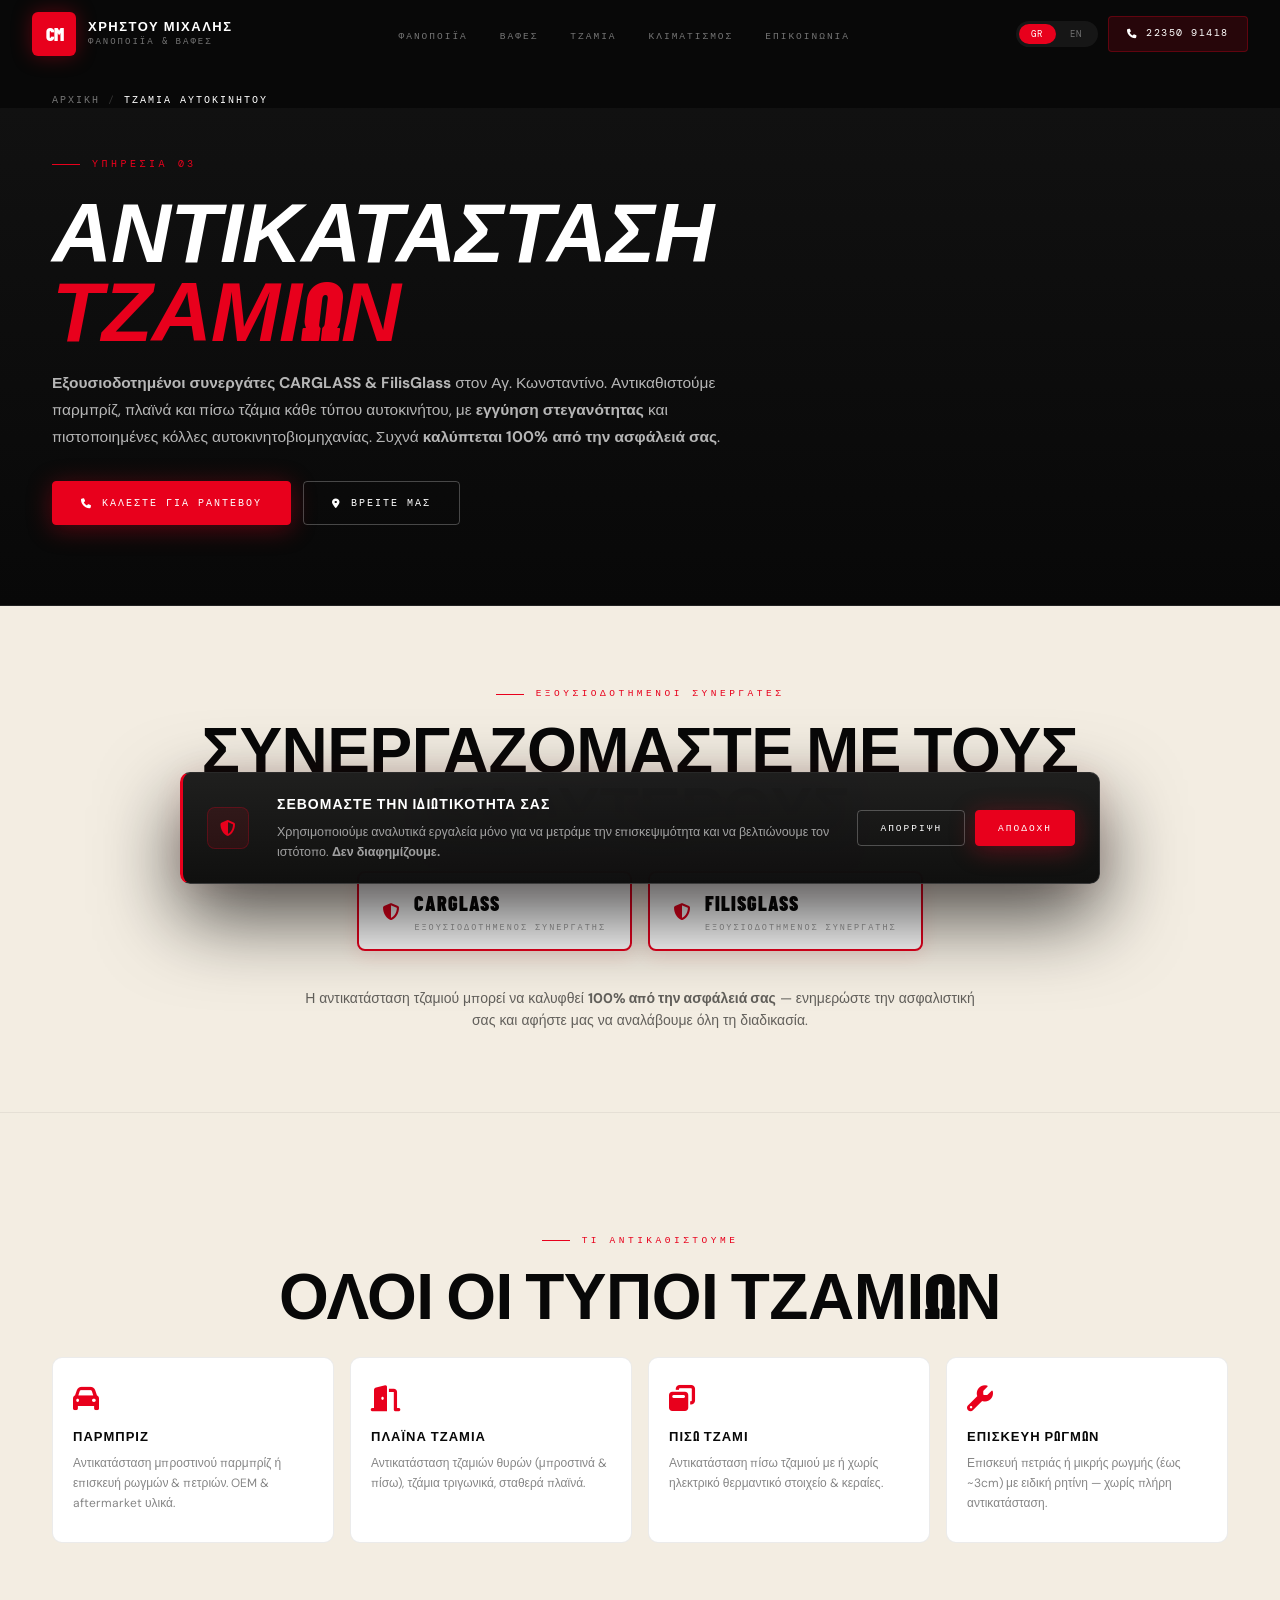
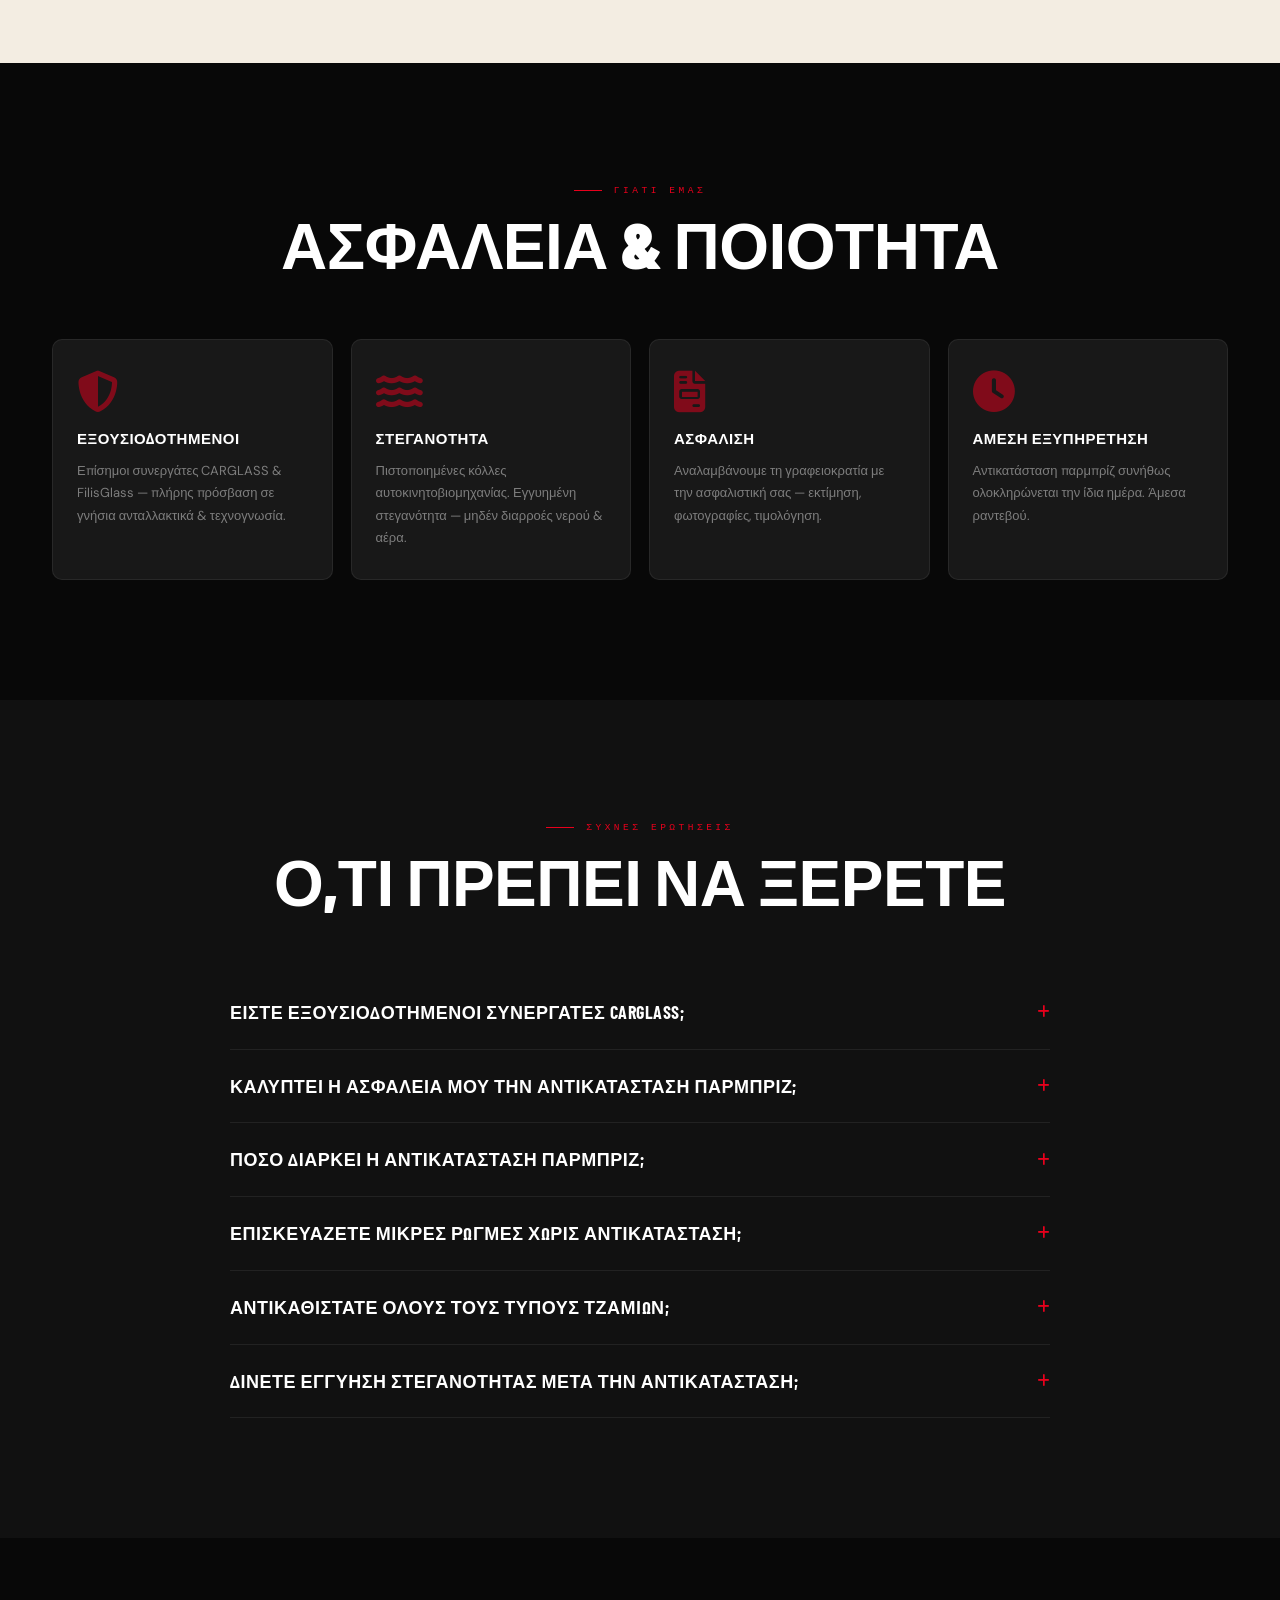
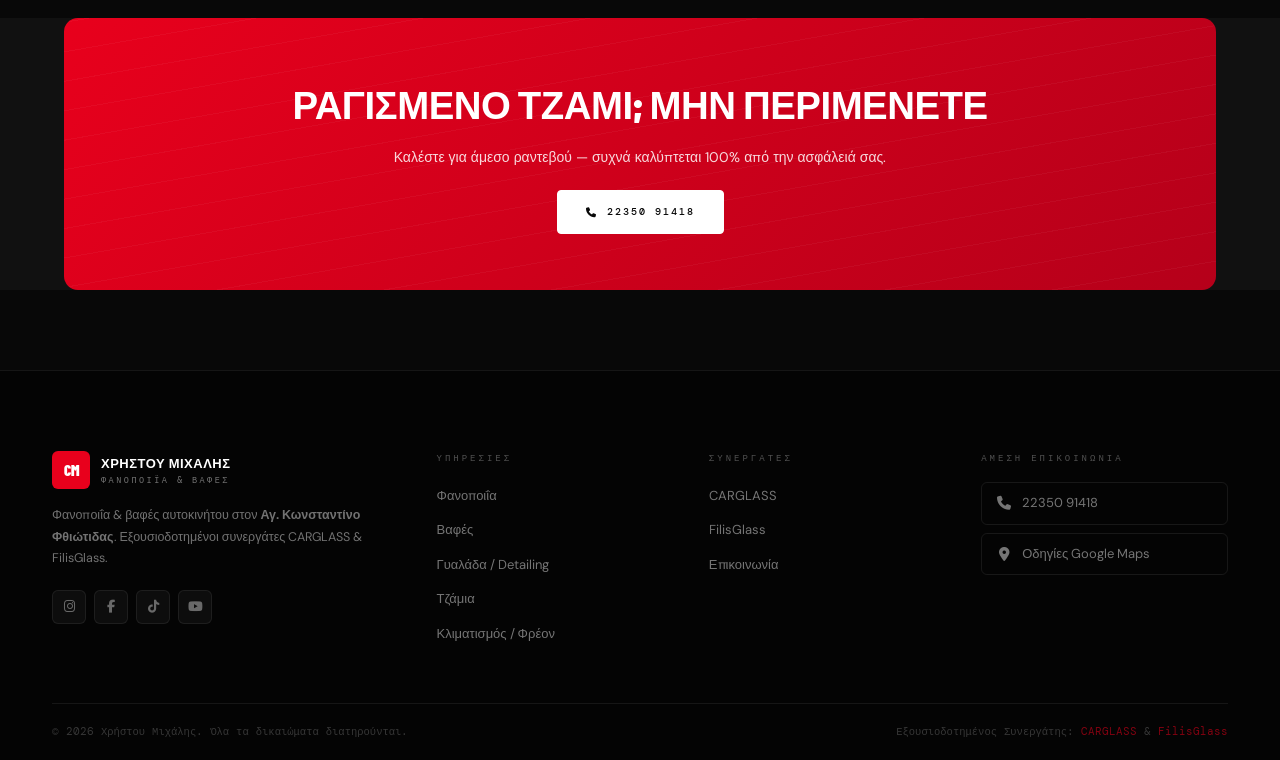
<file: tzamia/index.html>
<!DOCTYPE html>
<html lang="el" class="lang-gr">
<head>
  <meta charset="UTF-8"/>
  <meta name="viewport" content="width=device-width, initial-scale=1.0"/>
  <meta name="theme-color" content="#080808"/>
  <title>Αντικατάσταση Τζαμιών Αυτοκινήτου Αγ. Κωνσταντίνος | CARGLASS &amp; FilisGlass — Χρήστου Μιχάλης</title>

  <!-- Google Analytics 4 (with Consent Mode v2 — denied by default) -->
  <script async src="https://www.googletagmanager.com/gtag/js?id=G-C0JNDDPHBD"></script>
  <script>
    window.dataLayer = window.dataLayer || [];
    function gtag(){dataLayer.push(arguments);}
    gtag('js', new Date());
    gtag('consent', 'default', {
      'ad_storage': 'denied',
      'ad_user_data': 'denied',
      'ad_personalization': 'denied',
      'analytics_storage': 'denied',
      'functionality_storage': 'granted',
      'security_storage': 'granted',
      'wait_for_update': 500
    });
    try{
      var __c = localStorage.getItem('xr-consent');
      if(__c === 'granted'){ gtag('consent', 'update', {'analytics_storage':'granted'}); }
    }catch(e){}
    gtag('config', 'G-C0JNDDPHBD', { 'anonymize_ip': true });
  </script>

  <!-- SEO -->
  <meta name="description" content="Αντικατάσταση &amp; επισκευή τζαμιών αυτοκινήτου στον Αγ. Κωνσταντίνο. Εξουσιοδοτημένοι συνεργάτες CARGLASS &amp; FilisGlass — παρμπρίζ, πλαϊνά, πίσω τζάμι. Καλύπτεται από την ασφάλειά σας. Καλέστε 22350 91418."/>
  <meta name="keywords" content="αντικατάσταση παρμπρίζ Αγ. Κωνσταντίνος, CARGLASS Φθιώτιδα, FilisGlass Λαμία, τζάμια αυτοκινήτου, επισκευή ρωγμής παρμπρίζ, windshield replacement Greece"/>
  <meta name="robots" content="index, follow, max-image-preview:large"/>
  <link rel="canonical" href="https://xristourepairs.cc/tzamia/"/>
  <link rel="alternate" hreflang="el" href="https://xristourepairs.cc/tzamia/"/>
  <link rel="alternate" hreflang="en" href="https://xristourepairs.cc/tzamia/"/>
  <link rel="alternate" hreflang="x-default" href="https://xristourepairs.cc/tzamia/"/>

  <!-- Open Graph -->
  <meta property="og:type" content="website"/>
  <meta property="og:url" content="https://xristourepairs.cc/tzamia/"/>
  <meta property="og:title" content="Αντικατάσταση Τζαμιών Αυτοκινήτου Αγ. Κωνσταντίνος | CARGLASS &amp; FilisGlass"/>
  <meta property="og:description" content="Εξουσιοδοτημένοι συνεργάτες CARGLASS &amp; FilisGlass. Παρμπρίζ, πλαϊνά, πίσω τζάμι, επισκευή ρωγμών. Καλύπτεται από την ασφάλεια. 22350 91418."/>
  <meta property="og:image" content="https://xristourepairs.cc/images/2cars.jpg"/>
  <meta property="og:locale" content="el_GR"/>
  <meta property="og:locale:alternate" content="en_US"/>

  <!-- Twitter Card -->
  <meta name="twitter:card" content="summary_large_image"/>
  <meta name="twitter:title" content="Αντικατάσταση Τζαμιών Αυτοκινήτου | Χρήστου Μιχάλης"/>
  <meta name="twitter:description" content="Εξουσιοδοτημένοι CARGLASS &amp; FilisGlass. 22350 91418."/>
  <meta name="twitter:image" content="https://xristourepairs.cc/images/2cars.jpg"/>

  <!-- Service Schema -->
  <script type="application/ld+json">
  {
    "@context": "https://schema.org",
    "@type": "Service",
    "serviceType": "Αντικατάσταση &amp; Επισκευή Τζαμιών Αυτοκινήτου — Auto Glass Replacement",
    "name": "Αντικατάσταση Τζαμιών Αυτοκινήτου",
    "description": "Αντικατάσταση παρμπρίζ, πλαϊνών και πίσω τζαμιών αυτοκινήτου. Επισκευή ρωγμών. Εξουσιοδοτημένοι συνεργάτες CARGLASS και FilisGlass.",
    "brand": [
      {"@type": "Brand", "name": "CARGLASS"},
      {"@type": "Brand", "name": "FilisGlass"}
    ],
    "provider": {
      "@type": "AutoBodyShop",
      "name": "Χρήστου Μιχάλης — Φανοποιΐα & Βαφές",
      "url": "https://xristourepairs.cc",
      "telephone": "+302235091418",
      "priceRange": "€€",
      "address": {
        "@type": "PostalAddress",
        "streetAddress": "ΜΑΚΡΥΧΩΡΑΦΟ ΛΟΓΓΟΣ",
        "addressLocality": "Αγιος Κωνσταντίνος",
        "postalCode": "350 06",
        "addressCountry": "GR"
      },
      "aggregateRating": {
        "@type": "AggregateRating",
        "ratingValue": "4.9",
        "reviewCount": "50",
        "bestRating": "5"
      }
    },
    "areaServed": [
      {"@type": "City", "name": "Άγιος Κωνσταντίνος"},
      {"@type": "City", "name": "Καμένα Βούρλα"},
      {"@type": "City", "name": "Λαμία"},
      {"@type": "City", "name": "Αταλάντη"},
      {"@type": "AdministrativeArea", "name": "Φθιώτιδα"}
    ]
  }
  </script>

  <!-- Breadcrumb Schema -->
  <script type="application/ld+json">
  {
    "@context": "https://schema.org",
    "@type": "BreadcrumbList",
    "itemListElement": [
      {"@type": "ListItem", "position": 1, "name": "Αρχική", "item": "https://xristourepairs.cc/"},
      {"@type": "ListItem", "position": 2, "name": "Τζάμια Αυτοκινήτου", "item": "https://xristourepairs.cc/tzamia/"}
    ]
  }
  </script>

  <!-- FAQ Schema -->
  <script type="application/ld+json">
  {
    "@context": "https://schema.org",
    "@type": "FAQPage",
    "mainEntity": [
      {"@type": "Question", "name": "Είστε εξουσιοδοτημένοι συνεργάτες CARGLASS;", "acceptedAnswer": {"@type": "Answer", "text": "Ναι, είμαστε εξουσιοδοτημένοι συνεργάτες τόσο της CARGLASS όσο και της FilisGlass για αντικατάσταση και επισκευή τζαμιών αυτοκινήτου στην ευρύτερη περιοχή του Αγ. Κωνσταντίνου και της Φθιώτιδας."}},
      {"@type": "Question", "name": "Καλύπτει η ασφάλειά μου την αντικατάσταση παρμπρίζ;", "acceptedAnswer": {"@type": "Answer", "text": "Στις περισσότερες περιπτώσεις ναι — η μικτή ή και η ειδική κάλυψη τζαμιών στο ασφαλιστήριό σας καλύπτει την αντικατάσταση. Αναλαμβάνουμε όλη τη διαδικασία με την ασφαλιστική σας: εκτίμηση, φωτογραφίες, τιμολόγηση. Επικοινωνήστε πρώτα με την ασφάλειά σας για επιβεβαίωση κάλυψης."}},
      {"@type": "Question", "name": "Πόσο διαρκεί η αντικατάσταση παρμπρίζ;", "acceptedAnswer": {"@type": "Answer", "text": "Η αντικατάσταση παρμπρίζ διαρκεί συνήθως 1–2 ώρες. Μετά την τοποθέτηση, απαιτούνται 1–3 ώρες αναμονής για την πλήρη πήξη της κόλλας πριν οδηγήσετε το αυτοκίνητο."}},
      {"@type": "Question", "name": "Επισκευάζετε μικρές ρωγμές χωρίς αντικατάσταση;", "acceptedAnswer": {"@type": "Answer", "text": "Ναι. Μικρές ρωγμές (μέχρι ~3cm) και πετριές μπορούν συχνά να επισκευαστούν χωρίς πλήρη αντικατάσταση, με ειδική ρητίνη. Είναι ταχύτερο, οικονομικότερο και διατηρεί το αρχικό εργοστασιακό παρμπρίζ."}},
      {"@type": "Question", "name": "Αντικαθιστάτε όλους τους τύπους τζαμιών;", "acceptedAnswer": {"@type": "Answer", "text": "Ναι: παρμπρίζ (μπροστά), πλαϊνά τζάμια θυρών, πίσω τζάμι (με ή χωρίς θερμαντικό στοιχείο) και τζάμια οροφής. Αντικαθιστούμε τζάμια από όλους τους κατασκευαστές και έχουμε πρόσβαση σε OEM &amp; aftermarket υλικά."}},
      {"@type": "Question", "name": "Δίνετε εγγύηση στεγανότητας μετά την αντικατάσταση;", "acceptedAnswer": {"@type": "Answer", "text": "Ναι, όλες οι αντικαταστάσεις τζαμιών συνοδεύονται από εγγύηση στεγανότητας — κανένα νερό, καμία διαρροή αέρα. Χρησιμοποιούμε πιστοποιημένες κόλλες αυτοκινητοβιομηχανίας."}}
    ]
  }
  </script>

  <link rel="preconnect" href="https://fonts.googleapis.com"/>
  <link rel="preconnect" href="https://fonts.gstatic.com" crossorigin/>
  <link href="https://fonts.googleapis.com/css2?family=Barlow+Condensed:ital,wght@0,300;0,400;0,600;0,700;0,800;0,900;1,700;1,900&family=DM+Sans:wght@300;400;500&family=DM+Mono:wght@400;500&display=swap" rel="stylesheet"/>
  <link rel="stylesheet" href="https://cdnjs.cloudflare.com/ajax/libs/font-awesome/6.4.0/css/all.min.css"/>
  <link rel="stylesheet" href="../css/styles.css"/>
</head>
<body>
<a class="skip-link" href="#main">Skip to content</a>
<div class="lang-overlay" id="langOverlay" aria-hidden="true"><div class="lang-overlay-slice"></div><div class="lang-overlay-stripe"></div></div>
<div id="sp"></div>

<nav id="nav">
  <div class="nav-in">
    <a href="../" class="nav-logo">
      <div class="nav-mark">CM</div>
      <div>
        <div class="nav-name gr">Χρήστου Μιχάλης</div>
        <div class="nav-name en">Christou Michalis</div>
        <div class="nav-sub gr">Φανοποιΐα &amp; Βαφές</div>
        <div class="nav-sub en">Body Shop &amp; Paint</div>
      </div>
    </a>
    <ul class="nav-links">
      <li><a href="../fanopoiia/"><span class="gr">Φανοποιΐα</span><span class="en">Body Repair</span></a></li>
      <li><a href="../vafes/"><span class="gr">Βαφές</span><span class="en">Paint</span></a></li>
      <li><a href="../tzamia/" class="active-link"><span class="gr">Τζάμια</span><span class="en">Glass</span></a></li>
      <li><a href="../klimatismos/"><span class="gr">Κλιματισμός</span><span class="en">AC</span></a></li>
      <li><a href="../#contact"><span class="gr">Επικοινωνία</span><span class="en">Contact</span></a></li>
    </ul>
    <div class="nav-right">
      <div class="lang-row">
        <button class="l-btn active" id="btnGR" onclick="setLang('gr')">GR</button>
        <button class="l-btn" id="btnEN" onclick="setLang('en')">EN</button>
      </div>
      <a href="tel:+302235091418" class="nav-call"><i class="fas fa-phone"></i><span>22350 91418</span></a>
      <button class="hamburger" id="ham" aria-label="Toggle navigation" aria-expanded="false" aria-controls="mob" onclick="toggleMenu()"><span></span><span></span><span></span></button>
    </div>
  </div>
</nav>

<div id="mob" role="dialog" aria-modal="true" aria-label="Navigation">
  <a href="../" onclick="closeMenu()"><span class="gr">Αρχική</span><span class="en">Home</span></a>
  <a href="../fanopoiia/" onclick="closeMenu()"><span class="gr">Φανοποιΐα</span><span class="en">Body Repair</span></a>
  <a href="../vafes/" onclick="closeMenu()"><span class="gr">Βαφές</span><span class="en">Paint &amp; Polish</span></a>
  <a href="../tzamia/" onclick="closeMenu()"><span class="gr">Τζάμια</span><span class="en">Glass</span></a>
  <a href="../klimatismos/" onclick="closeMenu()"><span class="gr">Κλιματισμός</span><span class="en">AC Service</span></a>
  <a href="../#contact" onclick="closeMenu()"><span class="gr">Επικοινωνία</span><span class="en">Contact</span></a>
  <div class="mob-lang">
    <button class="mob-l active" id="mGR" onclick="setLang('gr');updateMobLang('gr')">ΕΛΛΗΝΙΚΑ</button>
    <button class="mob-l" id="mEN" onclick="setLang('en');updateMobLang('en')">ENGLISH</button>
  </div>
</div>

<div class="wrap">
  <nav class="crumbs" aria-label="Breadcrumb">
    <a href="../"><span class="gr">Αρχική</span><span class="en">Home</span></a>
    <span class="sep">/</span>
    <span class="here"><span class="gr">Τζάμια Αυτοκινήτου</span><span class="en">Auto Glass</span></span>
  </nav>
</div>

<header class="page-hero" id="main">
  <div class="wrap">
    <div class="ph-tag"><span class="gr">Υπηρεσία 03</span><span class="en">Service 03</span></div>
    <h1>
      <span class="gr">Αντικατάσταση<br><span class="accent">Τζαμιών</span></span>
      <span class="en">Auto Glass<br><span class="accent">Replacement</span></span>
    </h1>
    <p class="ph-lead">
      <span class="gr"><strong>Εξουσιοδοτημένοι συνεργάτες CARGLASS &amp; FilisGlass</strong> στον Αγ. Κωνσταντίνο. Αντικαθιστούμε παρμπρίζ, πλαϊνά και πίσω τζάμια κάθε τύπου αυτοκινήτου, με <strong>εγγύηση στεγανότητας</strong> και πιστοποιημένες κόλλες αυτοκινητοβιομηχανίας. Συχνά <strong>καλύπτεται 100% από την ασφάλειά σας</strong>.</span>
      <span class="en"><strong>Authorized CARGLASS &amp; FilisGlass partners</strong> in Ag. Konstantinos. We replace windshields, side, and rear glass on every vehicle type, with a <strong>watertight seal guarantee</strong> and OEM-grade urethane adhesives. Often <strong>fully covered by your insurance</strong>.</span>
    </p>
    <div class="ph-btns">
      <a href="tel:+302235091418" class="btn btn-red"><i class="fas fa-phone"></i><span class="gr">Καλέστε για Ραντεβού</span><span class="en">Call to Book</span></a>
      <a href="../#contact" class="btn btn-outline"><i class="fas fa-map-marker-alt"></i><span class="gr">Βρείτε μας</span><span class="en">Find Us</span></a>
    </div>
  </div>
</header>

<!-- PARTNERS BLOCK -->
<section class="section-pad-sm" style="background:var(--cream);color:var(--black)">
  <div class="wrap">
    <div class="s-head center sr" style="margin-bottom:32px">
      <div class="s-tag" style="justify-content:center;color:var(--red)"><span class="gr">Εξουσιοδοτημένοι Συνεργάτες</span><span class="en">Authorized Partners</span></div>
      <h2 class="s-h2" style="color:var(--black)"><span class="gr">Συνεργαζόμαστε με τους Καλύτερους</span><span class="en">We Partner With the Best</span></h2>
    </div>
    <div class="partner-strip sr" style="justify-content:center">
      <div class="part-badge">
        <i class="fas fa-shield-alt"></i>
        <div>
          <div class="part-name">CARGLASS</div>
          <div class="part-sub gr">Εξουσιοδοτημένος Συνεργάτης</div>
          <div class="part-sub en">Authorized Partner</div>
        </div>
      </div>
      <div class="part-badge">
        <i class="fas fa-shield-alt"></i>
        <div>
          <div class="part-name">FILISGLASS</div>
          <div class="part-sub gr">Εξουσιοδοτημένος Συνεργάτης</div>
          <div class="part-sub en">Authorized Partner</div>
        </div>
      </div>
    </div>
    <p style="text-align:center;margin-top:36px;font-size:14px;color:rgba(0,0,0,.6);max-width:680px;margin-left:auto;margin-right:auto">
      <span class="gr">Η αντικατάσταση τζαμιού μπορεί να καλυφθεί <strong>100% από την ασφάλειά σας</strong> — ενημερώστε την ασφαλιστική σας και αφήστε μας να αναλάβουμε όλη τη διαδικασία.</span>
      <span class="en">Glass replacement may be <strong>100% covered by your insurance</strong> — inform your insurer and we'll handle the rest.</span>
    </p>
  </div>
</section>

<!-- GLASS TYPES -->
<section class="section-pad" style="background:var(--cream);color:var(--black);border-top:1px solid rgba(0,0,0,.06)">
  <div class="wrap">
    <div class="s-head center sr" style="margin-bottom:32px">
      <div class="s-tag" style="justify-content:center;color:var(--red)"><span class="gr">Τι Αντικαθιστούμε</span><span class="en">What We Replace</span></div>
      <h2 class="s-h2" style="color:var(--black)"><span class="gr">Όλοι οι Τύποι Τζαμιών</span><span class="en">All Glass Types</span></h2>
    </div>
    <div class="gs-grid">
      <div class="gs-card sr d1">
        <i class="fas fa-car"></i>
        <h4><span class="gr">Παρμπρίζ</span><span class="en">Windshield</span></h4>
        <p><span class="gr">Αντικατάσταση μπροστινού παρμπρίζ ή επισκευή ρωγμών &amp; πετριών. OEM &amp; aftermarket υλικά.</span><span class="en">Front windshield replacement or chip/crack repair. OEM &amp; aftermarket glass.</span></p>
      </div>
      <div class="gs-card sr d2">
        <i class="fas fa-door-open"></i>
        <h4><span class="gr">Πλαϊνά Τζάμια</span><span class="en">Side Windows</span></h4>
        <p><span class="gr">Αντικατάσταση τζαμιών θυρών (μπροστινά &amp; πίσω), τζάμια τριγωνικά, σταθερά πλαϊνά.</span><span class="en">Side door window replacement (front &amp; rear), triangular and fixed side glass.</span></p>
      </div>
      <div class="gs-card sr d3">
        <i class="fas fa-window-restore"></i>
        <h4><span class="gr">Πίσω Τζάμι</span><span class="en">Rear Window</span></h4>
        <p><span class="gr">Αντικατάσταση πίσω τζαμιού με ή χωρίς ηλεκτρικό θερμαντικό στοιχείο &amp; κεραίες.</span><span class="en">Rear window replacement with or without heated element &amp; antenna integration.</span></p>
      </div>
      <div class="gs-card sr d4">
        <i class="fas fa-wrench"></i>
        <h4><span class="gr">Επισκευή Ρωγμών</span><span class="en">Crack Repair</span></h4>
        <p><span class="gr">Επισκευή πετριάς ή μικρής ρωγμής (έως ~3cm) με ειδική ρητίνη — χωρίς πλήρη αντικατάσταση.</span><span class="en">Chip or small crack repair (up to ~3cm) with specialised resin — no full replacement needed.</span></p>
      </div>
    </div>
  </div>
</section>

<!-- WHY BLOCK -->
<section class="section-pad" style="background:var(--black)">
  <div class="wrap">
    <div class="s-head center sr">
      <div class="s-tag" style="justify-content:center"><span class="gr">Γιατί Εμάς</span><span class="en">Why Us</span></div>
      <h2 class="s-h2"><span class="gr">Ασφάλεια &amp; Ποιότητα</span><span class="en">Safety &amp; Quality</span></h2>
    </div>
    <div class="process-wrap">
      <div class="proc-card sr d1">
        <div class="proc-num"><i class="fas fa-shield-alt"></i></div>
        <h4><span class="gr">Εξουσιοδοτημένοι</span><span class="en">Authorized</span></h4>
        <p><span class="gr">Επίσημοι συνεργάτες CARGLASS &amp; FilisGlass — πλήρης πρόσβαση σε γνήσια ανταλλακτικά &amp; τεχνογνωσία.</span><span class="en">Official CARGLASS &amp; FilisGlass partners — full access to genuine parts &amp; expertise.</span></p>
      </div>
      <div class="proc-card sr d2">
        <div class="proc-num"><i class="fas fa-water"></i></div>
        <h4><span class="gr">Στεγανότητα</span><span class="en">Watertight</span></h4>
        <p><span class="gr">Πιστοποιημένες κόλλες αυτοκινητοβιομηχανίας. Εγγυημένη στεγανότητα — μηδέν διαρροές νερού &amp; αέρα.</span><span class="en">Automotive-grade urethane adhesives. Guaranteed seal — zero water or air leaks.</span></p>
      </div>
      <div class="proc-card sr d3">
        <div class="proc-num"><i class="fas fa-file-invoice"></i></div>
        <h4><span class="gr">Ασφάλιση</span><span class="en">Insurance</span></h4>
        <p><span class="gr">Αναλαμβάνουμε τη γραφειοκρατία με την ασφαλιστική σας — εκτίμηση, φωτογραφίες, τιμολόγηση.</span><span class="en">We handle insurance paperwork — assessment, photos, billing.</span></p>
      </div>
      <div class="proc-card sr d4">
        <div class="proc-num"><i class="fas fa-clock"></i></div>
        <h4><span class="gr">Άμεση Εξυπηρέτηση</span><span class="en">Fast Service</span></h4>
        <p><span class="gr">Αντικατάσταση παρμπρίζ συνήθως ολοκληρώνεται την ίδια ημέρα. Άμεσα ραντεβού.</span><span class="en">Windshield replacement usually completed same-day. Quick scheduling.</span></p>
      </div>
    </div>
  </div>
</section>

<!-- FAQ -->
<section class="section-pad" style="background:var(--charcoal)">
  <div class="wrap">
    <div class="s-head center sr">
      <div class="s-tag" style="justify-content:center"><span class="gr">Συχνές Ερωτήσεις</span><span class="en">FAQ</span></div>
      <h2 class="s-h2"><span class="gr">Ό,τι Πρέπει να Ξέρετε</span><span class="en">Everything You Need to Know</span></h2>
    </div>
    <div class="faq-wrap">
      <div class="faq-item">
        <div class="faq-q"><span><span class="gr">Είστε εξουσιοδοτημένοι συνεργάτες CARGLASS;</span><span class="en">Are you authorized CARGLASS partners?</span></span><i class="fas fa-plus"></i></div>
        <div class="faq-a"><span class="gr">Ναι, είμαστε <strong>εξουσιοδοτημένοι συνεργάτες τόσο της CARGLASS όσο και της FilisGlass</strong> για αντικατάσταση και επισκευή τζαμιών αυτοκινήτου στην ευρύτερη περιοχή του Αγ. Κωνσταντίνου και της Φθιώτιδας. Αυτό σημαίνει επίσημη πρόσβαση σε γνήσια ανταλλακτικά και απευθείας συνεργασία με το δίκτυο των ασφαλιστικών.</span><span class="en">Yes, we are <strong>authorized partners of both CARGLASS and FilisGlass</strong> for auto glass replacement and repair in the Ag. Konstantinos and Phthiotis region. This gives us official access to genuine parts and direct collaboration with insurance networks.</span></div>
      </div>
      <div class="faq-item">
        <div class="faq-q"><span><span class="gr">Καλύπτει η ασφάλειά μου την αντικατάσταση παρμπρίζ;</span><span class="en">Does my insurance cover windshield replacement?</span></span><i class="fas fa-plus"></i></div>
        <div class="faq-a"><span class="gr">Στις περισσότερες περιπτώσεις <strong>ναι</strong> — η μικτή ή και η ειδική κάλυψη τζαμιών στο ασφαλιστήριό σας <strong>συχνά καλύπτει 100%</strong> την αντικατάσταση χωρίς απαλλαγή ή με χαμηλή απαλλαγή. Αναλαμβάνουμε όλη τη διαδικασία με την ασφαλιστική σας. Επικοινωνήστε πρώτα με την ασφάλειά σας για να επιβεβαιώσετε την κάλυψη.</span><span class="en">In most cases <strong>yes</strong> — comprehensive or specific glass coverage <strong>often covers 100%</strong> of replacement with no or low deductible. We handle the entire insurance process. Contact your insurer first to confirm coverage.</span></div>
      </div>
      <div class="faq-item">
        <div class="faq-q"><span><span class="gr">Πόσο διαρκεί η αντικατάσταση παρμπρίζ;</span><span class="en">How long does windshield replacement take?</span></span><i class="fas fa-plus"></i></div>
        <div class="faq-a"><span class="gr">Η αντικατάσταση παρμπρίζ διαρκεί συνήθως <strong>1–2 ώρες</strong>. Μετά την τοποθέτηση, συνιστάται αναμονή <strong>1–3 ωρών</strong> για την πλήρη πήξη της κόλλας πριν οδηγήσετε το αυτοκίνητο, ώστε να εξασφαλίσετε άριστη στεγανότητα και ασφάλεια.</span><span class="en">Windshield replacement usually takes <strong>1–2 hours</strong>. After installation, a wait of <strong>1–3 hours</strong> is recommended for full adhesive cure before driving, to ensure perfect sealing and safety.</span></div>
      </div>
      <div class="faq-item">
        <div class="faq-q"><span><span class="gr">Επισκευάζετε μικρές ρωγμές χωρίς αντικατάσταση;</span><span class="en">Do you repair small cracks without replacement?</span></span><i class="fas fa-plus"></i></div>
        <div class="faq-a"><span class="gr">Ναι. <strong>Μικρές ρωγμές (έως ~3cm) και πετριές</strong> μπορούν συχνά να επισκευαστούν χωρίς πλήρη αντικατάσταση, με ειδική <strong>ρητίνη υπό κενό</strong>. Είναι ταχύτερο, οικονομικότερο και διατηρεί το αρχικό εργοστασιακό παρμπρίζ — μια καλή επιλογή αν η ζημιά πιαστεί εγκαίρως.</span><span class="en">Yes. <strong>Small cracks (up to ~3cm) and chips</strong> can often be repaired without full replacement, using a specialised <strong>vacuum-injected resin</strong>. It's faster, cheaper, and preserves your factory windshield — a good option if caught early.</span></div>
      </div>
      <div class="faq-item">
        <div class="faq-q"><span><span class="gr">Αντικαθιστάτε όλους τους τύπους τζαμιών;</span><span class="en">Do you replace all glass types?</span></span><i class="fas fa-plus"></i></div>
        <div class="faq-a"><span class="gr">Ναι: <strong>παρμπρίζ</strong> (μπροστά), <strong>πλαϊνά τζάμια θυρών</strong>, <strong>πίσω τζάμι</strong> (με ή χωρίς θερμαντικό στοιχείο), <strong>τζάμια οροφής</strong>, και τζάμια από όλους τους κατασκευαστές. Έχουμε πρόσβαση σε <strong>OEM &amp; aftermarket</strong> υλικά για κάθε όχημα.</span><span class="en">Yes: <strong>windshields</strong>, <strong>side door glass</strong>, <strong>rear windows</strong> (with or without heating element), <strong>sunroof glass</strong>, and from all manufacturers. We have access to <strong>OEM &amp; aftermarket</strong> glass for every vehicle.</span></div>
      </div>
      <div class="faq-item">
        <div class="faq-q"><span><span class="gr">Δίνετε εγγύηση στεγανότητας μετά την αντικατάσταση;</span><span class="en">Do you guarantee a watertight seal?</span></span><i class="fas fa-plus"></i></div>
        <div class="faq-a"><span class="gr">Ναι, όλες οι αντικαταστάσεις τζαμιών συνοδεύονται από <strong>εγγύηση στεγανότητας</strong> — κανένα νερό, καμία διαρροή αέρα. Χρησιμοποιούμε <strong>πιστοποιημένες κόλλες αυτοκινητοβιομηχανίας</strong> (urethane) με τις προδιαγραφές του κάθε κατασκευαστή.</span><span class="en">Yes, all glass replacements come with a <strong>watertight seal guarantee</strong> — no water leaks, no air leaks. We use <strong>certified automotive-grade urethane adhesives</strong> per manufacturer specifications.</span></div>
      </div>
    </div>
  </div>
</section>

<!-- CTA -->
<section style="background:var(--charcoal);padding:0 32px">
  <div class="wrap">
    <div class="cta-banner">
      <h3><span class="gr">Ραγισμένο τζάμι; Μην περιμένετε</span><span class="en">Cracked glass? Don't wait</span></h3>
      <p><span class="gr">Καλέστε για άμεσο ραντεβού — συχνά καλύπτεται 100% από την ασφάλειά σας.</span><span class="en">Call for a fast appointment — often 100% covered by your insurance.</span></p>
      <a href="tel:+302235091418" class="btn"><i class="fas fa-phone"></i><span>22350 91418</span></a>
    </div>
  </div>
</section>

<footer>
  <div class="wrap">
    <div class="footer-inner">
      <div>
        <div class="f-logo">
          <div class="f-mark">CM</div>
          <div>
            <div class="f-name gr">ΧΡΗΣΤΟΥ ΜΙΧΑΛΗΣ</div>
            <div class="f-name en">CHRISTOU MICHALIS</div>
            <div class="f-sub gr">Φανοποιΐα &amp; Βαφές</div>
            <div class="f-sub en">Body Shop &amp; Paint</div>
          </div>
        </div>
        <p class="f-desc gr">Φανοποιΐα &amp; βαφές αυτοκινήτου στον <strong>Αγ. Κωνσταντίνο Φθιώτιδας</strong>. Εξουσιοδοτημένοι συνεργάτες CARGLASS &amp; FilisGlass.</p>
        <p class="f-desc en">Auto body shop &amp; paint in <strong>Ag. Konstantinos, Greece</strong>. Authorized CARGLASS &amp; FilisGlass partners.</p>
        <div class="f-social">
          <a href="#" aria-label="Instagram"><i class="fab fa-instagram"></i></a>
          <a href="#" aria-label="Facebook"><i class="fab fa-facebook-f"></i></a>
          <a href="#" aria-label="TikTok"><i class="fab fa-tiktok"></i></a>
          <a href="#" aria-label="YouTube"><i class="fab fa-youtube"></i></a>
        </div>
      </div>
      <div class="f-col">
        <h5 class="gr">Υπηρεσίες</h5><h5 class="en">Services</h5>
        <ul>
          <li><a href="../fanopoiia/"><span class="gr">Φανοποιΐα</span><span class="en">Body Repair</span></a></li>
          <li><a href="../vafes/"><span class="gr">Βαφές</span><span class="en">Paint</span></a></li>
          <li><a href="../vafes/"><span class="gr">Γυαλάδα / Detailing</span><span class="en">Polish / Detailing</span></a></li>
          <li><a href="../tzamia/"><span class="gr">Τζάμια</span><span class="en">Glass</span></a></li>
          <li><a href="../klimatismos/"><span class="gr">Κλιματισμός / Φρέον</span><span class="en">AC / Freon</span></a></li>
        </ul>
      </div>
      <div class="f-col">
        <h5 class="gr">Συνεργάτες</h5><h5 class="en">Partners</h5>
        <ul>
          <li><a href="../tzamia/">CARGLASS</a></li>
          <li><a href="../tzamia/">FilisGlass</a></li>
          <li><a href="../#contact"><span class="gr">Επικοινωνία</span><span class="en">Contact Us</span></a></li>
        </ul>
      </div>
      <div class="f-col">
        <h5 class="gr">Άμεση Επικοινωνία</h5>
        <h5 class="en">Quick Contact</h5>
        <a href="tel:+302235091418" class="f-quick-btn phone"><i class="fas fa-phone"></i><span>22350 91418</span></a>
        <a href="https://share.google/R8xZjEruglQLprxd4" target="_blank" rel="noopener noreferrer" class="f-quick-btn maps"><i class="fas fa-location-dot"></i><span class="gr">Οδηγίες Google Maps</span><span class="en">Google Maps Directions</span></a>
      </div>
    </div>
    <div class="footer-bar">
      <p>© 2026 <span class="gr">Χρήστου Μιχάλης</span><span class="en">Christou Michalis</span>. <span class="gr">Όλα τα δικαιώματα διατηρούνται.</span><span class="en">All rights reserved.</span></p>
      <p><span class="gr">Εξουσιοδοτημένος Συνεργάτης:</span><span class="en">Authorized Partner:</span> <a href="../tzamia/">CARGLASS</a> &amp; <a href="../tzamia/">FilisGlass</a></p>
    </div>
  </div>
</footer>

<script src="../js/main.js"></script>
</body>
</html>
</file>
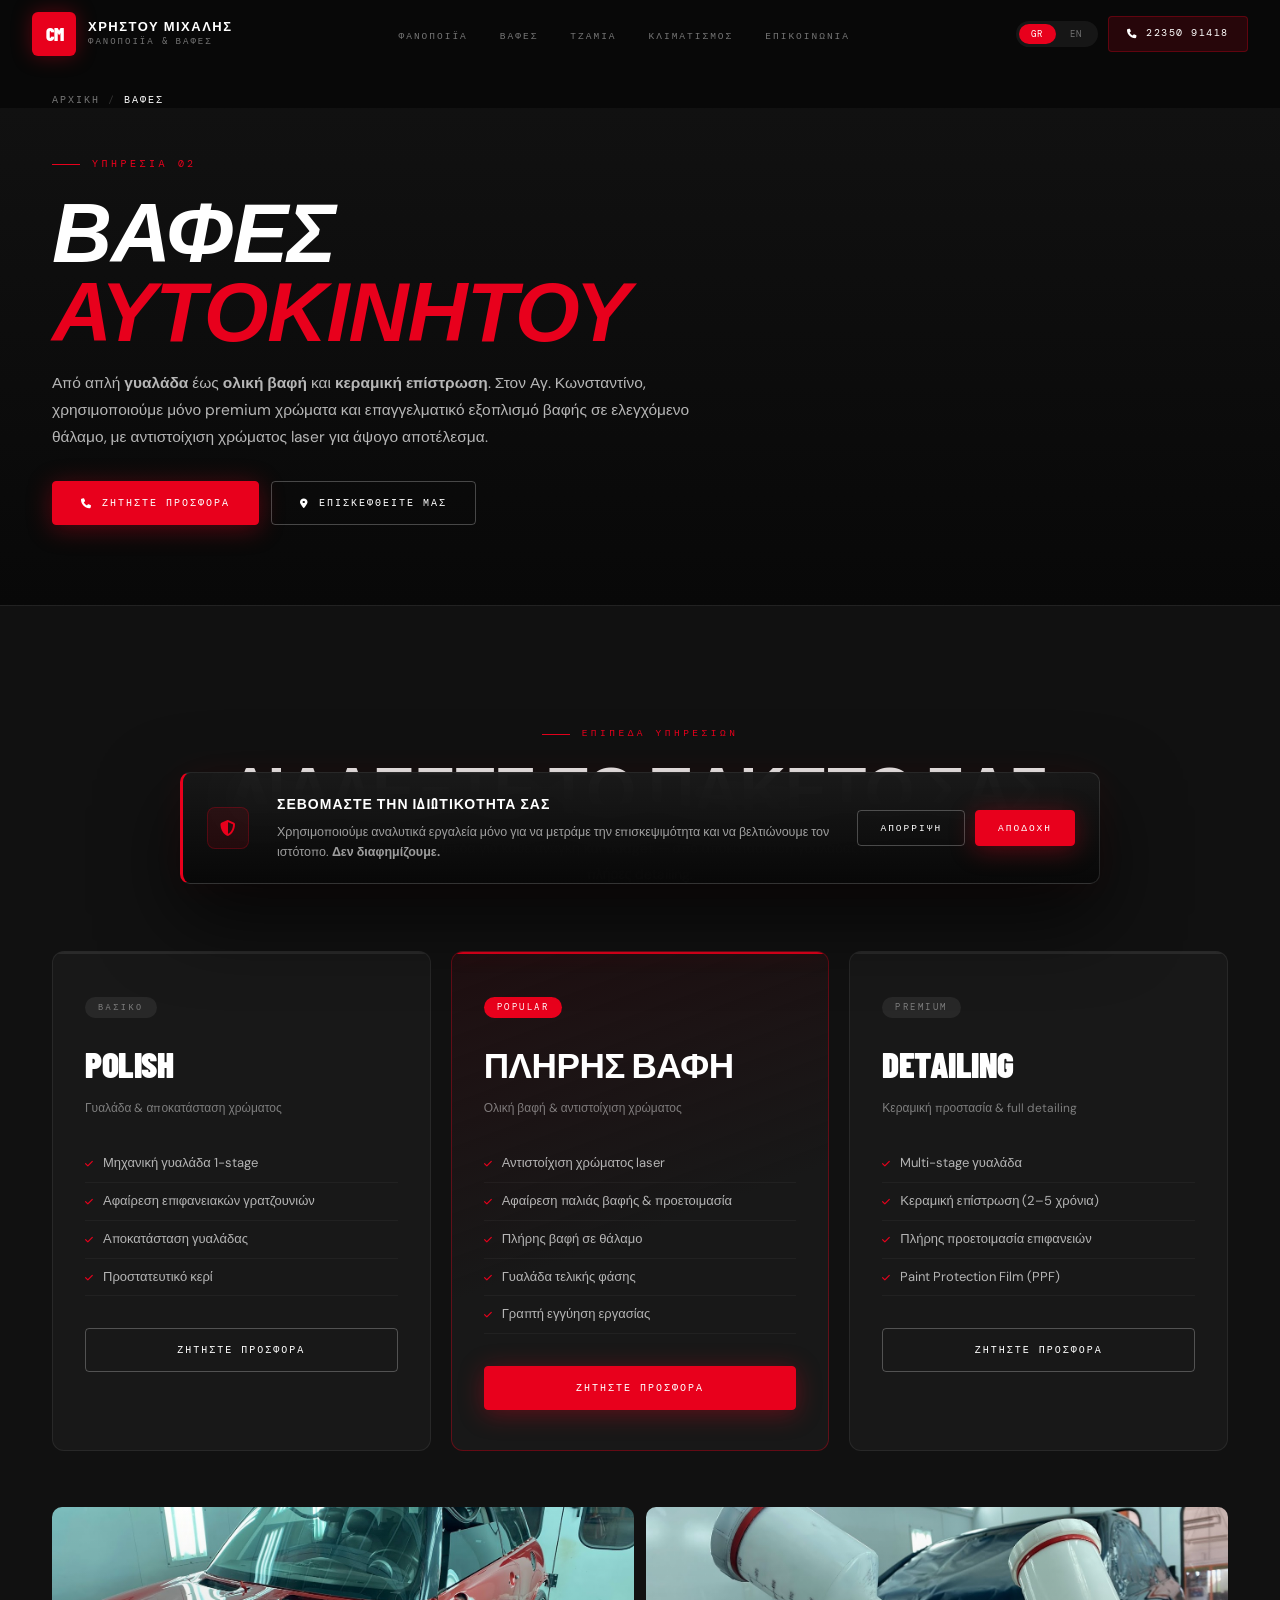
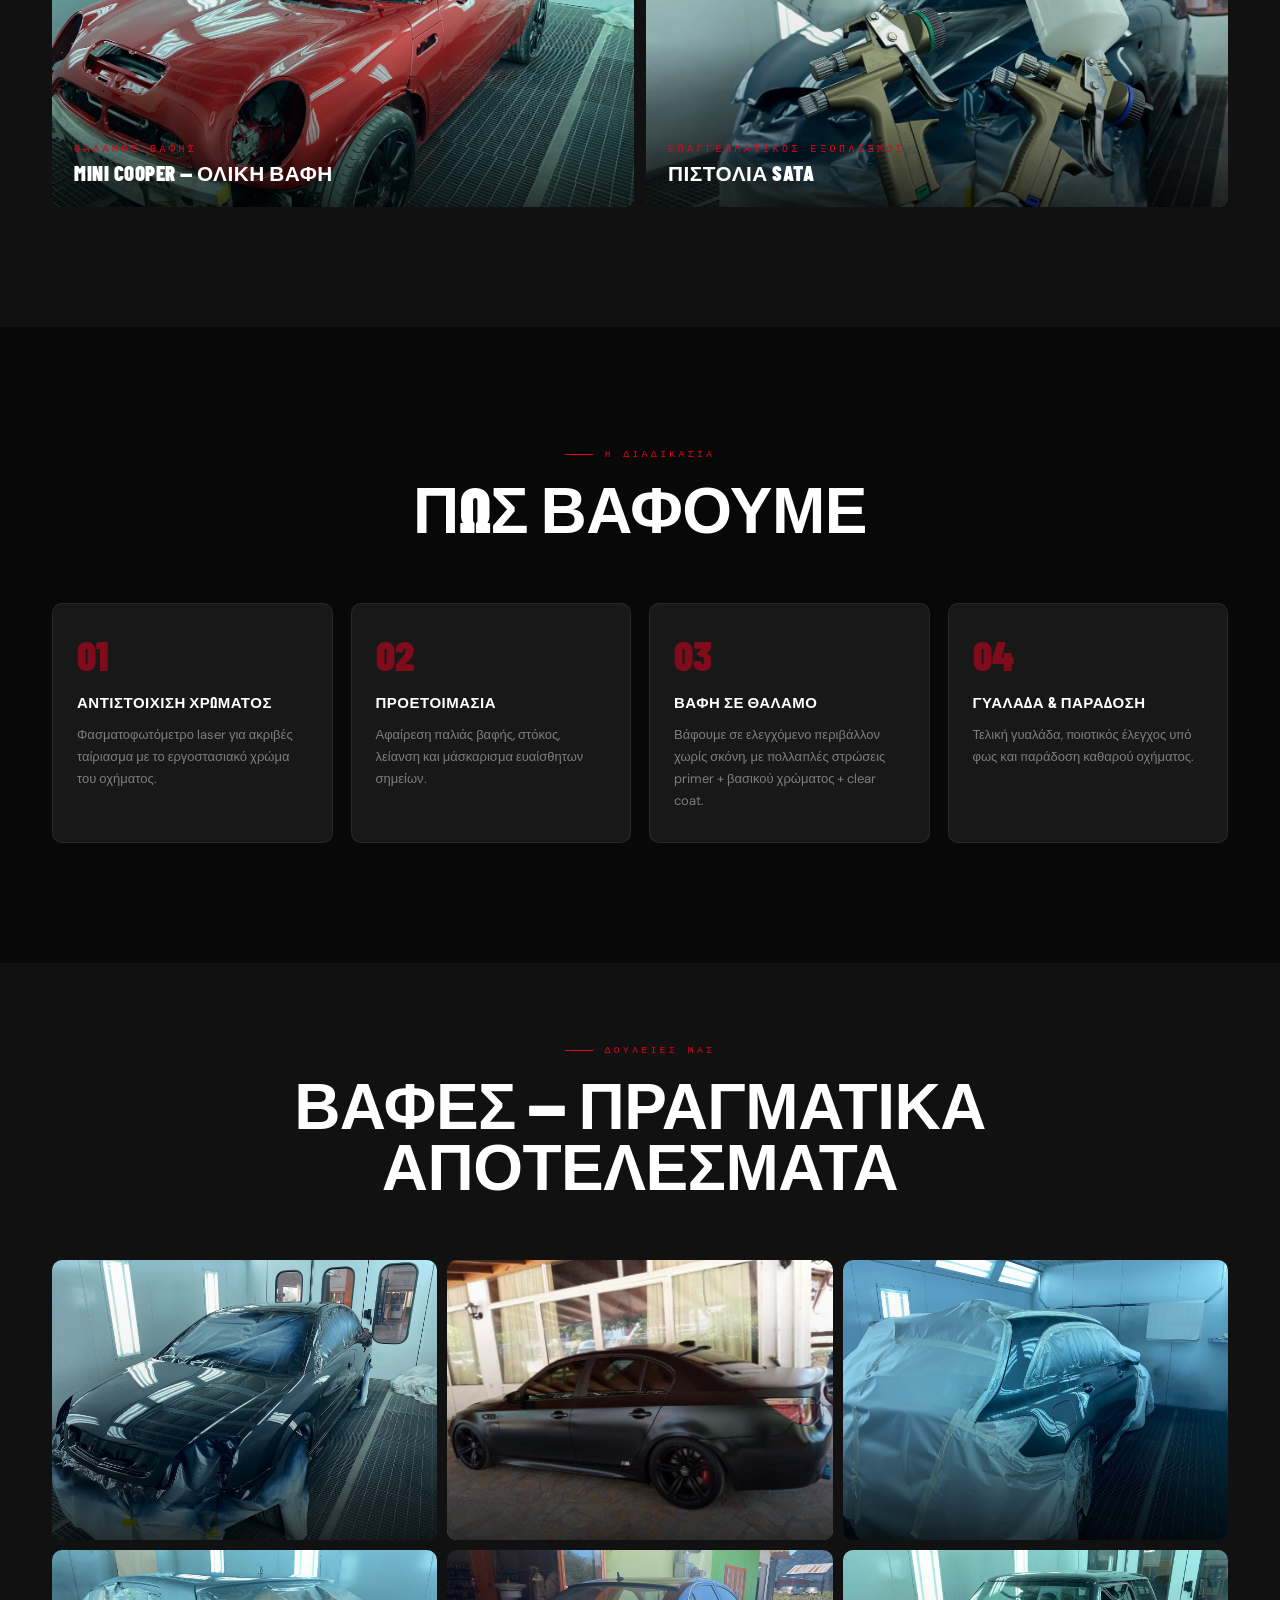
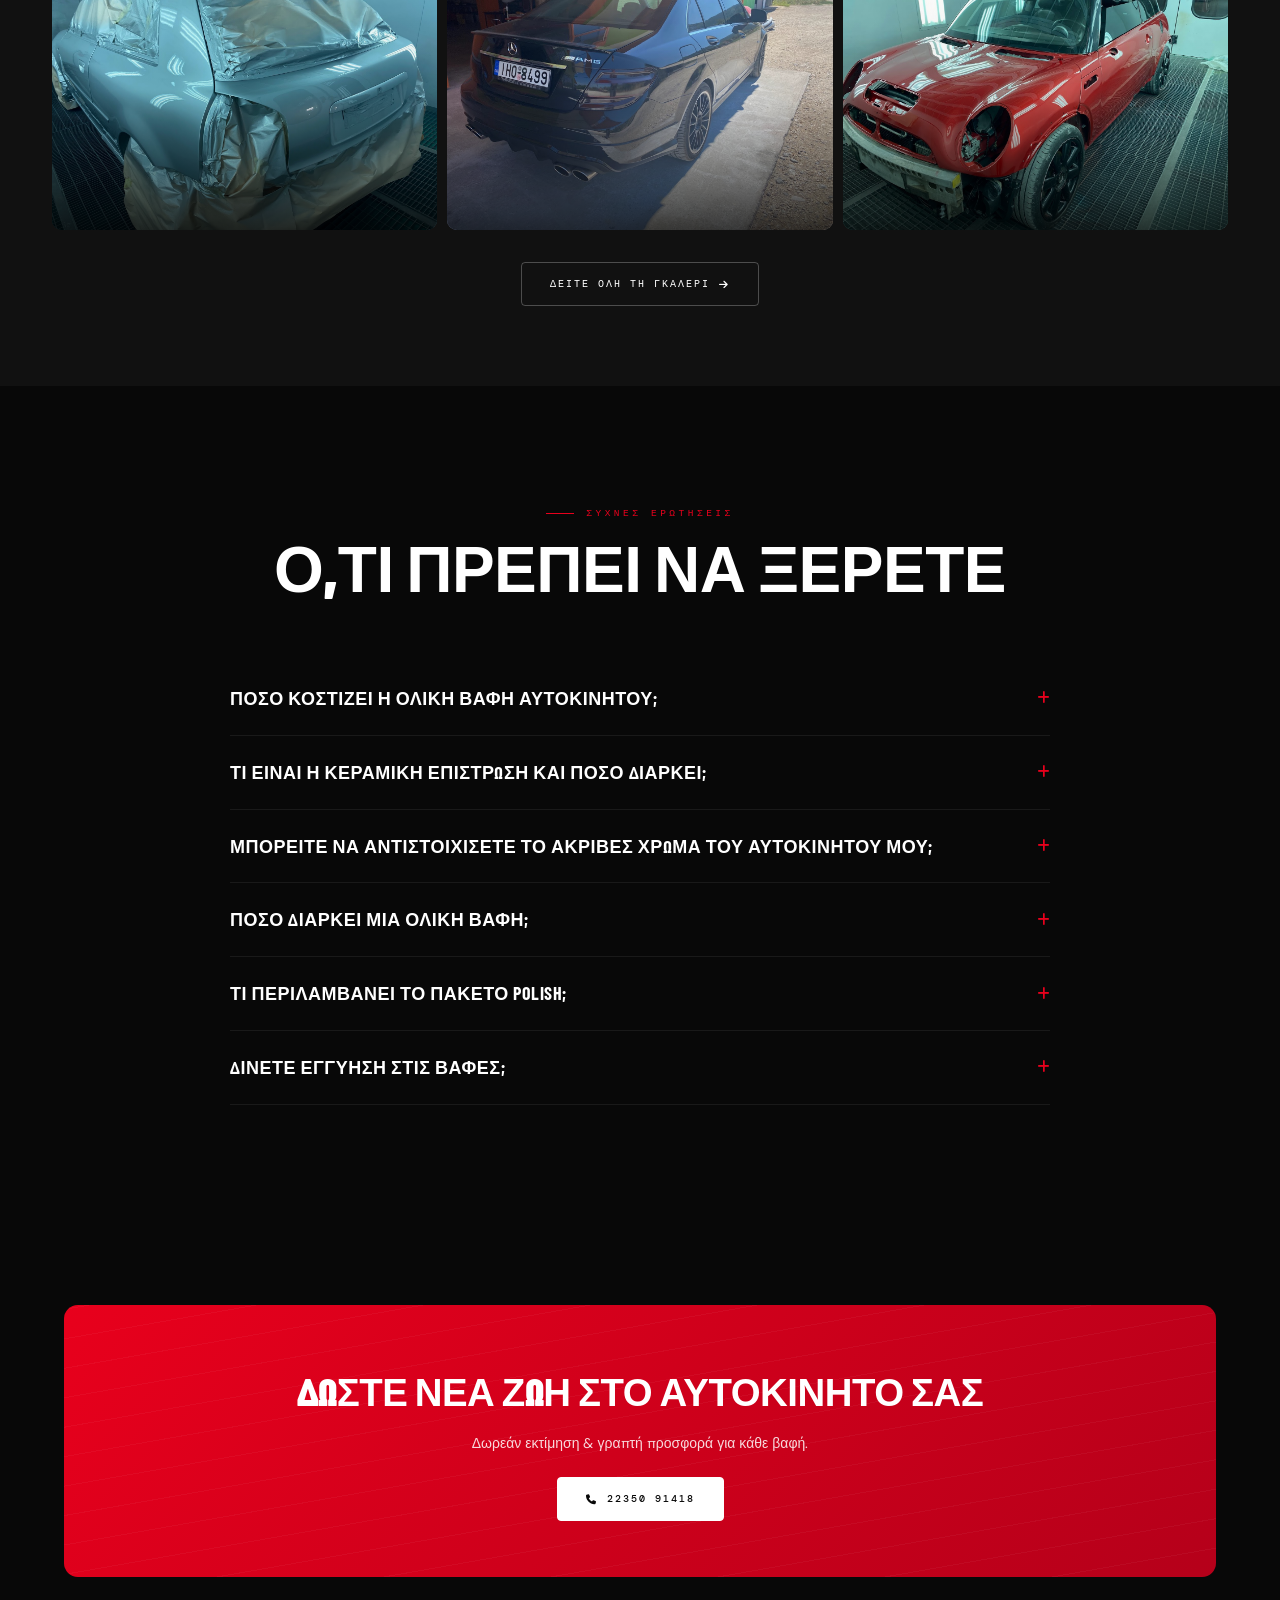
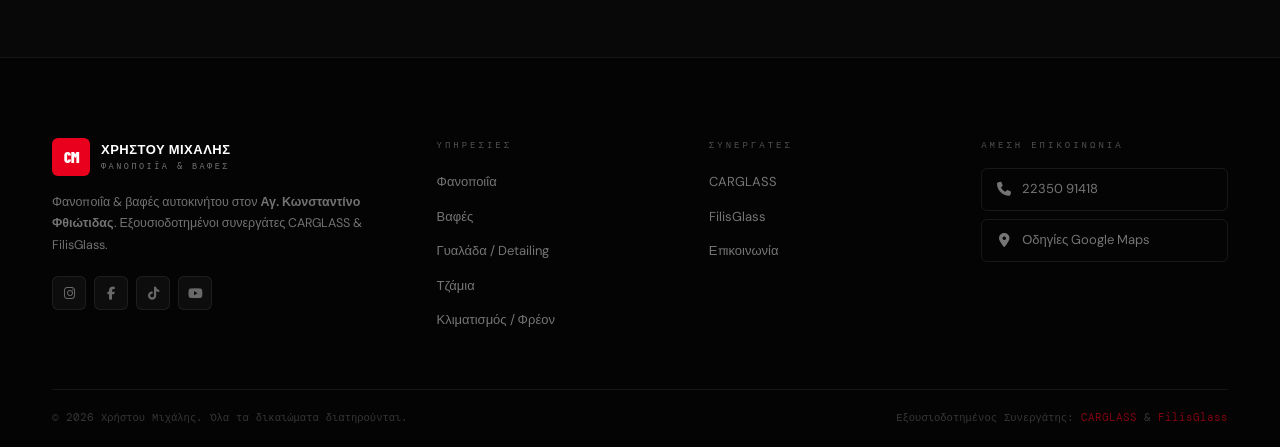
<file: vafes/index.html>
<!DOCTYPE html>
<html lang="el" class="lang-gr">
<head>
  <meta charset="UTF-8"/>
  <meta name="viewport" content="width=device-width, initial-scale=1.0"/>
  <meta name="theme-color" content="#080808"/>
  <title>Βαφές Αυτοκινήτου Αγ. Κωνσταντίνος | Ολική Βαφή, Γυαλάδα, Κεραμική Επίστρωση — Χρήστου Μιχάλης</title>

  <!-- Google Analytics 4 (with Consent Mode v2 — denied by default) -->
  <script async src="https://www.googletagmanager.com/gtag/js?id=G-C0JNDDPHBD"></script>
  <script>
    window.dataLayer = window.dataLayer || [];
    function gtag(){dataLayer.push(arguments);}
    gtag('js', new Date());
    gtag('consent', 'default', {
      'ad_storage': 'denied',
      'ad_user_data': 'denied',
      'ad_personalization': 'denied',
      'analytics_storage': 'denied',
      'functionality_storage': 'granted',
      'security_storage': 'granted',
      'wait_for_update': 500
    });
    try{
      var __c = localStorage.getItem('xr-consent');
      if(__c === 'granted'){ gtag('consent', 'update', {'analytics_storage':'granted'}); }
    }catch(e){}
    gtag('config', 'G-C0JNDDPHBD', { 'anonymize_ip': true });
  </script>

  <!-- SEO -->
  <meta name="description" content="Επαγγελματικές βαφές αυτοκινήτου στον Αγ. Κωνσταντίνο: ολική βαφή, αντιστοίχιση χρώματος laser, γυαλάδα, κεραμική επίστρωση & detailing. Premium χρώματα, εγγύηση εργασίας. Καλέστε 22350 91418."/>
  <meta name="keywords" content="βαφές αυτοκινήτου Αγ. Κωνσταντίνος, ολική βαφή Φθιώτιδα, γυαλάδα αυτοκινήτου Λαμία, κεραμική επίστρωση, detailing Ελλάδα, paint shop Greece"/>
  <meta name="robots" content="index, follow, max-image-preview:large"/>
  <link rel="canonical" href="https://xristourepairs.cc/vafes/"/>
  <link rel="alternate" hreflang="el" href="https://xristourepairs.cc/vafes/"/>
  <link rel="alternate" hreflang="en" href="https://xristourepairs.cc/vafes/"/>
  <link rel="alternate" hreflang="x-default" href="https://xristourepairs.cc/vafes/"/>
  <link rel="preload" as="image" href="../images/mini.jpg" fetchpriority="high"/>

  <!-- Open Graph -->
  <meta property="og:type" content="website"/>
  <meta property="og:url" content="https://xristourepairs.cc/vafes/"/>
  <meta property="og:title" content="Βαφές Αυτοκινήτου Αγ. Κωνσταντίνος | Χρήστου Μιχάλης"/>
  <meta property="og:description" content="Ολική βαφή, γυαλάδα, κεραμική επίστρωση & detailing. Premium χρώματα, εγγύηση. 22350 91418."/>
  <meta property="og:image" content="https://xristourepairs.cc/images/mini.jpg"/>
  <meta property="og:locale" content="el_GR"/>
  <meta property="og:locale:alternate" content="en_US"/>

  <!-- Twitter Card -->
  <meta name="twitter:card" content="summary_large_image"/>
  <meta name="twitter:title" content="Βαφές Αυτοκινήτου Αγ. Κωνσταντίνος | Χρήστου Μιχάλης"/>
  <meta name="twitter:description" content="Ολική βαφή, γυαλάδα, κεραμική επίστρωση. 22350 91418."/>
  <meta name="twitter:image" content="https://xristourepairs.cc/images/mini.jpg"/>

  <!-- Service Schema -->
  <script type="application/ld+json">
  {
    "@context": "https://schema.org",
    "@type": "Service",
    "serviceType": "Βαφή Αυτοκινήτου — Auto Paint & Detailing",
    "name": "Βαφές, Γυαλάδα &amp; Detailing",
    "description": "Επαγγελματικές βαφές αυτοκινήτου: ολική βαφή, αντιστοίχιση χρώματος laser, γυαλάδα, κεραμική επίστρωση και full detailing.",
    "provider": {
      "@type": "AutoBodyShop",
      "name": "Χρήστου Μιχάλης — Φανοποιΐα & Βαφές",
      "url": "https://xristourepairs.cc",
      "telephone": "+302235091418",
      "priceRange": "€€",
      "address": {
        "@type": "PostalAddress",
        "streetAddress": "ΜΑΚΡΥΧΩΡΑΦΟ ΛΟΓΓΟΣ",
        "addressLocality": "Αγιος Κωνσταντίνος",
        "postalCode": "350 06",
        "addressCountry": "GR"
      },
      "aggregateRating": {
        "@type": "AggregateRating",
        "ratingValue": "4.9",
        "reviewCount": "50",
        "bestRating": "5"
      }
    },
    "areaServed": [
      {"@type": "City", "name": "Άγιος Κωνσταντίνος"},
      {"@type": "City", "name": "Καμένα Βούρλα"},
      {"@type": "City", "name": "Λαμία"},
      {"@type": "City", "name": "Αταλάντη"},
      {"@type": "AdministrativeArea", "name": "Φθιώτιδα"}
    ],
    "hasOfferCatalog": {
      "@type": "OfferCatalog",
      "name": "Επίπεδα Υπηρεσιών",
      "itemListElement": [
        {"@type": "Offer", "itemOffered": {"@type": "Service", "name": "Polish — Γυαλάδα &amp; Αποκατάσταση Χρώματος"}},
        {"@type": "Offer", "itemOffered": {"@type": "Service", "name": "Ολική Βαφή — Full Respray"}},
        {"@type": "Offer", "itemOffered": {"@type": "Service", "name": "Detailing — Κεραμική Επίστρωση &amp; Paint Protection Film"}}
      ]
    }
  }
  </script>

  <!-- Breadcrumb Schema -->
  <script type="application/ld+json">
  {
    "@context": "https://schema.org",
    "@type": "BreadcrumbList",
    "itemListElement": [
      {"@type": "ListItem", "position": 1, "name": "Αρχική", "item": "https://xristourepairs.cc/"},
      {"@type": "ListItem", "position": 2, "name": "Βαφές", "item": "https://xristourepairs.cc/vafes/"}
    ]
  }
  </script>

  <!-- FAQ Schema -->
  <script type="application/ld+json">
  {
    "@context": "https://schema.org",
    "@type": "FAQPage",
    "mainEntity": [
      {"@type": "Question", "name": "Πόσο κοστίζει η ολική βαφή αυτοκινήτου;", "acceptedAnswer": {"@type": "Answer", "text": "Το κόστος ολικής βαφής εξαρτάται από το μέγεθος του οχήματος, την επιλογή χρώματος (απλό, μεταλλικό, ειδικά εφέ) και την κατάσταση της υπάρχουσας βαφής. Προσφέρουμε γραπτή προσφορά χωρίς δέσμευση — καλέστε στο 22350 91418."}},
      {"@type": "Question", "name": "Τι είναι η κεραμική επίστρωση και πόσο διαρκεί;", "acceptedAnswer": {"@type": "Answer", "text": "Η κεραμική επίστρωση (ceramic coating) είναι ένα προστατευτικό στρώμα που προσφέρει υπερυδρόφοβη επιφάνεια, προστασία από UV, χημικά και χαρακιές. Διαρκεί 2–5 χρόνια ανάλογα με την ποιότητα και τη συντήρηση."}},
      {"@type": "Question", "name": "Μπορείτε να αντιστοιχίσετε το ακριβές χρώμα του αυτοκινήτου μου;", "acceptedAnswer": {"@type": "Answer", "text": "Ναι. Χρησιμοποιούμε αντιστοίχιση χρώματος με laser/φασματοφωτόμετρο για να εξασφαλίσουμε ακριβές ταίριασμα με το εργοστασιακό χρώμα, ακόμα και σε παλαιότερα οχήματα όπου το χρώμα έχει ξεθωριάσει."}},
      {"@type": "Question", "name": "Πόσο διαρκεί μια ολική βαφή;", "acceptedAnswer": {"@type": "Answer", "text": "Συνήθως 5–10 εργάσιμες ημέρες ανάλογα με το μέγεθος του οχήματος, την προετοιμασία (αφαίρεση παλιάς βαφής, στόκος) και τις στρώσεις χρώματος. Σας δίνουμε ακριβές χρονοδιάγραμμα στην εκτίμηση."}},
      {"@type": "Question", "name": "Τι περιλαμβάνει το πακέτο Polish;", "acceptedAnswer": {"@type": "Answer", "text": "Το πακέτο Polish περιλαμβάνει μηχανική γυαλάδα, αφαίρεση επιφανειακών γρατζουνιών, αποκατάσταση γυαλάδας και εφαρμογή προστατευτικού κεριού. Ιδανικό για αυτοκίνητα με θαμπή ή ταλαιπωρημένη βαφή."}}
    ]
  }
  </script>

  <link rel="preconnect" href="https://fonts.googleapis.com"/>
  <link rel="preconnect" href="https://fonts.gstatic.com" crossorigin/>
  <link href="https://fonts.googleapis.com/css2?family=Barlow+Condensed:ital,wght@0,300;0,400;0,600;0,700;0,800;0,900;1,700;1,900&family=DM+Sans:wght@300;400;500&family=DM+Mono:wght@400;500&display=swap" rel="stylesheet"/>
  <link rel="stylesheet" href="https://cdnjs.cloudflare.com/ajax/libs/font-awesome/6.4.0/css/all.min.css"/>
  <link rel="stylesheet" href="../css/styles.css"/>
</head>
<body>
<a class="skip-link" href="#main">Skip to content</a>
<div class="lang-overlay" id="langOverlay" aria-hidden="true"><div class="lang-overlay-slice"></div><div class="lang-overlay-stripe"></div></div>
<div id="sp"></div>

<nav id="nav">
  <div class="nav-in">
    <a href="../" class="nav-logo">
      <div class="nav-mark">CM</div>
      <div>
        <div class="nav-name gr">Χρήστου Μιχάλης</div>
        <div class="nav-name en">Christou Michalis</div>
        <div class="nav-sub gr">Φανοποιΐα &amp; Βαφές</div>
        <div class="nav-sub en">Body Shop &amp; Paint</div>
      </div>
    </a>
    <ul class="nav-links">
      <li><a href="../fanopoiia/"><span class="gr">Φανοποιΐα</span><span class="en">Body Repair</span></a></li>
      <li><a href="../vafes/" class="active-link"><span class="gr">Βαφές</span><span class="en">Paint</span></a></li>
      <li><a href="../tzamia/"><span class="gr">Τζάμια</span><span class="en">Glass</span></a></li>
      <li><a href="../klimatismos/"><span class="gr">Κλιματισμός</span><span class="en">AC</span></a></li>
      <li><a href="../#contact"><span class="gr">Επικοινωνία</span><span class="en">Contact</span></a></li>
    </ul>
    <div class="nav-right">
      <div class="lang-row">
        <button class="l-btn active" id="btnGR" onclick="setLang('gr')">GR</button>
        <button class="l-btn" id="btnEN" onclick="setLang('en')">EN</button>
      </div>
      <a href="tel:+302235091418" class="nav-call"><i class="fas fa-phone"></i><span>22350 91418</span></a>
      <button class="hamburger" id="ham" aria-label="Toggle navigation" aria-expanded="false" aria-controls="mob" onclick="toggleMenu()"><span></span><span></span><span></span></button>
    </div>
  </div>
</nav>

<div id="mob" role="dialog" aria-modal="true" aria-label="Navigation">
  <a href="../" onclick="closeMenu()"><span class="gr">Αρχική</span><span class="en">Home</span></a>
  <a href="../fanopoiia/" onclick="closeMenu()"><span class="gr">Φανοποιΐα</span><span class="en">Body Repair</span></a>
  <a href="../vafes/" onclick="closeMenu()"><span class="gr">Βαφές</span><span class="en">Paint &amp; Polish</span></a>
  <a href="../tzamia/" onclick="closeMenu()"><span class="gr">Τζάμια</span><span class="en">Glass</span></a>
  <a href="../klimatismos/" onclick="closeMenu()"><span class="gr">Κλιματισμός</span><span class="en">AC Service</span></a>
  <a href="../#contact" onclick="closeMenu()"><span class="gr">Επικοινωνία</span><span class="en">Contact</span></a>
  <div class="mob-lang">
    <button class="mob-l active" id="mGR" onclick="setLang('gr');updateMobLang('gr')">ΕΛΛΗΝΙΚΑ</button>
    <button class="mob-l" id="mEN" onclick="setLang('en');updateMobLang('en')">ENGLISH</button>
  </div>
</div>

<div class="wrap">
  <nav class="crumbs" aria-label="Breadcrumb">
    <a href="../"><span class="gr">Αρχική</span><span class="en">Home</span></a>
    <span class="sep">/</span>
    <span class="here"><span class="gr">Βαφές</span><span class="en">Paint</span></span>
  </nav>
</div>

<header class="page-hero" id="main">
  <div class="wrap">
    <div class="ph-tag"><span class="gr">Υπηρεσία 02</span><span class="en">Service 02</span></div>
    <h1>
      <span class="gr">Βαφές<br><span class="accent">Αυτοκινήτου</span></span>
      <span class="en">Auto<br><span class="accent">Paint</span></span>
    </h1>
    <p class="ph-lead">
      <span class="gr">Από απλή <strong>γυαλάδα</strong> έως <strong>ολική βαφή</strong> και <strong>κεραμική επίστρωση</strong>. Στον Αγ. Κωνσταντίνο, χρησιμοποιούμε μόνο premium χρώματα και επαγγελματικό εξοπλισμό βαφής σε ελεγχόμενο θάλαμο, με αντιστοίχιση χρώματος laser για άψογο αποτέλεσμα.</span>
      <span class="en">From a simple <strong>polish</strong> to a <strong>full respray</strong> and <strong>ceramic coating</strong>. In Ag. Konstantinos, we use only premium paints and professional spray equipment in a controlled booth, with laser colour matching for a flawless finish.</span>
    </p>
    <div class="ph-btns">
      <a href="tel:+302235091418" class="btn btn-red"><i class="fas fa-phone"></i><span class="gr">Ζητήστε Προσφορά</span><span class="en">Get a Quote</span></a>
      <a href="../#contact" class="btn btn-outline"><i class="fas fa-map-marker-alt"></i><span class="gr">Επισκεφθείτε μας</span><span class="en">Visit Us</span></a>
    </div>
  </div>
</header>

<!-- TIERS -->
<section class="section-pad" style="background:var(--charcoal)">
  <div class="wrap">
    <div class="s-head center sr">
      <div class="s-tag" style="justify-content:center"><span class="gr">Επίπεδα Υπηρεσιών</span><span class="en">Service Tiers</span></div>
      <h2 class="s-h2"><span class="gr">Διαλέξτε το Πακέτο σας</span><span class="en">Choose Your Package</span></h2>
      <p class="s-sub" style="margin-left:auto;margin-right:auto"><span class="gr">Τρία επίπεδα για κάθε ανάγκη και budget — από αποκατάσταση γυαλάδας έως πλήρες detailing.</span><span class="en">Three tiers for every need and budget — from gloss restoration to full detailing.</span></p>
    </div>
    <div class="tiers-wrap">
      <div class="tier sr d1">
        <div class="tier-stripe"></div>
        <div class="tier-badge gr">Βασικό</div>
        <div class="tier-badge en">Basic</div>
        <div class="tier-title">POLISH</div>
        <div class="tier-sub gr">Γυαλάδα &amp; αποκατάσταση χρώματος</div>
        <div class="tier-sub en">Paint correction &amp; machine polish</div>
        <ul class="tier-list">
          <li><i class="fas fa-check"></i><span class="gr">Μηχανική γυαλάδα 1-stage</span><span class="en">Single-stage machine polish</span></li>
          <li><i class="fas fa-check"></i><span class="gr">Αφαίρεση επιφανειακών γρατζουνιών</span><span class="en">Surface scratch removal</span></li>
          <li><i class="fas fa-check"></i><span class="gr">Αποκατάσταση γυαλάδας</span><span class="en">Gloss restoration</span></li>
          <li><i class="fas fa-check"></i><span class="gr">Προστατευτικό κερί</span><span class="en">Protective wax</span></li>
        </ul>
        <a href="tel:+302235091418" class="btn btn-outline tier-cta"><span class="gr">Ζητήστε Προσφορά</span><span class="en">Get a Quote</span></a>
      </div>

      <div class="tier hot sr d2">
        <div class="tier-stripe"></div>
        <div class="tier-badge">POPULAR</div>
        <div class="tier-title gr">ΠΛΗΡΗΣ ΒΑΦΗ</div>
        <div class="tier-title en">FULL RESPRAY</div>
        <div class="tier-sub gr">Ολική βαφή &amp; αντιστοίχιση χρώματος</div>
        <div class="tier-sub en">Full vehicle repaint &amp; colour match</div>
        <ul class="tier-list">
          <li><i class="fas fa-check"></i><span class="gr">Αντιστοίχιση χρώματος laser</span><span class="en">Laser colour matching</span></li>
          <li><i class="fas fa-check"></i><span class="gr">Αφαίρεση παλιάς βαφής &amp; προετοιμασία</span><span class="en">Old paint removal &amp; prep</span></li>
          <li><i class="fas fa-check"></i><span class="gr">Πλήρης βαφή σε θάλαμο</span><span class="en">Full booth respray</span></li>
          <li><i class="fas fa-check"></i><span class="gr">Γυαλάδα τελικής φάσης</span><span class="en">Final-stage polish</span></li>
          <li><i class="fas fa-check"></i><span class="gr">Γραπτή εγγύηση εργασίας</span><span class="en">Written work guarantee</span></li>
        </ul>
        <a href="tel:+302235091418" class="btn btn-red tier-cta"><span class="gr">Ζητήστε Προσφορά</span><span class="en">Get a Quote</span></a>
      </div>

      <div class="tier sr d3">
        <div class="tier-stripe"></div>
        <div class="tier-badge">PREMIUM</div>
        <div class="tier-title">DETAILING</div>
        <div class="tier-sub gr">Κεραμική προστασία &amp; full detailing</div>
        <div class="tier-sub en">Ceramic coating &amp; full detailing</div>
        <ul class="tier-list">
          <li><i class="fas fa-check"></i><span class="gr">Multi-stage γυαλάδα</span><span class="en">Multi-stage polish</span></li>
          <li><i class="fas fa-check"></i><span class="gr">Κεραμική επίστρωση (2–5 χρόνια)</span><span class="en">Ceramic coating (2–5 years)</span></li>
          <li><i class="fas fa-check"></i><span class="gr">Πλήρης προετοιμασία επιφανειών</span><span class="en">Full surface preparation</span></li>
          <li><i class="fas fa-check"></i><span class="gr">Paint Protection Film (PPF)</span><span class="en">Paint Protection Film (PPF)</span></li>
        </ul>
        <a href="tel:+302235091418" class="btn btn-outline tier-cta"><span class="gr">Ζητήστε Προσφορά</span><span class="en">Get a Quote</span></a>
      </div>
    </div>

    <div class="photo-split">
      <div class="ps-item sr up">
        <img src="../images/mini.jpg" alt="MINI Cooper inside the paint booth for full respray" loading="lazy"/>
        <div class="ps-overlay"></div>
        <div class="ps-label">
          <span class="f-label gr">Θάλαμος Βαφής</span><span class="f-label en">Paint Booth</span>
          <h4><span class="gr">MINI Cooper — Ολική Βαφή</span><span class="en">MINI Cooper — Full Respray</span></h4>
        </div>
      </div>
      <div class="ps-item sr dn">
        <img src="../images/pistols.jpg" alt="Professional SATA spray guns lined up in the workshop" loading="lazy"/>
        <div class="ps-overlay"></div>
        <div class="ps-label">
          <span class="f-label gr">Επαγγελματικός Εξοπλισμός</span><span class="f-label en">Professional Equipment</span>
          <h4><span class="gr">Πιστόλια SATA</span><span class="en">SATA Spray Guns</span></h4>
        </div>
      </div>
    </div>
  </div>
</section>

<!-- PROCESS -->
<section class="section-pad" style="background:var(--black)">
  <div class="wrap">
    <div class="s-head center sr">
      <div class="s-tag" style="justify-content:center"><span class="gr">Η Διαδικασία</span><span class="en">The Process</span></div>
      <h2 class="s-h2"><span class="gr">Πώς Βάφουμε</span><span class="en">How We Paint</span></h2>
    </div>
    <div class="process-wrap">
      <div class="proc-card sr d1">
        <div class="proc-num">01</div>
        <h4><span class="gr">Αντιστοίχιση Χρώματος</span><span class="en">Colour Matching</span></h4>
        <p><span class="gr">Φασματοφωτόμετρο laser για ακριβές ταίριασμα με το εργοστασιακό χρώμα του οχήματος.</span><span class="en">Laser spectrophotometer for exact match with factory colour.</span></p>
      </div>
      <div class="proc-card sr d2">
        <div class="proc-num">02</div>
        <h4><span class="gr">Προετοιμασία</span><span class="en">Preparation</span></h4>
        <p><span class="gr">Αφαίρεση παλιάς βαφής, στόκος, λείανση και μάσκαρισμα ευαίσθητων σημείων.</span><span class="en">Old paint removal, filling, sanding, and masking of sensitive areas.</span></p>
      </div>
      <div class="proc-card sr d3">
        <div class="proc-num">03</div>
        <h4><span class="gr">Βαφή σε Θάλαμο</span><span class="en">Booth Spray</span></h4>
        <p><span class="gr">Βάφουμε σε ελεγχόμενο περιβάλλον χωρίς σκόνη, με πολλαπλές στρώσεις primer + βασικού χρώματος + clear coat.</span><span class="en">Spraying in a dust-free controlled environment with primer + base coat + clear coat.</span></p>
      </div>
      <div class="proc-card sr d4">
        <div class="proc-num">04</div>
        <h4><span class="gr">Γυαλάδα &amp; Παράδοση</span><span class="en">Polish &amp; Handover</span></h4>
        <p><span class="gr">Τελική γυαλάδα, ποιοτικός έλεγχος υπό φως και παράδοση καθαρού οχήματος.</span><span class="en">Final polish, quality check under lights, and clean vehicle handover.</span></p>
      </div>
    </div>
  </div>
</section>

<!-- GALLERY SLICE -->
<section class="section-pad-sm" style="background:var(--charcoal)">
  <div class="wrap">
    <div class="s-head center sr">
      <div class="s-tag" style="justify-content:center"><span class="gr">Δουλειές μας</span><span class="en">Our Work</span></div>
      <h2 class="s-h2"><span class="gr">Βαφές — Πραγματικά Αποτελέσματα</span><span class="en">Paint — Real Results</span></h2>
    </div>
    <div class="gallery-grid" style="grid-template-columns:repeat(3,1fr)">
      <div class="g-item sr up">
        <img src="../images/paint-booth-black-sedan.jpg" alt="Black sedan freshly painted in the booth" loading="lazy"/>
        <div class="g-overlay"></div>
        <div class="g-caption">
          <span class="g-cap-tag gr">Θάλαμος</span><span class="g-cap-tag en">Booth</span>
          <h4 class="g-cap-title gr">Ολική Βαφή — Μαύρο</h4>
          <h4 class="g-cap-title en">Full Respray — Black</h4>
        </div>
      </div>
      <div class="g-item sr d1">
        <img src="../images/bmw-m5-matte-black.jpg" alt="BMW M5 E60 finished in matte black" loading="lazy"/>
        <div class="g-overlay"></div>
        <div class="g-caption">
          <span class="g-cap-tag gr">Αποτέλεσμα</span><span class="g-cap-tag en">Finished</span>
          <h4 class="g-cap-title gr">BMW M5 — Ματ Μαύρο</h4>
          <h4 class="g-cap-title en">BMW M5 — Matte Black</h4>
        </div>
      </div>
      <div class="g-item sr d2">
        <img src="../images/paint-booth-green.jpg" alt="Green car masked and prepped in paint booth" loading="lazy"/>
        <div class="g-overlay"></div>
        <div class="g-caption">
          <span class="g-cap-tag gr">Προετοιμασία</span><span class="g-cap-tag en">Prep</span>
          <h4 class="g-cap-title gr">Μάσκαρισμα &amp; Προετοιμασία</h4>
          <h4 class="g-cap-title en">Masking &amp; Preparation</h4>
        </div>
      </div>
      <div class="g-item sr d3">
        <img src="../images/paint-booth-silver.jpg" alt="Silver car being resprayed in paint booth" loading="lazy"/>
        <div class="g-overlay"></div>
        <div class="g-caption">
          <span class="g-cap-tag gr">Θάλαμος</span><span class="g-cap-tag en">Booth</span>
          <h4 class="g-cap-title gr">Μερική Βαφή — Ασημί</h4>
          <h4 class="g-cap-title en">Partial Respray — Silver</h4>
        </div>
      </div>
      <div class="g-item sr d1">
        <img src="../images/mercedes-amg-finished.jpg" alt="Mercedes C63 AMG with finished paint" loading="lazy"/>
        <div class="g-overlay"></div>
        <div class="g-caption">
          <span class="g-cap-tag gr">Αποτέλεσμα</span><span class="g-cap-tag en">Finished</span>
          <h4 class="g-cap-title">Mercedes C63 AMG</h4>
        </div>
      </div>
      <div class="g-item sr d2">
        <img src="../images/mini.jpg" alt="MINI Cooper in paint booth full respray" loading="lazy"/>
        <div class="g-overlay"></div>
        <div class="g-caption">
          <span class="g-cap-tag gr">Θάλαμος</span><span class="g-cap-tag en">Booth</span>
          <h4 class="g-cap-title gr">MINI Cooper — Ολική Βαφή</h4>
          <h4 class="g-cap-title en">MINI Cooper — Full Respray</h4>
        </div>
      </div>
    </div>
    <p style="text-align:center;margin-top:32px"><a href="../#gallery" class="btn btn-outline"><span class="gr">Δείτε όλη τη γκαλερί</span><span class="en">See full gallery</span><i class="fas fa-arrow-right"></i></a></p>
  </div>
</section>

<!-- FAQ -->
<section class="section-pad" style="background:var(--black)">
  <div class="wrap">
    <div class="s-head center sr">
      <div class="s-tag" style="justify-content:center"><span class="gr">Συχνές Ερωτήσεις</span><span class="en">FAQ</span></div>
      <h2 class="s-h2"><span class="gr">Ό,τι Πρέπει να Ξέρετε</span><span class="en">Everything You Need to Know</span></h2>
    </div>
    <div class="faq-wrap">
      <div class="faq-item">
        <div class="faq-q"><span><span class="gr">Πόσο κοστίζει η ολική βαφή αυτοκινήτου;</span><span class="en">How much does a full respray cost?</span></span><i class="fas fa-plus"></i></div>
        <div class="faq-a"><span class="gr">Εξαρτάται από το <strong>μέγεθος</strong> του οχήματος (κανονικό, SUV, βαν), την <strong>επιλογή χρώματος</strong> (απλό, μεταλλικό, perl, ειδικά εφέ όπως ματ ή χρωμιωμένα), την <strong>κατάσταση της υπάρχουσας βαφής</strong> και τυχόν εργασίες προετοιμασίας. Προσφέρουμε <strong>γραπτή προσφορά χωρίς δέσμευση</strong> — καλέστε στο 22350 91418.</span><span class="en">Depends on <strong>vehicle size</strong> (sedan, SUV, van), <strong>colour choice</strong> (solid, metallic, pearl, special effects like matte or chrome), <strong>condition of existing paint</strong>, and prep work. We offer a <strong>no-obligation written quote</strong> — call 22350 91418.</span></div>
      </div>
      <div class="faq-item">
        <div class="faq-q"><span><span class="gr">Τι είναι η κεραμική επίστρωση και πόσο διαρκεί;</span><span class="en">What is ceramic coating and how long does it last?</span></span><i class="fas fa-plus"></i></div>
        <div class="faq-a"><span class="gr">Η <strong>κεραμική επίστρωση (ceramic coating)</strong> είναι ένα πολυμερικό προστατευτικό στρώμα που δημιουργεί <strong>υπερυδρόφοβη επιφάνεια</strong> και προσφέρει προστασία από <strong>υπεριώδη ακτινοβολία (UV)</strong>, <strong>χημικά</strong>, <strong>περιττώματα πουλιών</strong>, <strong>fallout</strong> και επιφανειακές χαρακιές. Διαρκεί <strong>2–5 χρόνια</strong> ανάλογα με την ποιότητα του υλικού και τη συντήρηση.</span><span class="en"><strong>Ceramic coating</strong> is a polymer protective layer creating a <strong>super-hydrophobic surface</strong> with protection against <strong>UV rays</strong>, <strong>chemicals</strong>, <strong>bird droppings</strong>, <strong>fallout</strong>, and surface scratches. It lasts <strong>2–5 years</strong> depending on product quality and maintenance.</span></div>
      </div>
      <div class="faq-item">
        <div class="faq-q"><span><span class="gr">Μπορείτε να αντιστοιχίσετε το ακριβές χρώμα του αυτοκινήτου μου;</span><span class="en">Can you match my car's exact colour?</span></span><i class="fas fa-plus"></i></div>
        <div class="faq-a"><span class="gr">Ναι. Χρησιμοποιούμε <strong>αντιστοίχιση χρώματος με laser/φασματοφωτόμετρο</strong> για να εξασφαλίσουμε ακριβές ταίριασμα με το εργοστασιακό χρώμα — ακόμα και σε παλαιότερα οχήματα όπου το χρώμα έχει ξεθωριάσει από τον ήλιο.</span><span class="en">Yes. We use <strong>laser/spectrophotometer colour matching</strong> for exact factory match — even on older vehicles where paint has faded from sun exposure.</span></div>
      </div>
      <div class="faq-item">
        <div class="faq-q"><span><span class="gr">Πόσο διαρκεί μια ολική βαφή;</span><span class="en">How long does a full respray take?</span></span><i class="fas fa-plus"></i></div>
        <div class="faq-a"><span class="gr">Συνήθως <strong>5–10 εργάσιμες ημέρες</strong> ανάλογα με το μέγεθος, την προετοιμασία (αφαίρεση παλιάς βαφής, στόκος, λείανση) και τις στρώσεις χρώματος. Σύνθετα χρώματα (perl, ειδικά εφέ) χρειάζονται περισσότερο χρόνο.</span><span class="en">Typically <strong>5–10 business days</strong> depending on size, prep (old paint removal, filling, sanding), and coats. Complex colours (pearl, special effects) need more time.</span></div>
      </div>
      <div class="faq-item">
        <div class="faq-q"><span><span class="gr">Τι περιλαμβάνει το πακέτο Polish;</span><span class="en">What does the Polish package include?</span></span><i class="fas fa-plus"></i></div>
        <div class="faq-a"><span class="gr">Το πακέτο <strong>Polish</strong> περιλαμβάνει <strong>μηχανική γυαλάδα</strong>, <strong>αφαίρεση επιφανειακών γρατζουνιών</strong>, <strong>αποκατάσταση γυαλάδας</strong> και εφαρμογή <strong>προστατευτικού κεριού</strong>. Ιδανικό για αυτοκίνητα με θαμπή ή ταλαιπωρημένη βαφή χωρίς να χρειαστεί ολική επαναβαφή.</span><span class="en">The <strong>Polish</strong> package includes <strong>machine polish</strong>, <strong>surface scratch removal</strong>, <strong>gloss restoration</strong>, and <strong>protective wax</strong>. Ideal for cars with dull or weathered paint without needing a full respray.</span></div>
      </div>
      <div class="faq-item">
        <div class="faq-q"><span><span class="gr">Δίνετε εγγύηση στις βαφές;</span><span class="en">Do you guarantee your paint work?</span></span><i class="fas fa-plus"></i></div>
        <div class="faq-a"><span class="gr">Ναι. Όλες οι βαφές μας συνοδεύονται από <strong>γραπτή εγγύηση</strong> έναντι ξεφλουδίσματος, αλλαγής χρώματος και ελαττωμάτων εφαρμογής. Χρησιμοποιούμε <strong>premium χρώματα</strong> και επαγγελματικό εξοπλισμό.</span><span class="en">Yes. All paint work comes with a <strong>written warranty</strong> against peeling, discolouration, and application defects. We use <strong>premium paints</strong> and professional equipment.</span></div>
      </div>
    </div>
  </div>
</section>

<!-- CTA -->
<section style="background:var(--black);padding:0 32px">
  <div class="wrap">
    <div class="cta-banner">
      <h3><span class="gr">Δώστε νέα ζωή στο αυτοκίνητό σας</span><span class="en">Give your car a new life</span></h3>
      <p><span class="gr">Δωρεάν εκτίμηση &amp; γραπτή προσφορά για κάθε βαφή.</span><span class="en">Free estimate &amp; written quote for every paint job.</span></p>
      <a href="tel:+302235091418" class="btn"><i class="fas fa-phone"></i><span>22350 91418</span></a>
    </div>
  </div>
</section>

<footer>
  <div class="wrap">
    <div class="footer-inner">
      <div>
        <div class="f-logo">
          <div class="f-mark">CM</div>
          <div>
            <div class="f-name gr">ΧΡΗΣΤΟΥ ΜΙΧΑΛΗΣ</div>
            <div class="f-name en">CHRISTOU MICHALIS</div>
            <div class="f-sub gr">Φανοποιΐα &amp; Βαφές</div>
            <div class="f-sub en">Body Shop &amp; Paint</div>
          </div>
        </div>
        <p class="f-desc gr">Φανοποιΐα &amp; βαφές αυτοκινήτου στον <strong>Αγ. Κωνσταντίνο Φθιώτιδας</strong>. Εξουσιοδοτημένοι συνεργάτες CARGLASS &amp; FilisGlass.</p>
        <p class="f-desc en">Auto body shop &amp; paint in <strong>Ag. Konstantinos, Greece</strong>. Authorized CARGLASS &amp; FilisGlass partners.</p>
        <div class="f-social">
          <a href="#" aria-label="Instagram"><i class="fab fa-instagram"></i></a>
          <a href="#" aria-label="Facebook"><i class="fab fa-facebook-f"></i></a>
          <a href="#" aria-label="TikTok"><i class="fab fa-tiktok"></i></a>
          <a href="#" aria-label="YouTube"><i class="fab fa-youtube"></i></a>
        </div>
      </div>
      <div class="f-col">
        <h5 class="gr">Υπηρεσίες</h5><h5 class="en">Services</h5>
        <ul>
          <li><a href="../fanopoiia/"><span class="gr">Φανοποιΐα</span><span class="en">Body Repair</span></a></li>
          <li><a href="../vafes/"><span class="gr">Βαφές</span><span class="en">Paint</span></a></li>
          <li><a href="../vafes/"><span class="gr">Γυαλάδα / Detailing</span><span class="en">Polish / Detailing</span></a></li>
          <li><a href="../tzamia/"><span class="gr">Τζάμια</span><span class="en">Glass</span></a></li>
          <li><a href="../klimatismos/"><span class="gr">Κλιματισμός / Φρέον</span><span class="en">AC / Freon</span></a></li>
        </ul>
      </div>
      <div class="f-col">
        <h5 class="gr">Συνεργάτες</h5><h5 class="en">Partners</h5>
        <ul>
          <li><a href="../tzamia/">CARGLASS</a></li>
          <li><a href="../tzamia/">FilisGlass</a></li>
          <li><a href="../#contact"><span class="gr">Επικοινωνία</span><span class="en">Contact Us</span></a></li>
        </ul>
      </div>
      <div class="f-col">
        <h5 class="gr">Άμεση Επικοινωνία</h5>
        <h5 class="en">Quick Contact</h5>
        <a href="tel:+302235091418" class="f-quick-btn phone"><i class="fas fa-phone"></i><span>22350 91418</span></a>
        <a href="https://share.google/R8xZjEruglQLprxd4" target="_blank" rel="noopener noreferrer" class="f-quick-btn maps"><i class="fas fa-location-dot"></i><span class="gr">Οδηγίες Google Maps</span><span class="en">Google Maps Directions</span></a>
      </div>
    </div>
    <div class="footer-bar">
      <p>© 2026 <span class="gr">Χρήστου Μιχάλης</span><span class="en">Christou Michalis</span>. <span class="gr">Όλα τα δικαιώματα διατηρούνται.</span><span class="en">All rights reserved.</span></p>
      <p><span class="gr">Εξουσιοδοτημένος Συνεργάτης:</span><span class="en">Authorized Partner:</span> <a href="../tzamia/">CARGLASS</a> &amp; <a href="../tzamia/">FilisGlass</a></p>
    </div>
  </div>
</footer>

<script src="../js/main.js"></script>
</body>
</html>
</file>
<file: css/styles.css>
/* ====== RESET ====== */
*,*::before,*::after{box-sizing:border-box;margin:0;padding:0}
/* ====== SKIP LINK ====== */
.skip-link{position:absolute;top:-48px;left:16px;background:var(--red);color:#fff;padding:10px 20px;z-index:9999;border-radius:0 0 6px 6px;font-family:'DM Mono',monospace;font-size:11px;letter-spacing:2px;text-transform:uppercase;transition:top .2s;text-decoration:none}
.skip-link:focus{top:0}
/* ====== FOCUS ====== */
:focus-visible{outline:2px solid var(--red);outline-offset:3px}
button:focus-visible,a:focus-visible{outline:2px solid var(--red);outline-offset:3px}
:root{
  --red:#E8001C;
  --red-dark:#b5001a;
  --red-glow:rgba(232,0,28,.35);
  --black:#080808;
  --charcoal:#111;
  --panel:#181818;
  --cream:#F3EDE2;
  --cream2:#EDE7DA;
  --white:#FFFFFF;
  --border:rgba(255,255,255,.07);
  --border2:rgba(255,255,255,.12);
  --muted:rgba(255,255,255,.44);
  --muted2:rgba(255,255,255,.22);
  --nav-h:68px;
}
html{scroll-behavior:smooth}
body{font-family:'DM Sans',sans-serif;background:var(--black);color:var(--white);overflow-x:hidden;line-height:1.6}
img{display:block;max-width:100%}
a{text-decoration:none}
::-webkit-scrollbar{width:4px}
::-webkit-scrollbar-track{background:var(--black)}
::-webkit-scrollbar-thumb{background:var(--red);border-radius:2px}

/* ====== TYPOGRAPHY ====== */
.f-display{font-family:'Barlow Condensed',sans-serif;font-weight:900;line-height:.95;text-transform:uppercase;letter-spacing:-.5px}
.f-label{font-family:'DM Mono',monospace;font-size:10px;letter-spacing:3.5px;text-transform:uppercase;color:var(--red)}
.f-mono{font-family:'DM Mono',monospace}

/* ====== LAYOUT ====== */
.wrap{max-width:1240px;margin:0 auto;padding:0 32px}
.section-pad{padding:120px 0}
.section-pad-sm{padding:80px 0}

/* ====== SCROLL PROGRESS ====== */
#sp{position:fixed;top:0;left:0;z-index:2000;height:2px;width:0%;background:var(--red);box-shadow:0 0 10px var(--red-glow);transition:width .05s linear;pointer-events:none}

/* ====== SCROLL REVEAL ====== */
.sr{opacity:0;transform:translateY(36px);transition:opacity .75s ease,transform .75s cubic-bezier(.16,1,.3,1)}
.sr.up{transform:translateX(-44px)}
.sr.dn{transform:translateX(44px)}
.sr.vis{opacity:1;transform:translate(0)}
.d1{transition-delay:.07s}.d2{transition-delay:.14s}.d3{transition-delay:.21s}
.d4{transition-delay:.28s}.d5{transition-delay:.35s}.d6{transition-delay:.42s}

/* ====== KEYFRAMES ====== */
@keyframes ticker{0%{transform:translateX(0)}100%{transform:translateX(-50%)}}
@keyframes pulse-ring{0%,100%{box-shadow:0 0 0 0 var(--red-glow),0 0 30px var(--red-glow)}50%{box-shadow:0 0 0 12px transparent,0 0 60px var(--red-glow)}}
@keyframes hero-in{from{opacity:0;transform:translateY(28px)}to{opacity:1;transform:translateY(0)}}
@keyframes line-grow{from{width:0}to{width:100%}}
@keyframes counter-bg{from{opacity:0}to{opacity:.06}}

/* ====== NAVBAR ====== */
#nav{position:fixed;top:0;left:0;right:0;z-index:900;height:var(--nav-h);display:flex;align-items:center;transition:background .4s,box-shadow .4s}
#nav.scrolled{background:rgba(8,8,8,.9);backdrop-filter:blur(22px);box-shadow:0 1px 0 var(--border)}
.nav-in{display:flex;align-items:center;justify-content:space-between;width:100%;max-width:1440px;margin:0 auto;padding:0 32px}
.nav-logo{display:flex;align-items:center;gap:12px;color:var(--white);text-decoration:none}
.nav-mark{
  width:44px;height:44px;background:var(--red);border-radius:6px;
  display:flex;align-items:center;justify-content:center;
  font-family:'Barlow Condensed',sans-serif;font-weight:900;font-size:18px;letter-spacing:-1px;
  box-shadow:0 0 20px var(--red-glow);flex-shrink:0;
}
.nav-name{font-family:'Barlow Condensed',sans-serif;font-weight:700;font-size:13px;letter-spacing:1.5px;text-transform:uppercase;line-height:1.15}
.nav-sub{font-family:'DM Mono',monospace;font-size:9px;letter-spacing:2px;color:var(--muted);text-transform:uppercase}
.nav-links{display:flex;align-items:center;gap:0;list-style:none}
.nav-links a{
  font-family:'DM Mono',monospace;font-size:9.5px;letter-spacing:2px;text-transform:uppercase;
  color:var(--muted);padding:8px 16px;border-radius:3px;transition:color .2s;position:relative;
}
.nav-links a::after{content:'';position:absolute;bottom:4px;left:16px;right:16px;height:1px;background:var(--red);transform:scaleX(0);transition:transform .3s}
.nav-links a:hover{color:var(--white)}
.nav-links a:hover::after{transform:scaleX(1)}
.nav-right{display:flex;align-items:center;gap:10px}
.lang-row{display:flex;gap:2px;background:rgba(255,255,255,.06);border-radius:20px;padding:3px}
.l-btn{font-family:'DM Mono',monospace;font-size:9px;letter-spacing:1.5px;padding:4px 12px;border-radius:18px;border:none;background:transparent;color:rgba(255,255,255,.4);cursor:pointer;transition:all .2s}
.l-btn.active{background:var(--red);color:#fff}
.nav-call{
  display:flex;align-items:center;gap:8px;font-family:'DM Mono',monospace;font-size:9.5px;letter-spacing:1.5px;
  color:var(--white);padding:9px 18px;background:rgba(232,0,28,.14);border:1px solid rgba(232,0,28,.3);
  border-radius:4px;transition:all .22s;text-transform:uppercase;
}
.nav-call:hover{background:var(--red);border-color:var(--red)}
.hamburger{display:none;flex-direction:column;gap:5px;cursor:pointer;padding:7px;background:none;border:none;touch-action:manipulation}
.hamburger span{display:block;width:22px;height:1.5px;background:#fff;transition:all .3s}
.hamburger.open span:nth-child(1){transform:rotate(45deg) translate(5px,5px)}
.hamburger.open span:nth-child(2){opacity:0}
.hamburger.open span:nth-child(3){transform:rotate(-45deg) translate(5px,-5px)}

/* ====== MOBILE MENU ====== */
#mob{position:fixed;inset:0;z-index:899;background:rgba(8,8,8,.98);backdrop-filter:blur(30px);display:flex;flex-direction:column;align-items:center;justify-content:center;gap:4px;opacity:0;pointer-events:none;transition:opacity .35s;overscroll-behavior:contain}
#mob.open{opacity:1;pointer-events:all}
#mob a{font-family:'Barlow Condensed',sans-serif;font-weight:900;font-size:clamp(28px,7vw,52px);text-transform:uppercase;letter-spacing:1px;color:rgba(255,255,255,.5);transition:color .2s;padding:4px 0}
#mob a:hover{color:var(--red)}
.mob-lang{display:flex;gap:8px;margin-top:40px}
.mob-l{font-family:'DM Mono',monospace;font-size:11px;letter-spacing:2px;padding:7px 20px;background:rgba(255,255,255,.05);border:1px solid rgba(255,255,255,.12);border-radius:20px;color:rgba(255,255,255,.45);cursor:pointer;transition:all .2s}
.mob-l.active{background:var(--red);border-color:var(--red);color:#fff}
.mob-social{display:flex;gap:24px;margin-top:20px}
.mob-social a{font-size:18px;color:rgba(255,255,255,.3);transition:color .2s}
.mob-social a:hover{color:var(--red)}

/* ====== HERO ====== */
#hero{
  position:relative;min-height:100vh;min-height:100svh;
  display:grid;grid-template-columns:1fr 1fr;
  overflow:hidden;
}
.hero-left{
  display:flex;flex-direction:column;justify-content:flex-end;
  padding:var(--nav-h) 0 80px;position:relative;z-index:2;
  padding-left:clamp(24px,5vw,96px);
}
.hero-eyebrow{display:flex;align-items:center;gap:14px;margin-bottom:28px;animation:hero-in .8s .2s both}
.hero-eyebrow .f-label{color:var(--red)}
.hero-line{width:48px;height:1px;background:var(--red)}
.hero-h1{
  font-family:'Barlow Condensed',sans-serif;font-weight:900;font-style:italic;
  font-size:clamp(3.8rem,7.5vw,7.2rem);text-transform:uppercase;line-height:.92;
  animation:hero-in .8s .35s both;
}
.hero-h1 .accent{color:var(--red);display:block}
.hero-h1 .thin{font-weight:300;font-style:normal;font-size:.65em;letter-spacing:4px;display:block;margin-top:10px;color:rgba(255,255,255,.5)}
.hero-desc{font-size:14px;color:var(--muted);line-height:1.75;max-width:360px;margin:28px 0;animation:hero-in .8s .5s both}
.hero-pills{display:flex;flex-wrap:wrap;gap:7px;margin-top:10px;margin-bottom:36px;animation:hero-in .8s .6s both}
.h-pill{font-family:'DM Mono',monospace;font-size:9px;letter-spacing:2px;text-transform:uppercase;padding:5px 13px;background:rgba(255,255,255,.05);border:1px solid rgba(255,255,255,.1);border-radius:3px;color:rgba(255,255,255,.5)}
.hero-btns{display:flex;gap:12px;flex-wrap:wrap;animation:hero-in .8s .72s both}
.hero-stats{display:flex;gap:36px;margin-top:48px;padding-top:36px;border-top:1px solid var(--border);animation:hero-in .8s .85s both}
.h-stat-n{font-family:'Barlow Condensed',sans-serif;font-weight:900;font-size:2.4rem;color:var(--red);line-height:1}
.h-stat-l{font-family:'DM Mono',monospace;font-size:9px;letter-spacing:2px;text-transform:uppercase;color:var(--muted);margin-top:5px}

/* Hero right — image */
.hero-right{position:relative;overflow:hidden}
.hero-right img{width:100%;height:100%;object-fit:cover;object-position:center;animation:hero-in .9s .1s both}
.hero-right-overlay{position:absolute;inset:0;background:linear-gradient(to right,var(--black) 0%,transparent 35%),linear-gradient(to top,rgba(8,8,8,.6) 0%,transparent 50%)}
/* Diagonal divider */
.hero-right::before{content:'';position:absolute;inset:0;z-index:1;background:var(--black);clip-path:polygon(0 0,18% 0,0 100%)}
.hero-badge{
  position:absolute;bottom:40px;right:40px;z-index:2;
  background:rgba(8,8,8,.7);backdrop-filter:blur(16px);
  border:1px solid rgba(255,255,255,.1);border-radius:8px;
  padding:14px 20px;display:flex;align-items:center;gap:14px;
}
.hero-badge i{color:var(--red);font-size:18px}
.hero-badge strong{display:block;font-size:12px;font-weight:500;letter-spacing:.3px}
.hero-badge span{font-family:'DM Mono',monospace;font-size:9px;letter-spacing:1.5px;text-transform:uppercase;color:var(--muted)}

/* Scroll cue */
.scroll-cue{position:absolute;bottom:36px;left:clamp(24px,5vw,96px);z-index:3;display:flex;align-items:center;gap:12px;cursor:pointer}
.scroll-cue-track{width:1px;height:48px;background:rgba(255,255,255,.15);position:relative;overflow:hidden}
.scroll-cue-track::after{content:'';position:absolute;top:-100%;left:0;width:100%;height:100%;background:var(--red);animation:ticker 1.8s linear infinite}
.scroll-cue span{font-family:'DM Mono',monospace;font-size:9px;letter-spacing:2px;text-transform:uppercase;color:var(--muted)}

/* ====== BUTTONS ====== */
.btn{display:inline-flex;align-items:center;gap:9px;padding:13px 28px;font-family:'DM Mono',monospace;font-size:10px;font-weight:500;letter-spacing:2px;text-transform:uppercase;border-radius:4px;cursor:pointer;border:1px solid transparent;transition:all .25s cubic-bezier(.25,.46,.45,.94);white-space:nowrap;touch-action:manipulation}
.btn-red{background:var(--red);color:#fff;border-color:var(--red);box-shadow:0 4px 24px var(--red-glow)}
.btn-red:hover{background:var(--red-dark);transform:translateY(-2px);box-shadow:0 10px 32px var(--red-glow)}
.btn-outline{background:transparent;color:#fff;border-color:rgba(255,255,255,.25)}
.btn-outline:hover{border-color:var(--red);color:var(--red);background:rgba(232,0,28,.06);transform:translateY(-2px)}
.btn-cream{background:var(--cream);color:var(--black);border-color:var(--cream)}
.btn-cream:hover{background:var(--white);transform:translateY(-2px)}

/* ====== MARQUEE ====== */
.marquee-strip{background:var(--red);padding:11px 0;overflow:hidden;border-top:1px solid rgba(255,255,255,.08);border-bottom:1px solid rgba(255,255,255,.08)}
.marquee-track{display:flex;width:max-content;animation:ticker 20s linear infinite}
.m-item{display:flex;align-items:center;gap:18px;padding:0 24px;font-family:'DM Mono',monospace;font-size:9.5px;letter-spacing:3px;text-transform:uppercase;color:rgba(255,255,255,.85);white-space:nowrap}
.m-dot{width:4px;height:4px;border-radius:50%;background:rgba(255,255,255,.4);flex-shrink:0}

/* ====== SECTION HEADER ====== */
.s-head{margin-bottom:64px}
.s-head.center{text-align:center}
.s-head.center .s-sub{margin:0 auto}
.s-num{font-family:'Barlow Condensed',sans-serif;font-weight:900;font-size:9rem;line-height:.85;color:var(--white);opacity:.04;position:absolute;left:-8px;top:-20px;pointer-events:none;z-index:0;user-select:none;letter-spacing:-4px}
.s-tag{font-family:'DM Mono',monospace;font-size:9.5px;letter-spacing:3.5px;text-transform:uppercase;color:var(--red);display:flex;align-items:center;gap:12px;margin-bottom:16px}
.s-tag::before{content:'';width:28px;height:1px;background:var(--red)}
.s-h2{font-family:'Barlow Condensed',sans-serif;font-weight:900;font-size:clamp(2.6rem,5vw,4rem);text-transform:uppercase;line-height:.95;letter-spacing:-.5px;margin-bottom:18px}
.s-sub{font-size:14px;color:var(--muted);max-width:520px;line-height:1.8}

/* ====== SERVICES BAR ====== */
#sbar{background:var(--charcoal);border-top:1px solid var(--border);border-bottom:1px solid var(--border)}
.sbar-grid{display:grid;grid-template-columns:repeat(6,1fr);max-width:1240px;margin:0 auto}
.sbar-item{display:flex;flex-direction:column;align-items:center;justify-content:center;gap:14px;padding:36px 20px;border-right:1px solid var(--border);cursor:pointer;transition:background .25s,border-color .25s;position:relative;overflow:hidden;text-decoration:none}
.sbar-item:first-child{border-left:1px solid var(--border)}
.sbar-item:last-child{border-right:1px solid var(--border)}
.sbar-item::after{content:'';position:absolute;bottom:0;left:0;right:0;height:2px;background:var(--red);transform:scaleX(0);transform-origin:center;transition:transform .3s}
.sbar-item:hover{background:rgba(232,0,28,.05)}
.sbar-item:hover::after{transform:scaleX(1)}
.sbar-icon{font-size:20px;color:rgba(255,255,255,.3);transition:color .25s,transform .3s}
.sbar-item:hover .sbar-icon{color:var(--red);transform:translateY(-4px) scale(1.1)}
.sbar-lbl{font-family:'DM Mono',monospace;font-size:8px;letter-spacing:2px;text-transform:uppercase;color:rgba(255,255,255,.4);text-align:center;line-height:1.4;transition:color .25s}
.sbar-item:hover .sbar-lbl{color:rgba(255,255,255,.75)}

/* ====== BODY REPAIR ====== */
#body-repair{background:var(--black);position:relative}
.section-num-bg{display:none}
.br-grid{display:grid;grid-template-columns:1fr 1fr;gap:80px;align-items:center;position:relative;z-index:1}
.feat-list{list-style:none;margin:24px 0}
.feat-list li{display:flex;align-items:flex-start;gap:12px;padding:10px 0;border-bottom:1px solid var(--border);font-size:13.5px;color:rgba(255,255,255,.72)}
.feat-list li:last-child{border-bottom:none}
.feat-list li i{color:var(--red);font-size:11px;margin-top:3px;flex-shrink:0}
.br-cards{display:grid;grid-template-columns:1fr 1fr;gap:12px;margin-top:0}
.br-card{
  background:var(--panel);border:1px solid var(--border);border-left:3px solid var(--red);
  border-radius:8px;padding:24px 20px;transition:all .3s;position:relative;overflow:hidden;
}
.br-card:hover{background:#1e1e1e;transform:translateY(-6px);box-shadow:0 16px 40px rgba(0,0,0,.4)}
.br-card-icon{width:42px;height:42px;background:rgba(232,0,28,.1);border-radius:8px;display:flex;align-items:center;justify-content:center;font-size:17px;color:var(--red);margin-bottom:14px;transition:all .3s}
.br-card:hover .br-card-icon{background:var(--red);color:#fff;box-shadow:0 0 18px var(--red-glow)}
.br-card h4{font-family:'Barlow Condensed',sans-serif;font-weight:700;font-size:14px;letter-spacing:1px;text-transform:uppercase;margin-bottom:7px}
.br-card p{font-size:12px;color:var(--muted);line-height:1.65}

/* ====== IMG PANEL ====== */
.img-panel{position:relative;border-radius:12px;overflow:hidden;box-shadow:0 32px 80px rgba(0,0,0,.6)}
.img-panel img{width:100%;height:100%;object-fit:cover;display:block;transition:transform .7s cubic-bezier(.25,.46,.45,.94)}
.img-panel:hover img{transform:scale(1.04)}
.img-panel-overlay{position:absolute;inset:0;background:linear-gradient(160deg,rgba(232,0,28,.07) 0%,rgba(0,0,0,.5) 100%)}
.img-badge{position:absolute;bottom:24px;left:24px;background:rgba(0,0,0,.65);backdrop-filter:blur(14px);border:1px solid rgba(255,255,255,.1);border-radius:8px;padding:12px 18px;display:flex;align-items:center;gap:12px}
.img-badge i{color:var(--red);font-size:16px}
.img-badge strong{display:block;font-size:12px;font-weight:500}
.img-badge span{font-family:'DM Mono',monospace;font-size:9px;letter-spacing:1.5px;text-transform:uppercase;color:var(--muted)}
/* Red corner brackets */
.img-panel::before,.img-panel::after{content:'';position:absolute;width:22px;height:22px;z-index:4;opacity:0;transition:opacity .4s,transform .4s cubic-bezier(.2,0,0,1);pointer-events:none}
.img-panel::before{top:14px;left:14px;border-top:2px solid var(--red);border-left:2px solid var(--red);transform:translate(-8px,-8px)}
.img-panel::after{bottom:14px;right:14px;border-bottom:2px solid var(--red);border-right:2px solid var(--red);transform:translate(8px,8px)}
.img-panel:hover::before{opacity:1;transform:translate(0,0)}
.img-panel:hover::after{opacity:1;transform:translate(0,0)}

/* ====== PAINT & POLISH ====== */
#paint-polish{background:var(--charcoal);position:relative}
.tiers-wrap{display:grid;grid-template-columns:repeat(3,1fr);gap:20px;margin-top:64px}
.tier{
  background:var(--panel);border:1px solid var(--border);border-radius:12px;padding:40px 32px;
  position:relative;overflow:hidden;transition:all .35s;
}
.tier-stripe{position:absolute;top:0;left:0;right:0;height:2px;background:rgba(255,255,255,.08);transition:background .3s}
.tier.hot{border-color:rgba(232,0,28,.35);background:linear-gradient(160deg,rgba(232,0,28,.07) 0%,var(--panel) 55%)}
.tier.hot .tier-stripe{background:var(--red);box-shadow:0 0 18px var(--red-glow)}
.tier:hover{transform:translateY(-10px);box-shadow:0 28px 64px rgba(0,0,0,.45)}
.tier.hot:hover{box-shadow:0 28px 64px rgba(0,0,0,.45),0 0 48px rgba(232,0,28,.12)}
.tier-badge{display:inline-block;font-family:'DM Mono',monospace;font-size:8.5px;letter-spacing:2.5px;text-transform:uppercase;padding:4px 13px;border-radius:20px;margin-bottom:18px;background:rgba(255,255,255,.07);color:rgba(255,255,255,.4)}
.tier.hot .tier-badge{background:var(--red);color:#fff}
.tier-title{font-family:'Barlow Condensed',sans-serif;font-weight:900;font-size:2.2rem;text-transform:uppercase;letter-spacing:-.5px;margin-bottom:6px}
.tier-sub{font-size:12px;color:var(--muted);margin-bottom:28px;line-height:1.55}
.tier-list{list-style:none;margin-bottom:32px}
.tier-list li{display:flex;align-items:center;gap:10px;padding:8px 0;font-size:13px;color:rgba(255,255,255,.68);border-bottom:1px solid rgba(255,255,255,.04)}
.tier-list li i{color:var(--red);font-size:9px;flex-shrink:0}
.tier-cta{width:100%;justify-content:center}

/* Photo split */
.photo-split{display:grid;grid-template-columns:1fr 1fr;gap:12px;margin-top:56px;height:300px}
.ps-item{position:relative;border-radius:10px;overflow:hidden;cursor:pointer}
.ps-item img{width:100%;height:100%;object-fit:cover;transition:transform .65s cubic-bezier(.25,.46,.45,.94)}
.ps-item:hover img{transform:scale(1.06)}
.ps-overlay{position:absolute;inset:0;background:linear-gradient(to top,rgba(0,0,0,.75) 0%,rgba(0,0,0,.08) 55%,transparent 100%)}
.ps-label{position:absolute;bottom:22px;left:22px;right:22px}
.ps-label .f-label{margin-bottom:5px;display:block}
.ps-label h4{font-family:'Barlow Condensed',sans-serif;font-weight:900;font-size:clamp(1rem,2.2vw,1.3rem);text-transform:uppercase;letter-spacing:.5px;line-height:1.1}
/* Red corner brackets */
.ps-item::before,.ps-item::after{content:'';position:absolute;width:18px;height:18px;z-index:4;opacity:0;transition:opacity .4s,transform .4s cubic-bezier(.2,0,0,1);pointer-events:none}
.ps-item::before{top:12px;left:12px;border-top:2px solid var(--red);border-left:2px solid var(--red);transform:translate(-6px,-6px)}
.ps-item::after{bottom:12px;right:12px;border-bottom:2px solid var(--red);border-right:2px solid var(--red);transform:translate(6px,6px)}
.ps-item:hover::before{opacity:1;transform:translate(0,0)}
.ps-item:hover::after{opacity:1;transform:translate(0,0)}

/* ====== GLASS SECTION ====== */
#glass-section{background:var(--cream);color:var(--black)}
#glass-section .s-tag{color:var(--red)}
#glass-section .s-tag::before{background:var(--red)}
#glass-section .s-h2{color:var(--black)}
#glass-section .s-sub{color:rgba(0,0,0,.5)}
.partner-strip{display:flex;gap:16px;margin:28px 0;flex-wrap:wrap}
.part-badge{display:flex;align-items:center;gap:14px;padding:14px 24px;background:#fff;border:2px solid var(--red);border-radius:8px;transition:all .25s;box-shadow:0 4px 20px rgba(232,0,28,.1)}
.part-badge:hover{transform:translateY(-4px);box-shadow:0 12px 36px rgba(232,0,28,.2)}
.part-badge i{color:var(--red);font-size:17px}
.part-name{font-family:'Barlow Condensed',sans-serif;font-weight:900;font-size:20px;color:var(--black);letter-spacing:1px}
.part-sub{font-family:'DM Mono',monospace;font-size:8.5px;letter-spacing:2px;text-transform:uppercase;color:rgba(0,0,0,.38);margin-top:2px}
.gs-grid{display:grid;grid-template-columns:repeat(4,1fr);gap:16px}
.gs-card{background:#fff;border:1px solid rgba(0,0,0,.08);border-radius:10px;padding:28px 20px;transition:all .3s}
.gs-card:hover{transform:translateY(-6px);box-shadow:0 16px 40px rgba(0,0,0,.09);border-color:var(--red)}
.gs-card i{font-size:26px;color:var(--red);margin-bottom:14px;display:block}
.gs-card h4{font-family:'Barlow Condensed',sans-serif;font-weight:700;font-size:13px;letter-spacing:1px;text-transform:uppercase;color:var(--black);margin-bottom:8px}
.gs-card p{font-size:12px;color:rgba(0,0,0,.48);line-height:1.65}

/* ====== AC ====== */
#ac-section{background:var(--panel)}
.ac-grid{display:grid;grid-template-columns:repeat(4,1fr);gap:16px;margin-top:60px}
.ac-card{background:var(--charcoal);border:1px solid var(--border);border-radius:12px;padding:34px 20px;text-align:center;transition:all .32s;position:relative;overflow:hidden}
.ac-card::before{content:'';position:absolute;top:0;left:50%;transform:translateX(-50%);width:60px;height:1px;background:var(--red);opacity:0;transition:opacity .3s,width .4s}
.ac-card:hover{border-color:rgba(232,0,28,.3);transform:translateY(-8px);box-shadow:0 20px 50px rgba(0,0,0,.35)}
.ac-card:hover::before{opacity:1;width:80%}
.ac-icon{width:60px;height:60px;border-radius:50%;background:rgba(232,0,28,.08);border:1px solid rgba(232,0,28,.2);display:flex;align-items:center;justify-content:center;font-size:22px;color:var(--red);margin:0 auto 18px;transition:all .3s}
.ac-card:hover .ac-icon{background:var(--red);color:#fff;box-shadow:0 0 28px var(--red-glow)}
.ac-card h4{font-family:'Barlow Condensed',sans-serif;font-weight:700;font-size:13px;letter-spacing:1px;text-transform:uppercase;margin-bottom:10px}
.ac-card p{font-size:12px;color:var(--muted);line-height:1.7}

/* ====== STATS ====== */
#stats{background:var(--black);border-top:1px solid var(--border);border-bottom:1px solid var(--border)}
.stats-row{display:grid;grid-template-columns:repeat(4,1fr);padding:80px 0}
.stat{text-align:center;padding:0 20px;border-right:1px solid var(--border)}
.stat:last-child{border-right:none}
.stat-n{font-family:'Barlow Condensed',sans-serif;font-weight:900;font-size:clamp(3rem,6vw,5.5rem);color:var(--red);line-height:.95;margin-bottom:10px;text-shadow:0 0 50px var(--red-glow)}
.stat-l{font-family:'DM Mono',monospace;font-size:9px;letter-spacing:3px;text-transform:uppercase;color:var(--muted2)}

/* ====== GALLERY ====== */
#gallery{background:var(--charcoal)}
.gallery-grid{display:grid;grid-template-columns:repeat(3,1fr);grid-auto-rows:280px;gap:10px;margin-top:52px}
.g-item{position:relative;overflow:hidden;border-radius:10px;cursor:pointer}
.g-item img{width:100%;height:100%;object-fit:cover;display:block;transition:transform .65s cubic-bezier(.25,.46,.45,.94)}
.g-item:hover img{transform:scale(1.07)}
.g-overlay{position:absolute;inset:0;background:linear-gradient(to top,rgba(0,0,0,.75) 0%,rgba(0,0,0,.06) 50%,transparent 100%)}
/* Red corner brackets */
.g-item::before,.g-item::after{content:'';position:absolute;width:18px;height:18px;z-index:4;opacity:0;transition:opacity .4s,transform .4s cubic-bezier(.2,0,0,1);pointer-events:none}
.g-item::before{top:12px;left:12px;border-top:2px solid var(--red);border-left:2px solid var(--red);transform:translate(-6px,-6px)}
.g-item::after{bottom:12px;right:12px;border-bottom:2px solid var(--red);border-right:2px solid var(--red);transform:translate(6px,6px)}
.g-item:hover::before{opacity:1;transform:translate(0,0)}
.g-item:hover::after{opacity:1;transform:translate(0,0)}
.g-caption{position:absolute;bottom:0;left:0;right:0;z-index:1;padding:22px 20px;transform:translateY(6px);opacity:0;transition:transform .35s,opacity .35s}
.g-item:hover .g-caption{transform:translateY(0);opacity:1}
.g-cap-tag{font-family:'DM Mono',monospace;font-size:8.5px;letter-spacing:2.5px;text-transform:uppercase;color:var(--red);margin-bottom:4px;display:block}
.g-cap-title{font-family:'Barlow Condensed',sans-serif;font-weight:700;font-size:15px;text-transform:uppercase;letter-spacing:.5px}

/* ====== TESTIMONIALS ====== */
#testimonials{background:var(--black);position:relative}
.google-pill{display:inline-flex;align-items:center;gap:10px;background:#fff;color:#333;border-radius:8px;padding:9px 20px;font-size:13px;font-weight:500;margin-bottom:48px;box-shadow:0 4px 20px rgba(0,0,0,.15)}
.google-pill .stars{color:#FFC107;letter-spacing:2px}
.testi-grid{display:grid;grid-template-columns:repeat(3,1fr);gap:20px}
.testi-card{background:var(--panel);border:1px solid var(--border);border-radius:12px;padding:34px 28px;position:relative;overflow:hidden;transition:all .32s}
.testi-card::before{content:'\201C';position:absolute;top:14px;right:22px;font-size:80px;color:rgba(232,0,28,.1);font-family:Georgia,serif;line-height:1}
.testi-card:hover{transform:translateY(-6px);border-color:rgba(232,0,28,.2);box-shadow:0 20px 50px rgba(0,0,0,.35)}
.t-stars{color:#FFC107;font-size:13px;letter-spacing:2px;margin-bottom:12px}
.t-text{font-size:13px;color:rgba(255,255,255,.68);line-height:1.8;margin-bottom:22px;font-style:italic}
.t-meta{display:flex;align-items:center;gap:12px}
.t-ava{width:42px;height:42px;border-radius:50%;background:linear-gradient(145deg,var(--red),#900020);display:flex;align-items:center;justify-content:center;font-family:'Barlow Condensed',sans-serif;font-weight:900;font-size:14px;color:#fff;flex-shrink:0}
.t-name{font-size:13px;font-weight:500}
.t-car{font-family:'DM Mono',monospace;font-size:9px;letter-spacing:1.5px;text-transform:uppercase;color:var(--muted);margin-top:2px}

/* ====== PARTNERS ====== */
#partners{background:var(--charcoal)}
.partners-row{display:flex;align-items:center;justify-content:center;gap:28px;flex-wrap:wrap;margin-top:52px}
.p-card{background:var(--panel);border:1px solid var(--border);border-radius:12px;padding:40px 56px;text-align:center;transition:all .3s;min-width:200px}
.p-card:hover{border-color:rgba(232,0,28,.3);transform:translateY(-6px);box-shadow:0 16px 40px rgba(0,0,0,.3),0 0 32px rgba(232,0,28,.08)}
.p-logo{font-family:'Barlow Condensed',sans-serif;font-weight:900;font-size:2rem;color:var(--red);letter-spacing:2px}
.p-type{font-family:'DM Mono',monospace;font-size:8.5px;letter-spacing:3px;text-transform:uppercase;color:var(--muted2);margin-top:6px}
.p-verified{display:inline-flex;align-items:center;gap:5px;margin-top:12px;font-family:'DM Mono',monospace;font-size:8.5px;letter-spacing:1.5px;text-transform:uppercase;color:rgba(255,255,255,.3)}
.p-verified i{color:var(--red)}
.partners-note{text-align:center;margin-top:36px;font-size:13px;color:var(--muted);max-width:560px;margin-left:auto;margin-right:auto}

/* ====== CONTACT ====== */
#contact{background:var(--panel)}
.contact-grid{display:grid;grid-template-columns:1fr 1.1fr;gap:60px;align-items:start}
.ci-item{display:flex;align-items:flex-start;gap:16px;padding:18px 0;border-bottom:1px solid var(--border)}
.ci-item:last-of-type{border-bottom:none}
.ci-icon{width:44px;height:44px;border-radius:8px;background:rgba(232,0,28,.08);border:1px solid rgba(232,0,28,.18);display:flex;align-items:center;justify-content:center;font-size:15px;color:var(--red);flex-shrink:0;transition:all .3s}
.ci-item:hover .ci-icon{background:var(--red);color:#fff;box-shadow:0 0 20px var(--red-glow)}
.ci-text label{font-family:'DM Mono',monospace;font-size:9px;letter-spacing:2.5px;text-transform:uppercase;color:var(--muted);display:block;margin-bottom:5px}
.ci-text span,.ci-text a{font-size:14px;font-weight:400;color:var(--white)}
.ci-text a{transition:color .2s}
.ci-text a:hover{color:var(--red)}
.map-box{border-radius:14px;overflow:hidden;border:1px solid var(--border);box-shadow:0 24px 64px rgba(0,0,0,.5);height:400px}
.map-box iframe{width:100%;height:100%;border:none;display:block}
.map-actions{display:flex;gap:10px;margin-top:14px;flex-wrap:wrap}

/* ====== BREADCRUMBS ====== */
.crumbs{font-family:'DM Mono',monospace;font-size:10px;letter-spacing:2px;text-transform:uppercase;color:var(--muted);padding:calc(var(--nav-h) + 24px) 0 0;display:flex;align-items:center;gap:8px;flex-wrap:wrap}
.crumbs a{color:var(--muted);transition:color .2s}
.crumbs a:hover{color:var(--red)}
.crumbs span.sep{color:rgba(255,255,255,.18)}
.crumbs span.here{color:var(--white)}

/* ====== INNER PAGE HERO ====== */
.page-hero{padding:48px 0 80px;background:linear-gradient(180deg,var(--charcoal) 0%,var(--black) 100%);border-bottom:1px solid var(--border)}
.page-hero .ph-tag{font-family:'DM Mono',monospace;font-size:10px;letter-spacing:3.5px;text-transform:uppercase;color:var(--red);margin-bottom:18px;display:flex;align-items:center;gap:12px}
.page-hero .ph-tag::before{content:'';width:28px;height:1px;background:var(--red)}
.page-hero h1{font-family:'Barlow Condensed',sans-serif;font-weight:900;font-style:italic;font-size:clamp(3rem,6.5vw,5.4rem);text-transform:uppercase;line-height:.95;letter-spacing:-1px;margin-bottom:22px}
.page-hero h1 .accent{color:var(--red);display:block}
.page-hero .ph-lead{font-size:15.5px;color:rgba(255,255,255,.7);line-height:1.75;max-width:680px;margin-bottom:30px}
.page-hero .ph-btns{display:flex;gap:12px;flex-wrap:wrap}

/* ====== PROCESS STEPS ====== */
.process-wrap{display:grid;grid-template-columns:repeat(4,1fr);gap:18px;margin-top:48px}
.proc-card{background:var(--panel);border:1px solid var(--border);border-radius:10px;padding:30px 24px;position:relative;transition:all .3s}
.proc-card:hover{border-color:rgba(232,0,28,.3);transform:translateY(-5px)}
.proc-num{font-family:'Barlow Condensed',sans-serif;font-weight:900;font-size:2.6rem;color:var(--red);opacity:.5;line-height:1;margin-bottom:14px}
.proc-card h4{font-family:'Barlow Condensed',sans-serif;font-weight:700;font-size:15px;text-transform:uppercase;letter-spacing:.5px;margin-bottom:10px}
.proc-card p{font-size:13px;color:var(--muted);line-height:1.7}

/* ====== FAQ ====== */
.faq-wrap{max-width:820px;margin:48px auto 0}
.faq-item{border-bottom:1px solid var(--border);padding:22px 0;cursor:pointer}
.faq-q{display:flex;align-items:center;justify-content:space-between;gap:18px;font-family:'Barlow Condensed',sans-serif;font-weight:700;font-size:18px;text-transform:uppercase;letter-spacing:.5px;color:var(--white);transition:color .2s}
.faq-item:hover .faq-q{color:var(--red)}
.faq-q i{color:var(--red);font-size:14px;transition:transform .3s}
.faq-item.open .faq-q i{transform:rotate(45deg)}
.faq-a{font-size:14px;color:rgba(255,255,255,.65);line-height:1.8;max-height:0;overflow:hidden;transition:max-height .35s ease,padding .25s;padding-top:0}
.faq-item.open .faq-a{max-height:600px;padding-top:14px}

/* ====== CTA BANNER ====== */
.cta-banner{background:linear-gradient(135deg,var(--red) 0%,var(--red-dark) 100%);padding:56px 32px;border-radius:14px;text-align:center;margin:80px 0;position:relative;overflow:hidden}
.cta-banner::before{content:'';position:absolute;inset:0;background:repeating-linear-gradient(-10deg,transparent 0 28px,rgba(255,255,255,.04) 28px 29px);pointer-events:none}
.cta-banner h3{font-family:'Barlow Condensed',sans-serif;font-weight:900;font-size:clamp(1.6rem,3.5vw,2.4rem);text-transform:uppercase;letter-spacing:-.5px;margin-bottom:10px;position:relative}
.cta-banner p{font-size:14px;color:rgba(255,255,255,.85);margin-bottom:22px;position:relative}
.cta-banner .btn{position:relative;background:#fff;color:var(--black);border-color:#fff}
.cta-banner .btn:hover{background:var(--black);color:#fff;border-color:var(--black)}

/* ====== FOOTER ====== */
footer{background:#040404;border-top:1px solid var(--border)}
.footer-inner{padding:80px 0 48px;display:grid;grid-template-columns:1.5fr 1fr 1fr 1.1fr;gap:48px}
.f-logo{display:flex;align-items:center;gap:11px;margin-bottom:16px}
.f-mark{width:38px;height:38px;background:var(--red);border-radius:6px;display:flex;align-items:center;justify-content:center;font-family:'Barlow Condensed',sans-serif;font-weight:900;font-size:15px}
.f-name{font-family:'Barlow Condensed',sans-serif;font-weight:700;font-size:13px;letter-spacing:.5px;text-transform:uppercase}
.f-sub{font-family:'DM Mono',monospace;font-size:8.5px;letter-spacing:2.5px;text-transform:uppercase;color:var(--muted)}
.f-desc{font-size:12.5px;color:var(--muted);line-height:1.72;margin-bottom:20px}
.f-social{display:flex;gap:8px}
.f-social a{width:34px;height:34px;border-radius:6px;background:rgba(255,255,255,.04);border:1px solid rgba(255,255,255,.07);display:flex;align-items:center;justify-content:center;color:rgba(255,255,255,.38);font-size:13px;transition:all .2s}
.f-social a:hover{background:var(--red);border-color:var(--red);color:#fff}
.f-col h5{font-family:'DM Mono',monospace;font-size:9px;font-weight:500;letter-spacing:3px;text-transform:uppercase;color:rgba(255,255,255,.3);margin-bottom:16px}
.f-col ul{list-style:none}
.f-col li{margin-bottom:9px}
.f-col a{font-size:13px;color:rgba(255,255,255,.45);transition:color .2s}
.f-col a:hover{color:var(--red)}
.f-quick-btn{display:flex;align-items:center;gap:10px;padding:10px 14px;border-radius:6px;font-size:12.5px;color:rgba(255,255,255,.55);border:1px solid rgba(255,255,255,.08);margin-bottom:8px;transition:all .22s;text-decoration:none;font-family:'DM Sans',sans-serif}
.f-quick-btn i{font-size:14px;width:16px;text-align:center;flex-shrink:0}
.f-quick-btn.phone:hover{background:rgba(232,0,28,.08);border-color:var(--red);color:var(--red)}
.f-quick-btn.maps:hover{background:rgba(66,133,244,.08);border-color:#4285F4;color:#4285F4}
.footer-bar{border-top:1px solid var(--border);padding:20px 0;display:flex;align-items:center;justify-content:space-between;flex-wrap:wrap;gap:8px}
.footer-bar p{font-family:'DM Mono',monospace;font-size:10.5px;color:rgba(255,255,255,.2)}
.footer-bar a{color:rgba(232,0,28,.55);transition:color .2s}
.footer-bar a:hover{color:var(--red)}

/* ====== BILINGUAL ====== */
html.lang-en .gr{display:none!important}
html.lang-gr .en{display:none!important}

.section-num-bg{display:none}
.nav-links .active-link{color:var(--white)!important}
.nav-links .active-link::after{transform:scaleX(1)!important}

/* ====== LANG OVERLAY ====== */
.lang-overlay{position:fixed;inset:0;z-index:9990;pointer-events:none;overflow:hidden}
.lang-overlay-slice{position:absolute;inset:0;background:var(--red);transform:skewX(-8deg) translateX(-110%);will-change:transform}
.lang-overlay-stripe{position:absolute;inset:0;background:repeating-linear-gradient(-8deg,rgba(255,255,255,.04) 0px,rgba(255,255,255,.04) 2px,transparent 2px,transparent 24px);transform:skewX(-8deg) translateX(-110%);will-change:transform}
.lang-overlay.run .lang-overlay-slice{animation:overlay-sweep .7s cubic-bezier(.76,0,.24,1) forwards}
.lang-overlay.run .lang-overlay-stripe{animation:overlay-sweep .7s .04s cubic-bezier(.76,0,.24,1) forwards}
@keyframes overlay-sweep{
  0%{transform:skewX(-8deg) translateX(-110%)}
  45%,55%{transform:skewX(-8deg) translateX(0%)}
  100%{transform:skewX(-8deg) translateX(110%)}
}

/* ====== PRIVACY NOTICE (neutral class names to avoid ad-blocker false positives) ====== */
.xr-privacy{
  position:fixed;left:16px;right:16px;bottom:16px;z-index:9100;
  background:linear-gradient(180deg,rgba(24,24,24,.97) 0%,rgba(8,8,8,.97) 100%);
  backdrop-filter:blur(22px);-webkit-backdrop-filter:blur(22px);
  border:1px solid var(--border2);border-left:3px solid var(--red);
  border-radius:10px;
  padding:20px 24px;
  box-shadow:0 32px 80px rgba(0,0,0,.7),0 0 36px rgba(232,0,28,.08);
  max-width:920px;margin:0 auto;
  display:none;opacity:0;transform:translateY(24px);
  transition:opacity .45s ease,transform .45s cubic-bezier(.16,1,.3,1);
}
.xr-privacy.show{display:block}
.xr-privacy.vis{opacity:1;transform:translateY(0)}
.xrp-inner{display:flex;align-items:center;gap:28px;flex-wrap:wrap}
.xrp-icon{
  width:42px;height:42px;border-radius:8px;
  background:rgba(232,0,28,.1);border:1px solid rgba(232,0,28,.25);
  display:flex;align-items:center;justify-content:center;
  font-size:16px;color:var(--red);flex-shrink:0;
}
.xrp-text{flex:1;min-width:220px}
.xrp-title{
  display:block;font-family:'Barlow Condensed',sans-serif;font-weight:700;
  font-size:14px;letter-spacing:1px;text-transform:uppercase;color:var(--white);margin-bottom:6px;
}
.xrp-msg{font-size:12.5px;line-height:1.65;color:rgba(255,255,255,.6);margin:0}
.xrp-msg a{color:var(--red);transition:color .2s}
.xrp-msg a:hover{color:var(--white)}
.xrp-actions{display:flex;gap:10px;flex-shrink:0;flex-wrap:wrap}
.xrp-btn{padding:11px 22px;font-size:9.5px}
@media(max-width:760px){
  .xr-privacy{left:10px;right:10px;bottom:10px;padding:18px 18px;border-left-width:2px}
  .xrp-inner{flex-direction:column;align-items:stretch;gap:16px}
  .xrp-icon{align-self:flex-start}
  .xrp-actions{justify-content:stretch}
  .xrp-btn{flex:1;justify-content:center}
}

/* ====== HERO SPEED LINES ====== */
.hero-speed-lines{position:absolute;inset:0;z-index:0;pointer-events:none;overflow:hidden;opacity:.028}
.hero-speed-lines::before{content:'';position:absolute;inset:0;background:repeating-linear-gradient(-10deg,transparent 0px,transparent 28px,rgba(255,255,255,1) 28px,rgba(255,255,255,1) 29px);animation:speed-slide 4s linear infinite}
@keyframes speed-slide{from{transform:translateX(0)}to{transform:translateX(200px)}}

/* ====== RESPONSIVE ====== */
@media(max-width:1100px){
  .tiers-wrap{gap:14px}
  .footer-inner{grid-template-columns:1fr 1fr;gap:36px}
  .process-wrap{grid-template-columns:repeat(2,1fr)}
}
@media(max-width:960px){
  #hero{grid-template-columns:1fr;min-height:100svh;background:url('../images/2cars.jpg') center 30%/cover no-repeat}
  .hero-right{display:none}
  .hero-left{padding:var(--nav-h) 32px 60px;justify-content:center;background:linear-gradient(to bottom,rgba(8,8,8,.88) 0%,rgba(8,8,8,.96) 100%)}
  .nav-links,.nav-call{display:none}
  .hamburger{display:flex}
  .sbar-grid{grid-template-columns:repeat(3,1fr);max-width:100%}
  .sbar-item:first-child{border-left:none}
  .sbar-item:last-child{border-right:none}
  .br-grid{grid-template-columns:1fr;gap:48px}
  .tiers-wrap{grid-template-columns:1fr;max-width:400px;margin-left:auto;margin-right:auto}
  .gs-grid{grid-template-columns:repeat(2,1fr)}
  .ac-grid{grid-template-columns:repeat(2,1fr)}
  .stats-row{grid-template-columns:repeat(2,1fr)}
  .stats-row .stat:nth-child(2){border-right:none}
  .stats-row .stat{border-bottom:1px solid var(--border);padding:26px}
  .stats-row .stat:nth-child(3),.stats-row .stat:nth-child(4){border-bottom:none}
  .testi-grid{grid-template-columns:1fr;max-width:460px;margin:0 auto}
  .contact-grid{grid-template-columns:1fr;gap:40px}
  .footer-inner{grid-template-columns:1fr 1fr}
  .gallery-grid{grid-template-columns:repeat(2,1fr)}
  .process-wrap{grid-template-columns:repeat(2,1fr)}
  .page-hero{padding:32px 0 60px}
}
@media(max-width:620px){
  .sbar-grid{grid-template-columns:repeat(2,1fr)}
  .sbar-item:nth-child(2){border-right:none}
  .br-cards{grid-template-columns:1fr}
  .gs-grid{grid-template-columns:1fr}
  .ac-grid{grid-template-columns:1fr}
  .stats-row{grid-template-columns:1fr}
  .stats-row .stat{border-right:none}
  .partners-row{flex-direction:column;align-items:center}
  .p-card{width:100%;max-width:260px}
  .photo-split{grid-template-columns:1fr;height:auto}
  .ps-item{height:200px}
  .gallery-grid{grid-template-columns:1fr;grid-auto-rows:240px}
  .footer-inner{grid-template-columns:1fr}
  .footer-bar{flex-direction:column;text-align:center}
  .process-wrap{grid-template-columns:1fr}
}
</file>
